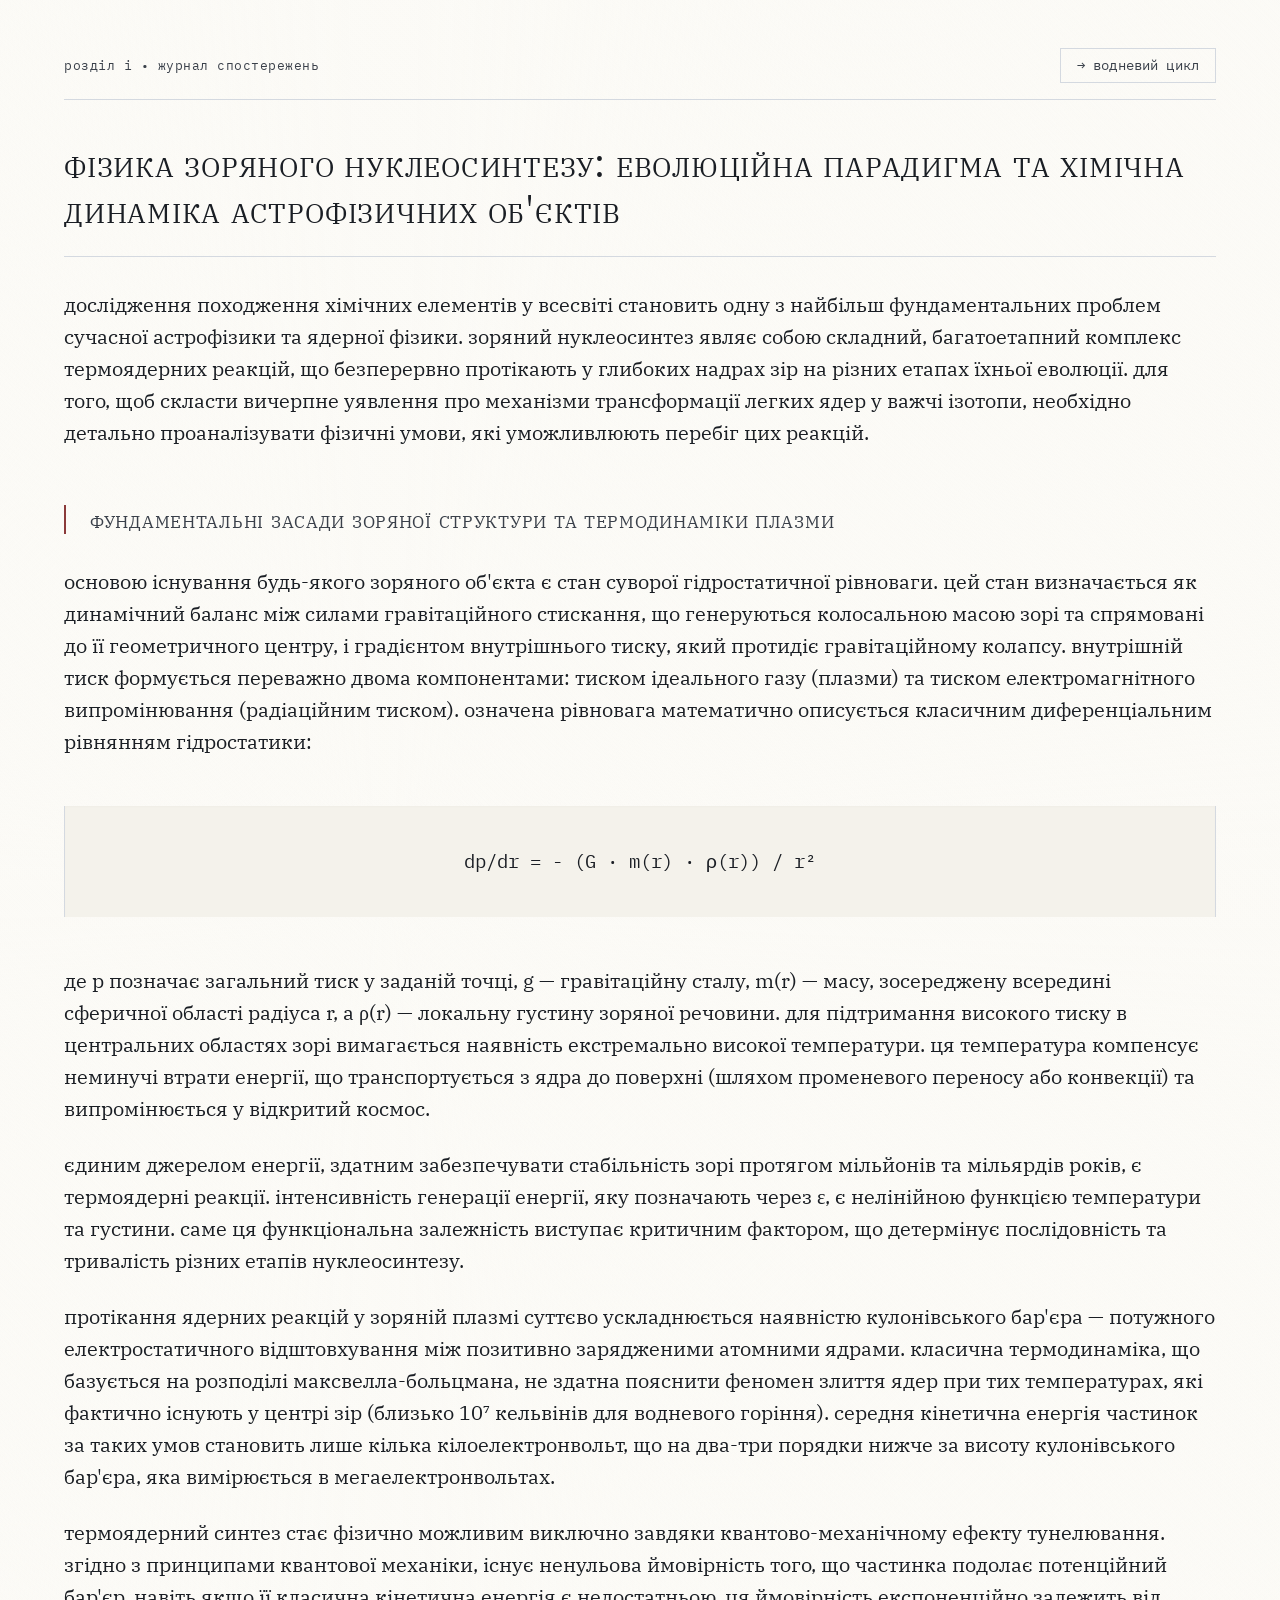
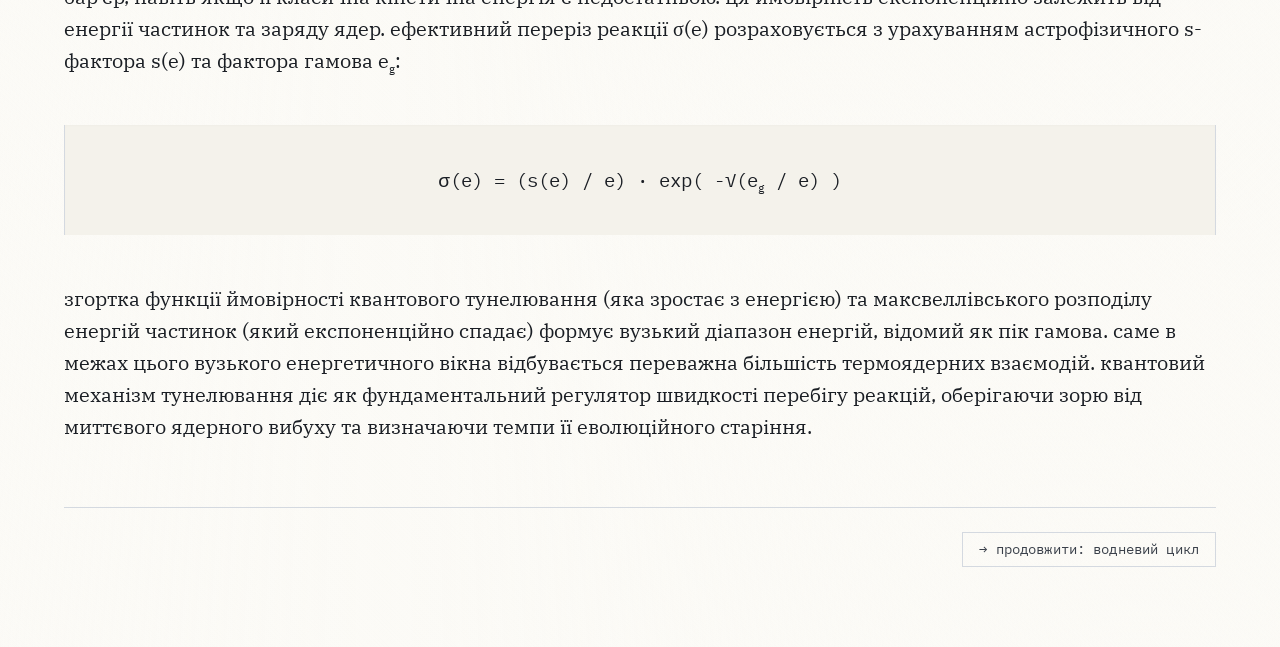
<file: index.html>
<!DOCTYPE html>
<html lang="uk">
<head>
  <meta charset="UTF-8">
  <meta name="viewport" content="width=device-width, initial-scale=1.0, maximum-scale=1.5, user-scalable=yes">
  <title>зоряний нуклеосинтез • обсерваторний журнал</title>
  <link rel="stylesheet" href="style.css">
  <style>
    /* full-width laptop reading — expansive, calm, observatory log */
    body {
      min-height: 100vh;
      display: flex;
      flex-direction: column;
    }
    
    article {
      max-width: 90%;
      width: 1400px;
      margin: 0 auto;
      padding: 3rem 4rem 5rem 4rem;
    }
    
    /* even wider on large laptop screens */
    @media (min-width: 1600px) {
      article {
        max-width: 85%;
        width: 1500px;
        padding: 3.5rem 5rem 6rem 5rem;
      }
    }
    
    @media (min-width: 1920px) {
      article {
        max-width: 80%;
        width: 1600px;
      }
    }
    
    /* two-column reading for very wide screens — still calm, editorial */
    @media (min-width: 1400px) {
      .content-columns {
        column-count: 2;
        column-gap: 3.5rem;
        column-rule: 1px solid var(--rule);
      }
      
      .content-columns p {
        break-inside: avoid;
      }
      
      h2 {
        column-span: all;
      }
      
      .equation-block {
        column-span: all;
      }
    }
    
    .nav-header {
      display: flex;
      justify-content: space-between;
      align-items: baseline;
      margin-bottom: 2.5rem;
      border-bottom: 1px solid var(--rule);
      padding-bottom: 1rem;
    }
    
    .nav-button {
      font-family: 'IBM Plex Mono', monospace;
      font-size: 0.85rem;
      text-transform: lowercase;
      text-decoration: none;
      color: var(--ink-light);
      border: 1px solid var(--rule);
      padding: 0.35rem 1rem;
      border-radius: 0;
      background: transparent;
      transition: border-color 0.15s ease, color 0.15s ease;
      letter-spacing: 0.01em;
    }
    
    .nav-button:hover {
      border-color: var(--accent);
      color: var(--ink);
      text-decoration: none;
    }
    
    .chapter-marker {
      font-family: 'IBM Plex Mono', monospace;
      font-size: 0.8rem;
      color: var(--ink-light);
      text-transform: lowercase;
      letter-spacing: 0.04em;
    }
    
    .intro-graf {
      margin-bottom: 2.5rem;
      font-style: normal;
    }
    
    /* equation blocks — photograph treatment, span full width */
    .equation-block {
      display: block;
      margin: 3rem 0;
      padding: 2.5rem 2rem;
      background-color: var(--equation-bg);
      border-left: 1px solid var(--rule);
      border-right: 1px solid var(--rule);
      font-family: 'IBM Plex Mono', 'STIX Two Math', 'Cambria Math', monospace;
      font-size: 1.2rem;
      text-align: center;
      overflow-x: auto;
      white-space: nowrap;
      box-shadow: inset 0 1px 3px rgba(0,0,0,0.02);
    }
    
    sup, sub {
      font-size: 0.7rem;
      line-height: 0;
    }
    
    .footer-nav {
      margin-top: 4rem;
      padding-top: 1.5rem;
      border-top: 1px solid var(--rule);
      display: flex;
      justify-content: flex-end;
    }
    
    p {
      margin: 0 0 1.5rem 0;
    }
    
    h1 {
      max-width: none;
      margin-bottom: 2rem;
    }
    
    h2 {
      margin-top: 3.5rem;
      margin-bottom: 2rem;
    }
    
    /* first paragraph after h2 — drop cap treatment */
    h2 + p::first-letter {
      font-size: 3.8em;
      float: left;
      line-height: 0.75;
      margin-right: 0.15em;
      margin-top: 0.08em;
      font-weight: 400;
      color: var(--accent);
      font-family: 'IBM Plex Serif', serif;
    }
  </style>
</head>
<body>
  <article>
    <!-- navigation header with button to cycle.html -->
    <div class="nav-header">
      <span class="chapter-marker">розділ і • журнал спостережень</span>
      <a href="cycle.html" class="nav-button">→ водневий цикл</a>
    </div>
    
    <!-- title exactly as in file, lowercase -->
    <h1>фізика зоряного нуклеосинтезу: еволюційна парадигма та хімічна динаміка астрофізичних об'єктів</h1>
    
    <!-- introduction text -->
    <p class="intro-graf">дослідження походження хімічних елементів у всесвіті становить одну з найбільш фундаментальних проблем сучасної астрофізики та ядерної фізики. зоряний нуклеосинтез являє собою складний, багатоетапний комплекс термоядерних реакцій, що безперервно протікають у глибоких надрах зір на різних етапах їхньої еволюції. для того, щоб скласти вичерпне уявлення про механізми трансформації легких ядер у важчі ізотопи, необхідно детально проаналізувати фізичні умови, які уможливлюють перебіг цих реакцій.</p>
    
    <!-- section heading exactly as specified -->
    <h2>фундаментальні засади зоряної структури та термодинаміки плазми</h2>
    
    <div class="content-columns">
      <p>основою існування будь-якого зоряного об'єкта є стан суворої гідростатичної рівноваги. цей стан визначається як динамічний баланс між силами гравітаційного стискання, що генеруються колосальною масою зорі та спрямовані до її геометричного центру, і градієнтом внутрішнього тиску, який протидіє гравітаційному колапсу. внутрішній тиск формується переважно двома компонентами: тиском ідеального газу (плазми) та тиском електромагнітного випромінювання (радіаційним тиском). означена рівновага математично описується класичним диференціальним рівнянням гідростатики:</p>
    </div>
    
    <div class="equation-block">
      dp/dr = - (G · m(r) · ρ(r)) / r²
    </div>
    
    <div class="content-columns">
      <p>де p позначає загальний тиск у заданій точці, g — гравітаційну сталу, m(r) — масу, зосереджену всередині сферичної області радіуса r, а ρ(r) — локальну густину зоряної речовини. для підтримання високого тиску в центральних областях зорі вимагається наявність екстремально високої температури. ця температура компенсує неминучі втрати енергії, що транспортується з ядра до поверхні (шляхом променевого переносу або конвекції) та випромінюється у відкритий космос.</p>
      
      <p>єдиним джерелом енергії, здатним забезпечувати стабільність зорі протягом мільйонів та мільярдів років, є термоядерні реакції. інтенсивність генерації енергії, яку позначають через ε, є нелінійною функцією температури та густини. саме ця функціональна залежність виступає критичним фактором, що детермінує послідовність та тривалість різних етапів нуклеосинтезу.</p>
      
      <p>протікання ядерних реакцій у зоряній плазмі суттєво ускладнюється наявністю кулонівського бар'єра — потужного електростатичного відштовхування між позитивно зарядженими атомними ядрами. класична термодинаміка, що базується на розподілі максвелла-больцмана, не здатна пояснити феномен злиття ядер при тих температурах, які фактично існують у центрі зір (близько 10⁷ кельвінів для водневого горіння). середня кінетична енергія частинок за таких умов становить лише кілька кілоелектронвольт, що на два-три порядки нижче за висоту кулонівського бар'єра, яка вимірюється в мегаелектронвольтах.</p>
      
      <p>термоядерний синтез стає фізично можливим виключно завдяки квантово-механічному ефекту тунелювання. згідно з принципами квантової механіки, існує ненульова ймовірність того, що частинка подолає потенційний бар'єр, навіть якщо її класична кінетична енергія є недостатньою. ця ймовірність експоненційно залежить від енергії частинок та заряду ядер. ефективний переріз реакції σ(e) розраховується з урахуванням астрофізичного s-фактора s(e) та фактора гамова e<sub>g</sub>:</p>
    </div>
    
    <div class="equation-block">
      σ(e) = (s(e) / e) · exp( -√(e<sub>g</sub> / e) )
    </div>
    
    <div class="content-columns">
      <p>згортка функції ймовірності квантового тунелювання (яка зростає з енергією) та максвеллівського розподілу енергій частинок (який експоненційно спадає) формує вузький діапазон енергій, відомий як пік гамова. саме в межах цього вузького енергетичного вікна відбувається переважна більшість термоядерних взаємодій. квантовий механізм тунелювання діє як фундаментальний регулятор швидкості перебігу реакцій, оберігаючи зорю від миттєвого ядерного вибуху та визначаючи темпи її еволюційного старіння.</p>
    </div>
    
    <!-- footer navigation to next chapter -->
    <div class="footer-nav">
      <a href="cycle.html" class="nav-button">→ продовжити: водневий цикл</a>
    </div>
  </article>
</body>
</html>
</file>
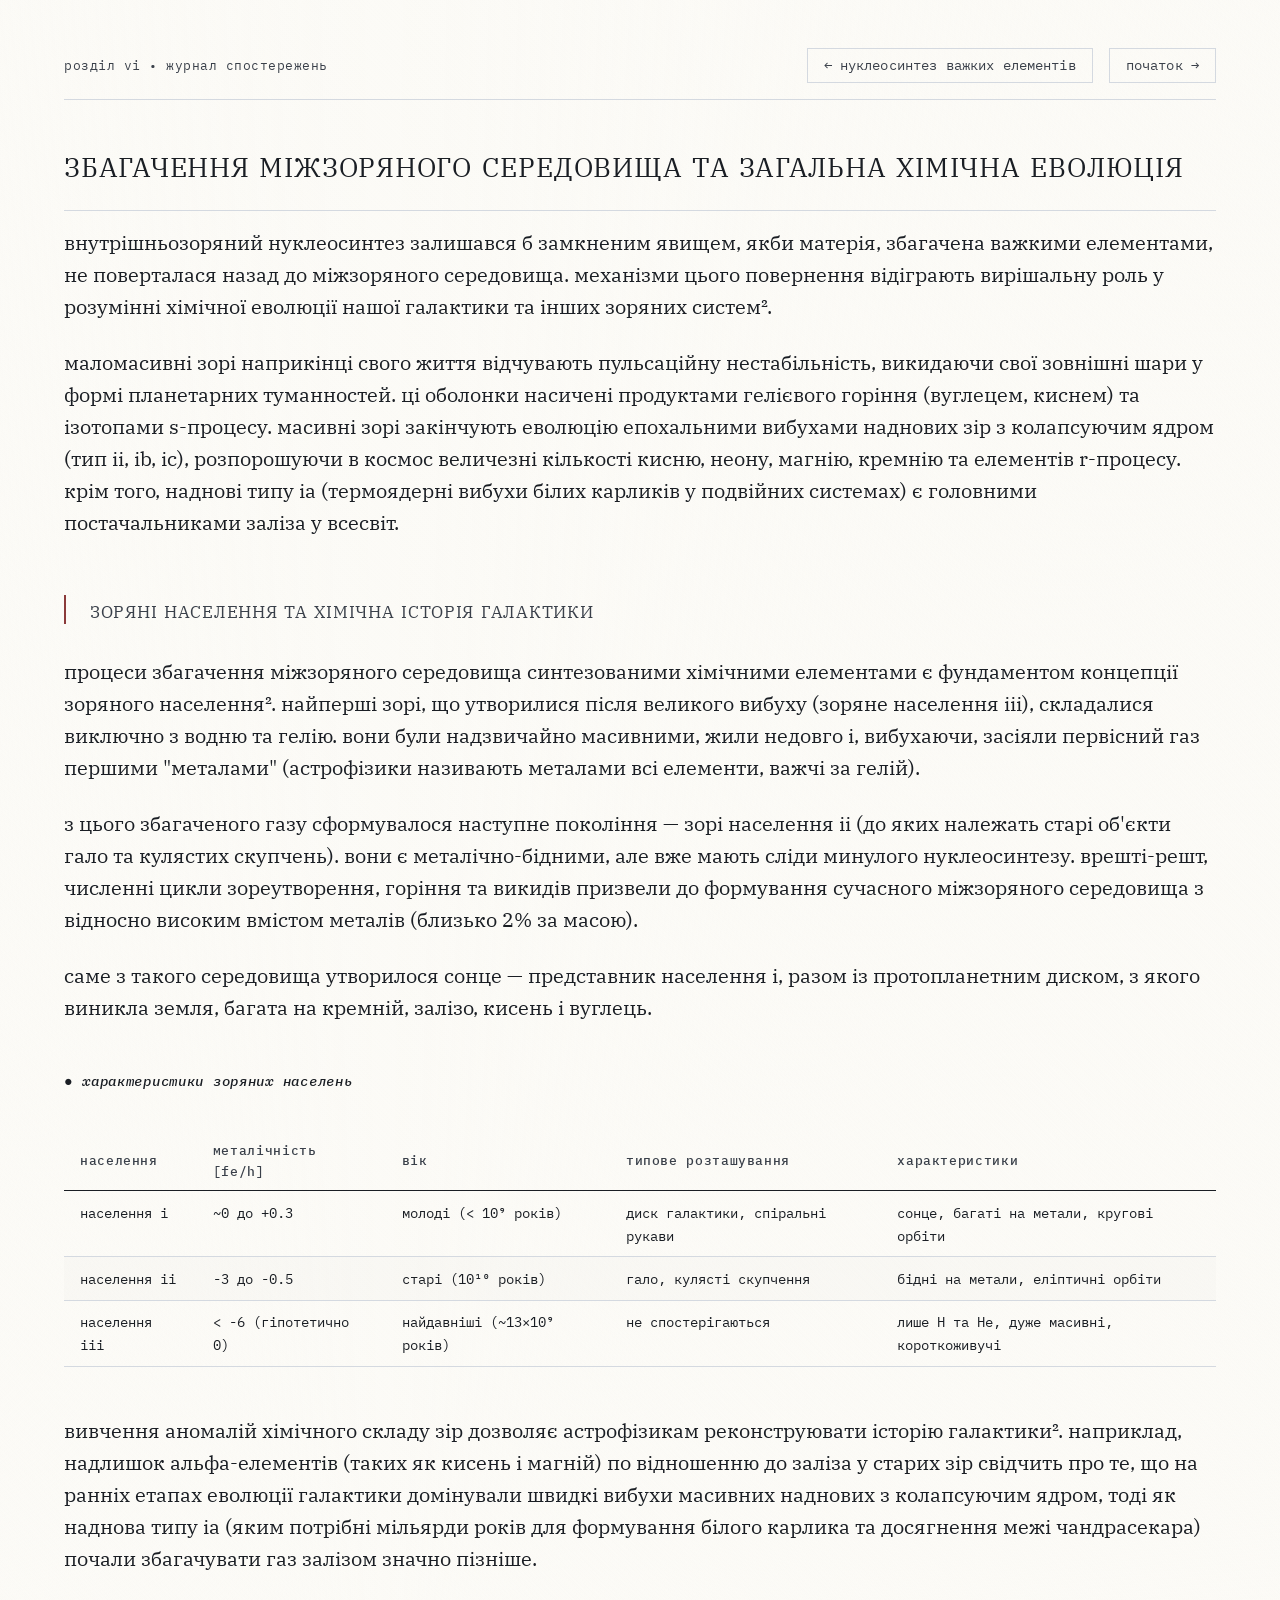
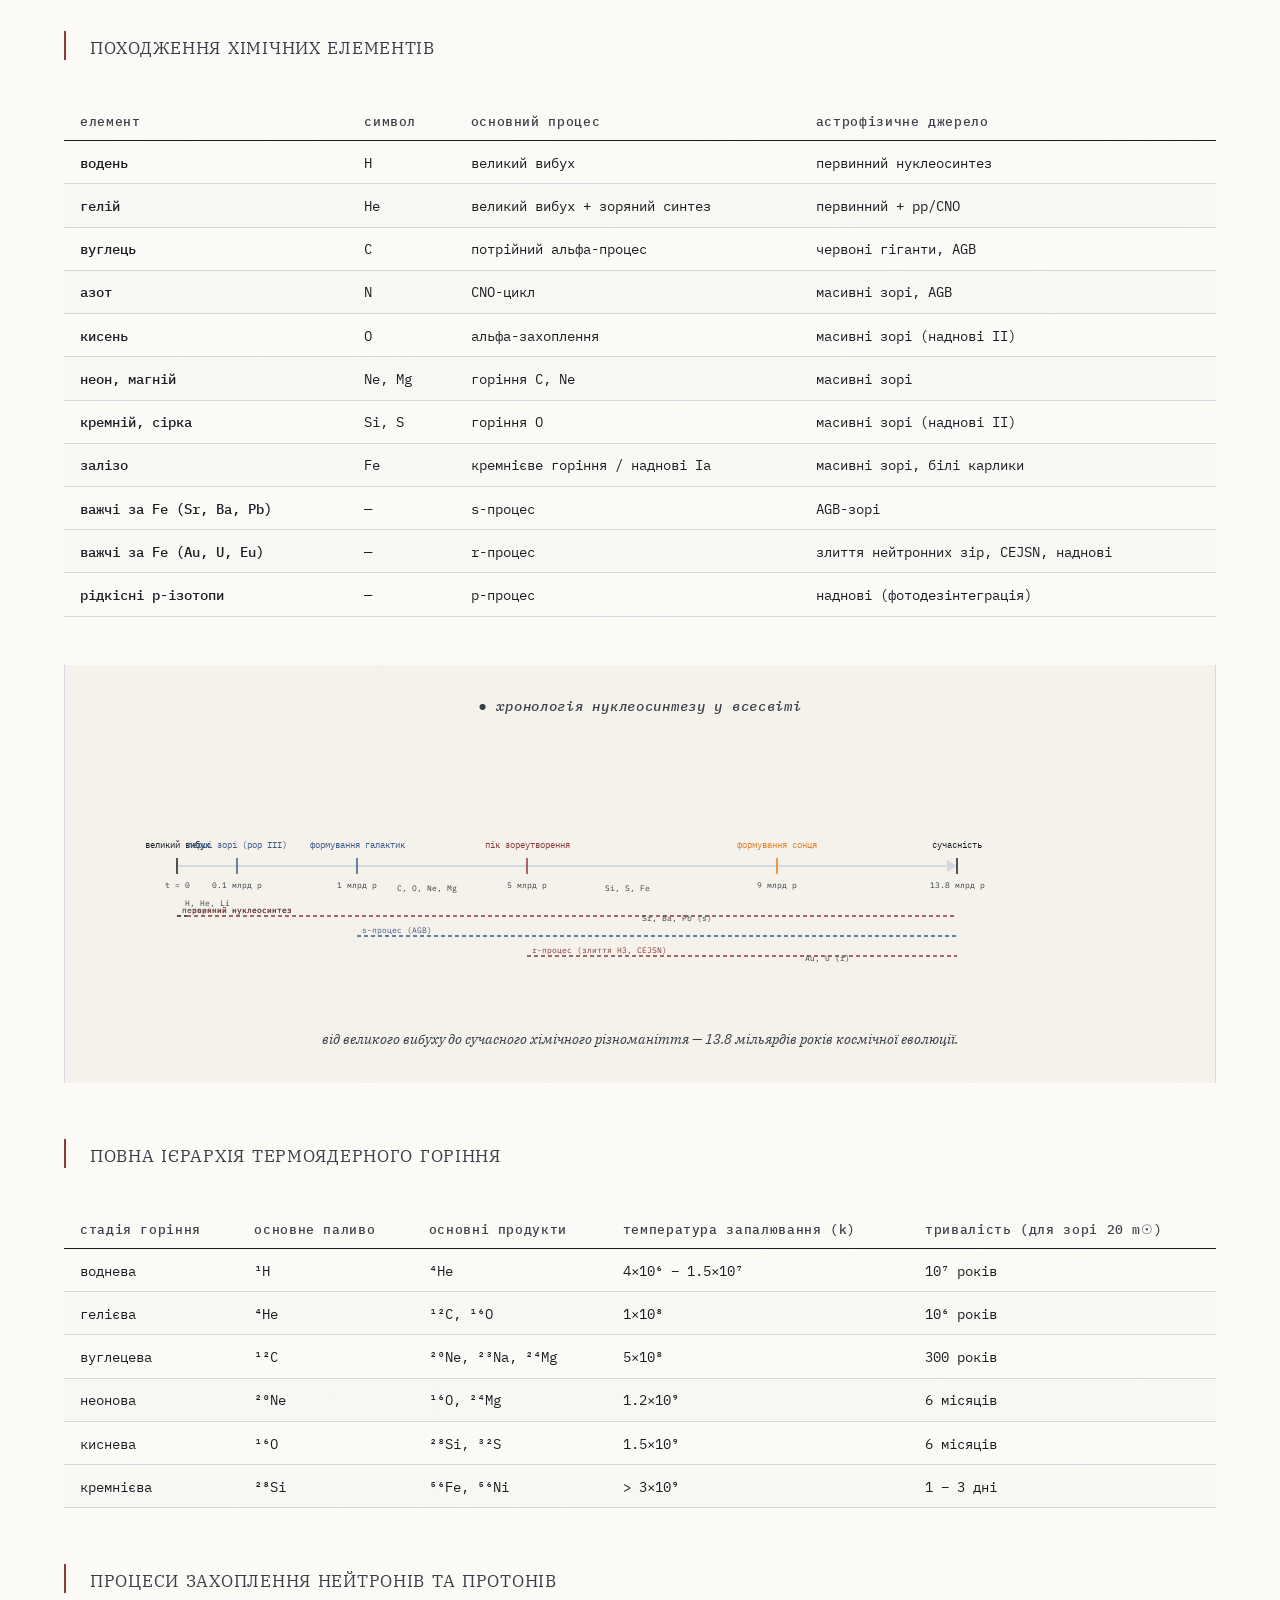
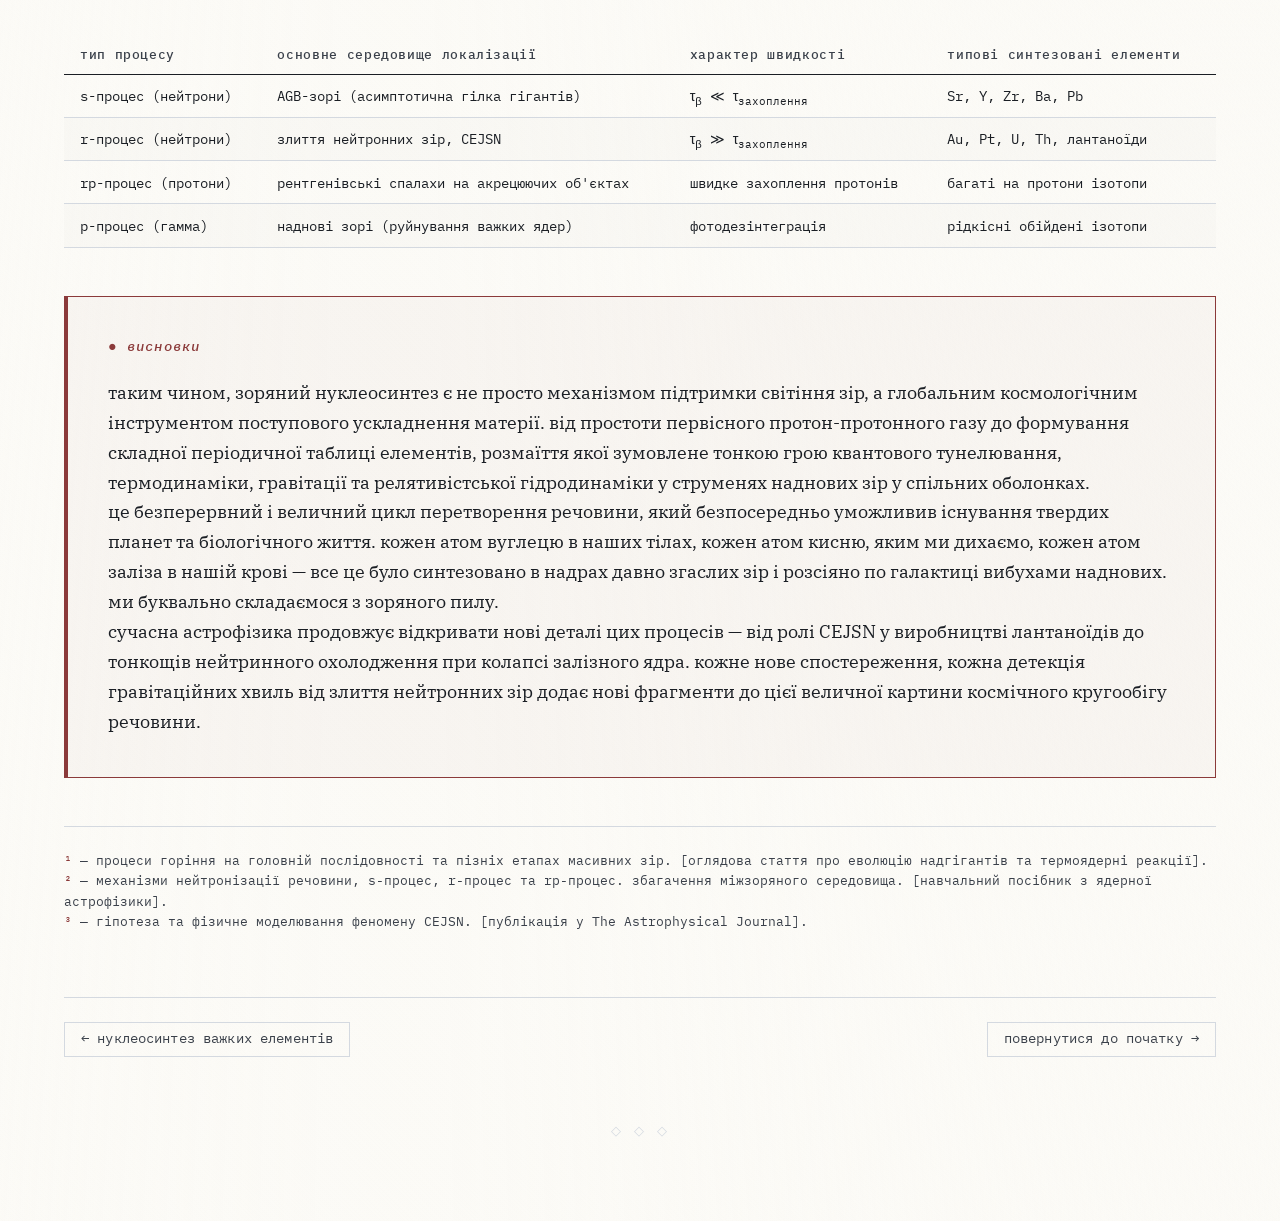
<file: chemical-evolution-and-conclusions.html>
<!DOCTYPE html>
<html lang="uk">
<head>
  <meta charset="UTF-8">
  <meta name="viewport" content="width=device-width, initial-scale=1.0, maximum-scale=1.5, user-scalable=yes">
  <title>хімічна еволюція • зоряний нуклеосинтез</title>
  <link rel="stylesheet" href="style.css">
  <style>
    body {
      min-height: 100vh;
      display: flex;
      flex-direction: column;
    }
    
    article {
      max-width: 90%;
      width: 1400px;
      margin: 0 auto;
      padding: 3rem 4rem 5rem 4rem;
    }
    
    @media (min-width: 1600px) {
      article {
        max-width: 85%;
        width: 1500px;
        padding: 3.5rem 5rem 6rem 5rem;
      }
    }
    
    @media (min-width: 1920px) {
      article {
        max-width: 80%;
        width: 1600px;
      }
    }
    
    @media (min-width: 1400px) {
      .content-columns {
        column-count: 2;
        column-gap: 3.5rem;
        column-rule: 1px solid var(--rule);
      }
      
      .content-columns p {
        break-inside: avoid;
      }
      
      h2, h3 {
        column-span: all;
      }
      
      .conclusion-box,
      .population-table,
      .summary-timeline,
      table {
        column-span: all;
      }
    }
    
    .nav-header {
      display: flex;
      justify-content: space-between;
      align-items: baseline;
      margin-bottom: 2.5rem;
      border-bottom: 1px solid var(--rule);
      padding-bottom: 1rem;
    }
    
    .nav-buttons {
      display: flex;
      gap: 1rem;
    }
    
    .nav-button {
      font-family: 'IBM Plex Mono', monospace;
      font-size: 0.85rem;
      text-transform: lowercase;
      text-decoration: none;
      color: var(--ink-light);
      border: 1px solid var(--rule);
      padding: 0.35rem 1rem;
      border-radius: 0;
      background: transparent;
      transition: border-color 0.15s ease, color 0.15s ease;
      letter-spacing: 0.01em;
      cursor: pointer;
    }
    
    .nav-button:hover {
      border-color: var(--accent);
      color: var(--ink);
      text-decoration: none;
    }
    
    .chapter-marker {
      font-family: 'IBM Plex Mono', monospace;
      font-size: 0.8rem;
      color: var(--ink-light);
      text-transform: lowercase;
      letter-spacing: 0.04em;
    }
    
    /* conclusion box — final statement */
    .conclusion-box {
      margin: 3rem 0;
      padding: 2.5rem;
      background: rgba(139, 58, 58, 0.03);
      border: 1px solid var(--accent);
      border-left-width: 4px;
    }
    
    .conclusion-box h3 {
      font-family: 'IBM Plex Mono', monospace;
      font-size: 0.9rem;
      text-transform: lowercase;
      letter-spacing: 0.08em;
      margin: 0 0 1.5rem 0;
      color: var(--accent);
    }
    
    .conclusion-box p {
      font-size: 1.1rem;
      line-height: 1.7;
      margin-bottom: 0;
    }
    
    .conclusion-box p:last-child {
      margin-bottom: 0;
    }
    
    /* population table styling */
    .population-table {
      margin: 3rem 0;
    }
    
    .population-table h3 {
      font-family: 'IBM Plex Mono', monospace;
      font-size: 0.9rem;
      text-transform: lowercase;
      letter-spacing: 0.05em;
      margin-bottom: 1.5rem;
    }
    
    /* summary timeline */
    .summary-timeline {
      margin: 3rem 0;
      padding: 2rem;
      background-color: var(--equation-bg);
      border-left: 1px solid var(--rule);
      border-right: 1px solid var(--rule);
    }
    
    .summary-timeline h3 {
      font-family: 'IBM Plex Mono', monospace;
      font-size: 0.9rem;
      text-transform: lowercase;
      letter-spacing: 0.05em;
      margin: 0 0 2rem 0;
      text-align: center;
      color: var(--ink-light);
    }
    
    .timeline-canvas {
      display: block;
      width: 100%;
      max-width: 900px;
      margin: 0 auto;
    }
    
    /* tables */
    table {
      width: 100%;
      margin: 2.5rem 0;
      border-collapse: collapse;
      font-size: 0.9rem;
      font-family: 'IBM Plex Mono', 'IBM Plex Sans', sans-serif;
      text-align: left;
    }
    
    th {
      font-weight: 500;
      text-transform: lowercase;
      letter-spacing: 0.05em;
      font-size: 0.8rem;
      color: var(--ink-light);
      padding: 0.75rem 1rem 0.5rem 1rem;
      border-bottom: 1px solid var(--ink);
    }
    
    td {
      padding: 0.6rem 1rem;
      border-bottom: 1px solid var(--rule);
      vertical-align: top;
    }
    
    tr:nth-child(even) td {
      background-color: rgba(0,0,0,0.01);
    }
    
    /* elemental origin table — special styling */
    .origin-table th:first-child,
    .origin-table td:first-child {
      font-weight: 500;
    }
    
    sup, sub {
      font-size: 0.7rem;
      line-height: 0;
    }
    
    .footer-nav {
      margin-top: 4rem;
      padding-top: 1.5rem;
      border-top: 1px solid var(--rule);
      display: flex;
      justify-content: space-between;
    }
    
    p {
      margin: 0 0 1.5rem 0;
    }
    
    h1 {
      max-width: none;
      margin-bottom: 1rem;
    }
    
    h2 {
      margin-top: 3.5rem;
      margin-bottom: 2rem;
    }
    
    h3 {
      margin-top: 2.5rem;
      margin-bottom: 1.5rem;
      font-family: 'IBM Plex Serif', serif;
      font-weight: 500;
      font-style: italic;
    }
    
    h2 + p::first-letter {
      font-size: 3.8em;
      float: left;
      line-height: 0.75;
      margin-right: 0.15em;
      margin-top: 0.08em;
      font-weight: 400;
      color: var(--accent);
      font-family: 'IBM Plex Serif', serif;
    }
    
    /* element tag styling */
    .element-tag {
      display: inline-block;
      font-family: 'IBM Plex Mono', monospace;
      font-size: 0.8rem;
      padding: 0.1rem 0.4rem;
      margin: 0 0.2rem;
      background: rgba(139, 58, 58, 0.08);
      border-radius: 0;
    }
    
    /* final flourish */
    .end-mark {
      text-align: center;
      margin-top: 4rem;
      font-family: 'IBM Plex Mono', monospace;
      font-size: 0.8rem;
      color: var(--rule);
      letter-spacing: 0.2em;
    }
  </style>
</head>
<body>
  <article>
    <!-- navigation header -->
    <div class="nav-header">
      <span class="chapter-marker">розділ vi • журнал спостережень</span>
      <div class="nav-buttons">
        <a href="nucleosis.html" class="nav-button">← нуклеосинтез важких елементів</a>
        <a href="index.html" class="nav-button">початок →</a>
      </div>
    </div>
    
    <!-- title -->
    <h1>збагачення міжзоряного середовища та загальна хімічна еволюція</h1>
    
    <div class="content-columns">
      <p>внутрішньозоряний нуклеосинтез залишався б замкненим явищем, якби матерія, збагачена важкими елементами, не поверталася назад до міжзоряного середовища. механізми цього повернення відіграють вирішальну роль у розумінні хімічної еволюції нашої галактики та інших зоряних систем².</p>
      
      <p>маломасивні зорі наприкінці свого життя відчувають пульсаційну нестабільність, викидаючи свої зовнішні шари у формі планетарних туманностей. ці оболонки насичені продуктами гелієвого горіння (вуглецем, киснем) та ізотопами s-процесу. масивні зорі закінчують еволюцію епохальними вибухами наднових зір з колапсуючим ядром (тип іі, іb, іс), розпорошуючи в космос величезні кількості кисню, неону, магнію, кремнію та елементів r-процесу. крім того, наднові типу іа (термоядерні вибухи білих карликів у подвійних системах) є головними постачальниками заліза у всесвіт.</p>
    </div>
    
    <!-- STELLAR POPULATIONS -->
    <h2>зоряні населення та хімічна історія галактики</h2>
    
    <div class="content-columns">
      <p>процеси збагачення міжзоряного середовища синтезованими хімічними елементами є фундаментом концепції зоряного населення². найперші зорі, що утворилися після великого вибуху (зоряне населення iii), складалися виключно з водню та гелію. вони були надзвичайно масивними, жили недовго і, вибухаючи, засіяли первісний газ першими "металами" (астрофізики називають металами всі елементи, важчі за гелій).</p>
      
      <p>з цього збагаченого газу сформувалося наступне покоління — зорі населення іі (до яких належать старі об'єкти гало та кулястих скупчень). вони є металічно-бідними, але вже мають сліди минулого нуклеосинтезу. врешті-решт, численні цикли зореутворення, горіння та викидів призвели до формування сучасного міжзоряного середовища з відносно високим вмістом металів (близько 2% за масою).</p>
      
      <p>саме з такого середовища утворилося сонце — представник населення і, разом із протопланетним диском, з якого виникла земля, багата на кремній, залізо, кисень і вуглець.</p>
    </div>
    
    <!-- POPULATION TABLE -->
    <div class="population-table">
      <h3>● характеристики зоряних населень</h3>
      <table>
        <thead>
          <tr>
            <th>населення</th>
            <th>металічність [Fe/H]</th>
            <th>вік</th>
            <th>типове розташування</th>
            <th>характеристики</th>
          </tr>
        </thead>
        <tbody>
          <tr>
            <td>населення і</td>
            <td>~0 до +0.3</td>
            <td>молоді (&lt; 10⁹ років)</td>
            <td>диск галактики, спіральні рукави</td>
            <td>сонце, багаті на метали, кругові орбіти</td>
          </tr>
          <tr>
            <td>населення іі</td>
            <td>-3 до -0.5</td>
            <td>старі (10¹⁰ років)</td>
            <td>гало, кулясті скупчення</td>
            <td>бідні на метали, еліптичні орбіти</td>
          </tr>
          <tr>
            <td>населення ііі</td>
            <td>&lt; -6 (гіпотетично 0)</td>
            <td>найдавніші (~13×10⁹ років)</td>
            <td>не спостерігаються</td>
            <td>лише H та He, дуже масивні, короткоживучі</td>
          </tr>
        </tbody>
      </table>
    </div>
    
    <div class="content-columns">
      <p>вивчення аномалій хімічного складу зір дозволяє астрофізикам реконструювати історію галактики². наприклад, надлишок альфа-елементів (таких як кисень і магній) по відношенню до заліза у старих зір свідчить про те, що на ранніх етапах еволюції галактики домінували швидкі вибухи масивних наднових з колапсуючим ядром, тоді як наднова типу іа (яким потрібні мільярди років для формування білого карлика та досягнення межі чандрасекара) почали збагачувати газ залізом значно пізніше.</p>
    </div>
    
    <!-- ORIGIN OF ELEMENTS TABLE -->
    <h2>походження хімічних елементів</h2>
    
    <table class="origin-table">
      <thead>
        <tr>
          <th>елемент</th>
          <th>символ</th>
          <th>основний процес</th>
          <th>астрофізичне джерело</th>
        </tr>
      </thead>
      <tbody>
        <tr><td>водень</td><td>H</td><td>великий вибух</td><td>первинний нуклеосинтез</td></tr>
        <tr><td>гелій</td><td>He</td><td>великий вибух + зоряний синтез</td><td>первинний + pp/CNO</td></tr>
        <tr><td>вуглець</td><td>C</td><td>потрійний альфа-процес</td><td>червоні гіганти, AGB</td></tr>
        <tr><td>азот</td><td>N</td><td>CNO-цикл</td><td>масивні зорі, AGB</td></tr>
        <tr><td>кисень</td><td>O</td><td>альфа-захоплення</td><td>масивні зорі (наднові II)</td></tr>
        <tr><td>неон, магній</td><td>Ne, Mg</td><td>горіння C, Ne</td><td>масивні зорі</td></tr>
        <tr><td>кремній, сірка</td><td>Si, S</td><td>горіння O</td><td>масивні зорі (наднові II)</td></tr>
        <tr><td>залізо</td><td>Fe</td><td>кремнієве горіння / наднові Ia</td><td>масивні зорі, білі карлики</td></tr>
        <tr><td>важчі за Fe (Sr, Ba, Pb)</td><td>—</td><td>s-процес</td><td>AGB-зорі</td></tr>
        <tr><td>важчі за Fe (Au, U, Eu)</td><td>—</td><td>r-процес</td><td>злиття нейтронних зір, CEJSN, наднові</td></tr>
        <tr><td>рідкісні p-ізотопи</td><td>—</td><td>p-процес</td><td>наднові (фотодезінтеграція)</td></tr>
      </tbody>
    </table>
    
    <!-- SUMMARY TIMELINE VISUALIZATION -->
    <div class="summary-timeline">
      <h3>● хронологія нуклеосинтезу у всесвіті</h3>
      <canvas id="timelineCanvas" width="900" height="250"></canvas>
      <div style="text-align: center; margin-top: 1.5rem; font-family: 'IBM Plex Serif', serif; font-size: 0.85rem; color: var(--ink-light); font-style: italic;">
        від великого вибуху до сучасного хімічного різноманіття — 13.8 мільярдів років космічної еволюції.
      </div>
    </div>
    
    <!-- COMPLETE BURNING STAGES SUMMARY TABLE -->
    <h2>повна ієрархія термоядерного горіння</h2>
    
    <table>
      <thead>
        <tr>
          <th>стадія горіння</th>
          <th>основне паливо</th>
          <th>основні продукти</th>
          <th>температура запалювання (K)</th>
          <th>тривалість (для зорі 20 M☉)</th>
        </tr>
      </thead>
      <tbody>
        <tr><td>воднева</td><td>¹H</td><td>⁴He</td><td>4×10⁶ – 1.5×10⁷</td><td>10⁷ років</td></tr>
        <tr><td>гелієва</td><td>⁴He</td><td>¹²C, ¹⁶O</td><td>1×10⁸</td><td>10⁶ років</td></tr>
        <tr><td>вуглецева</td><td>¹²C</td><td>²⁰Ne, ²³Na, ²⁴Mg</td><td>5×10⁸</td><td>300 років</td></tr>
        <tr><td>неонова</td><td>²⁰Ne</td><td>¹⁶O, ²⁴Mg</td><td>1.2×10⁹</td><td>6 місяців</td></tr>
        <tr><td>киснева</td><td>¹⁶O</td><td>²⁸Si, ³²S</td><td>1.5×10⁹</td><td>6 місяців</td></tr>
        <tr><td>кремнієва</td><td>²⁸Si</td><td>⁵⁶Fe, ⁵⁶Ni</td><td>&gt; 3×10⁹</td><td>1 – 3 дні</td></tr>
      </tbody>
    </table>
    
    <!-- NEUTRON CAPTURE PROCESSES SUMMARY -->
    <h2>процеси захоплення нейтронів та протонів</h2>
    
    <table>
      <thead>
        <tr>
          <th>тип процесу</th>
          <th>основне середовище локалізації</th>
          <th>характер швидкості</th>
          <th>типові синтезовані елементи</th>
        </tr>
      </thead>
      <tbody>
        <tr><td>s-процес (нейтрони)</td><td>AGB-зорі (асимптотична гілка гігантів)</td><td>τ<sub>β</sub> ≪ τ<sub>захоплення</sub></td><td>Sr, Y, Zr, Ba, Pb</td></tr>
        <tr><td>r-процес (нейтрони)</td><td>злиття нейтронних зір, CEJSN</td><td>τ<sub>β</sub> ≫ τ<sub>захоплення</sub></td><td>Au, Pt, U, Th, лантаноїди</td></tr>
        <tr><td>rp-процес (протони)</td><td>рентгенівські спалахи на акрецюючих об'єктах</td><td>швидке захоплення протонів</td><td>багаті на протони ізотопи</td></tr>
        <tr><td>p-процес (гамма)</td><td>наднові зорі (руйнування важких ядер)</td><td>фотодезінтеграція</td><td>рідкісні обійдені ізотопи</td></tr>
      </tbody>
    </table>
    
    <!-- CONCLUSIONS -->
    <div class="conclusion-box">
      <h3>● висновки</h3>
      <div class="content-columns">
        <p>таким чином, зоряний нуклеосинтез є не просто механізмом підтримки світіння зір, а глобальним космологічним інструментом поступового ускладнення матерії. від простоти первісного протон-протонного газу до формування складної періодичної таблиці елементів, розмаїття якої зумовлене тонкою грою квантового тунелювання, термодинаміки, гравітації та релятивістської гідродинаміки у струменях наднових зір у спільних оболонках.</p>
        
        <p>це безперервний і величний цикл перетворення речовини, який безпосередньо уможливив існування твердих планет та біологічного життя. кожен атом вуглецю в наших тілах, кожен атом кисню, яким ми дихаємо, кожен атом заліза в нашій крові — все це було синтезовано в надрах давно згаслих зір і розсіяно по галактиці вибухами наднових. ми буквально складаємося з зоряного пилу.</p>
        
        <p>сучасна астрофізика продовжує відкривати нові деталі цих процесів — від ролі CEJSN у виробництві лантаноїдів до тонкощів нейтринного охолодження при колапсі залізного ядра. кожне нове спостереження, кожна детекція гравітаційних хвиль від злиття нейтронних зір додає нові фрагменти до цієї величної картини космічного кругообігу речовини.</p>
      </div>
    </div>
    
    <!-- GLOSSARY REFERENCES -->
    <div style="margin-top: 3rem; padding-top: 1.5rem; border-top: 1px solid var(--rule);">
      <p style="font-family: 'IBM Plex Mono', monospace; font-size: 0.8rem; color: var(--ink-light);">
        <span style="color: var(--accent);">¹</span> — процеси горіння на головній послідовності та пізніх етапах масивних зір. [оглядова стаття про еволюцію надгігантів та термоядерні реакції].<br>
        <span style="color: var(--accent);">²</span> — механізми нейтронізації речовини, s-процес, r-процес та rp-процес. збагачення міжзоряного середовища. [навчальний посібник з ядерної астрофізики].<br>
        <span style="color: var(--accent);">³</span> — гіпотеза та фізичне моделювання феномену CEJSN. [публікація у The Astrophysical Journal].
      </p>
    </div>
    
    <!-- footer navigation -->
    <div class="footer-nav">
      <a href="nucleosis.html" class="nav-button">← нуклеосинтез важких елементів</a>
      <a href="index.html" class="nav-button">повернутися до початку →</a>
    </div>
    
    <div class="end-mark">
      ◇ ◇ ◇
    </div>
  </article>
  
  <script>
    (function() {
      'use strict';
      
      const canvas = document.getElementById('timelineCanvas');
      const ctx = canvas.getContext('2d');
      
      function drawTimeline() {
        ctx.clearRect(0, 0, 900, 250);
        
        const cx = 80;
        const cy = 120;
        const width = 780;
        
        // main timeline arrow
        ctx.beginPath();
        ctx.moveTo(cx, cy);
        ctx.lineTo(cx + width, cy);
        ctx.strokeStyle = '#d4d9e0';
        ctx.lineWidth = 2;
        ctx.stroke();
        
        // arrowhead
        ctx.beginPath();
        ctx.moveTo(cx + width, cy);
        ctx.lineTo(cx + width - 10, cy - 6);
        ctx.lineTo(cx + width - 10, cy + 6);
        ctx.closePath();
        ctx.fillStyle = '#d4d9e0';
        ctx.fill();
        
        // time markers
        const events = [
          { time: 0, label: 'великий вибух', x: cx, color: '#1a1e24' },
          { time: 0.1, label: 'перші зорі (pop III)', x: cx + 60, color: '#3a5a8b' },
          { time: 1, label: 'формування галактик', x: cx + 180, color: '#3a5a8b' },
          { time: 5, label: 'пік зореутворення', x: cx + 350, color: '#8b3a3a' },
          { time: 9, label: 'формування сонця', x: cx + 600, color: '#e67e22' },
          { time: 13.8, label: 'сучасність', x: cx + width, color: '#1a1e24' }
        ];
        
        events.forEach(event => {
          // vertical tick
          ctx.beginPath();
          ctx.moveTo(event.x, cy - 8);
          ctx.lineTo(event.x, cy + 8);
          ctx.strokeStyle = event.color;
          ctx.lineWidth = 1.5;
          ctx.stroke();
          
          // label
          ctx.font = '9px "IBM Plex Mono", monospace';
          ctx.fillStyle = event.color;
          ctx.textAlign = 'center';
          ctx.fillText(event.label, event.x, cy - 18);
          
          // time annotation
          if (event.time > 0 && event.time < 13.8) {
            ctx.font = '8px "IBM Plex Mono", monospace';
            ctx.fillStyle = '#3a404a';
            ctx.fillText(event.time + ' млрд р', event.x, cy + 22);
          } else if (event.time === 0) {
            ctx.font = '8px "IBM Plex Mono", monospace';
            ctx.fillStyle = '#3a404a';
            ctx.fillText('t = 0', event.x, cy + 22);
          } else {
            ctx.font = '8px "IBM Plex Mono", monospace';
            ctx.fillStyle = '#3a404a';
            ctx.fillText('13.8 млрд р', event.x, cy + 22);
          }
        });
        
        // nucleosynthesis epochs below timeline
        const epochs = [
          { start: cx, end: cx + 10, label: 'первинний нуклеосинтез', color: '#1a1e24', y: 170 },
          { start: cx + 10, end: cx + width, label: 'зоряний нуклеосинтез', color: '#8b3a3a', y: 170 },
          { start: cx + 180, end: cx + width, label: 's-процес (AGB)', color: '#3a5a8b', y: 190 },
          { start: cx + 350, end: cx + width, label: 'r-процес (злиття НЗ, CEJSN)', color: '#8b3a3a', y: 210 }
        ];
        
        epochs.forEach(epoch => {
          ctx.beginPath();
          ctx.moveTo(epoch.start, epoch.y);
          ctx.lineTo(epoch.end, epoch.y);
          ctx.strokeStyle = epoch.color;
          ctx.lineWidth = 1.5;
          ctx.setLineDash([4, 3]);
          ctx.stroke();
          ctx.setLineDash([]);
          
          ctx.font = '8px "IBM Plex Mono", monospace';
          ctx.fillStyle = epoch.color;
          ctx.textAlign = 'left';
          ctx.fillText(epoch.label, epoch.start + 5, epoch.y - 3);
        });
        
        // element emergence markers
        ctx.font = '8px "IBM Plex Mono", monospace';
        ctx.fillStyle = '#3a404a';
        ctx.textAlign = 'center';
        ctx.fillText('H, He, Li', cx + 30, 160);
        ctx.fillText('C, O, Ne, Mg', cx + 250, 145);
        ctx.fillText('Si, S, Fe', cx + 450, 145);
        ctx.fillText('Sr, Ba, Pb (s)', cx + 500, 175);
        ctx.fillText('Au, U (r)', cx + 650, 215);
      }
      
      drawTimeline();
      
      window.addEventListener('resize', function() {
        drawTimeline();
      });
    })();
  </script>
</body>
</html>
</file>
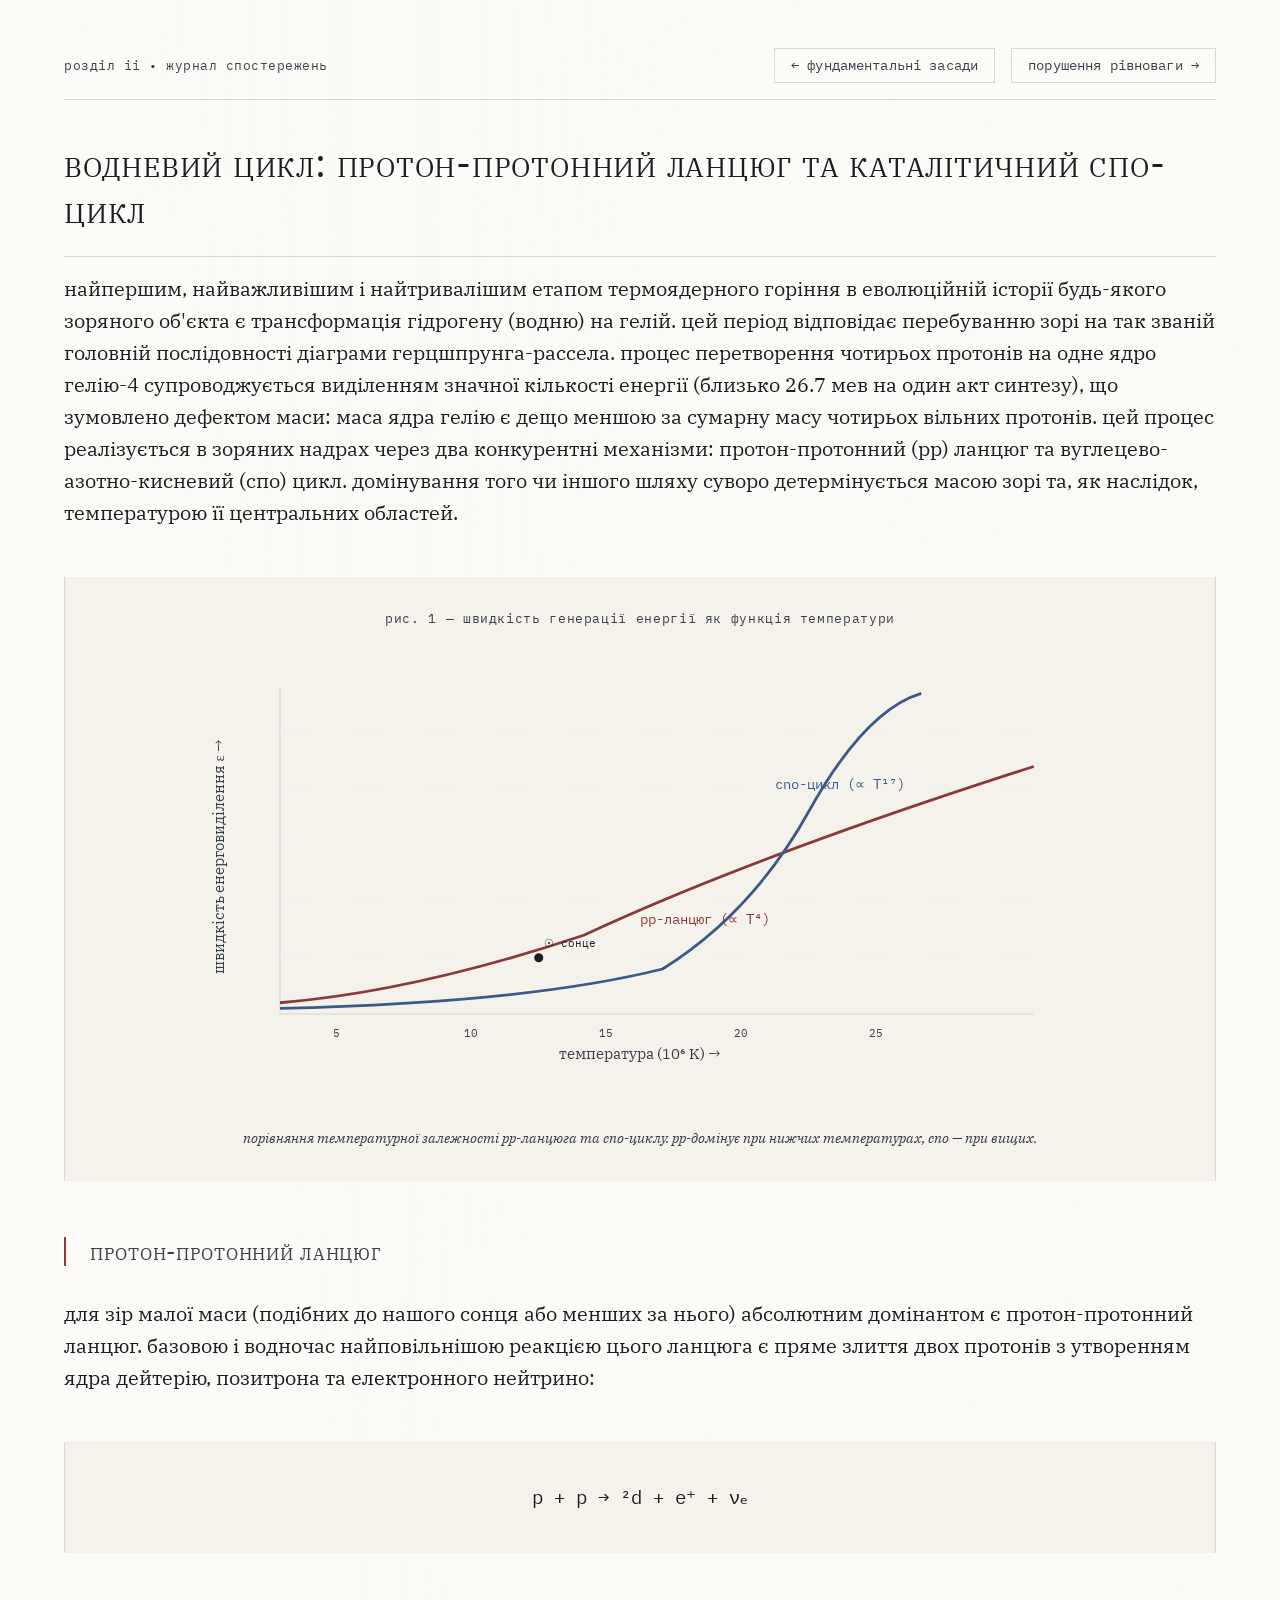
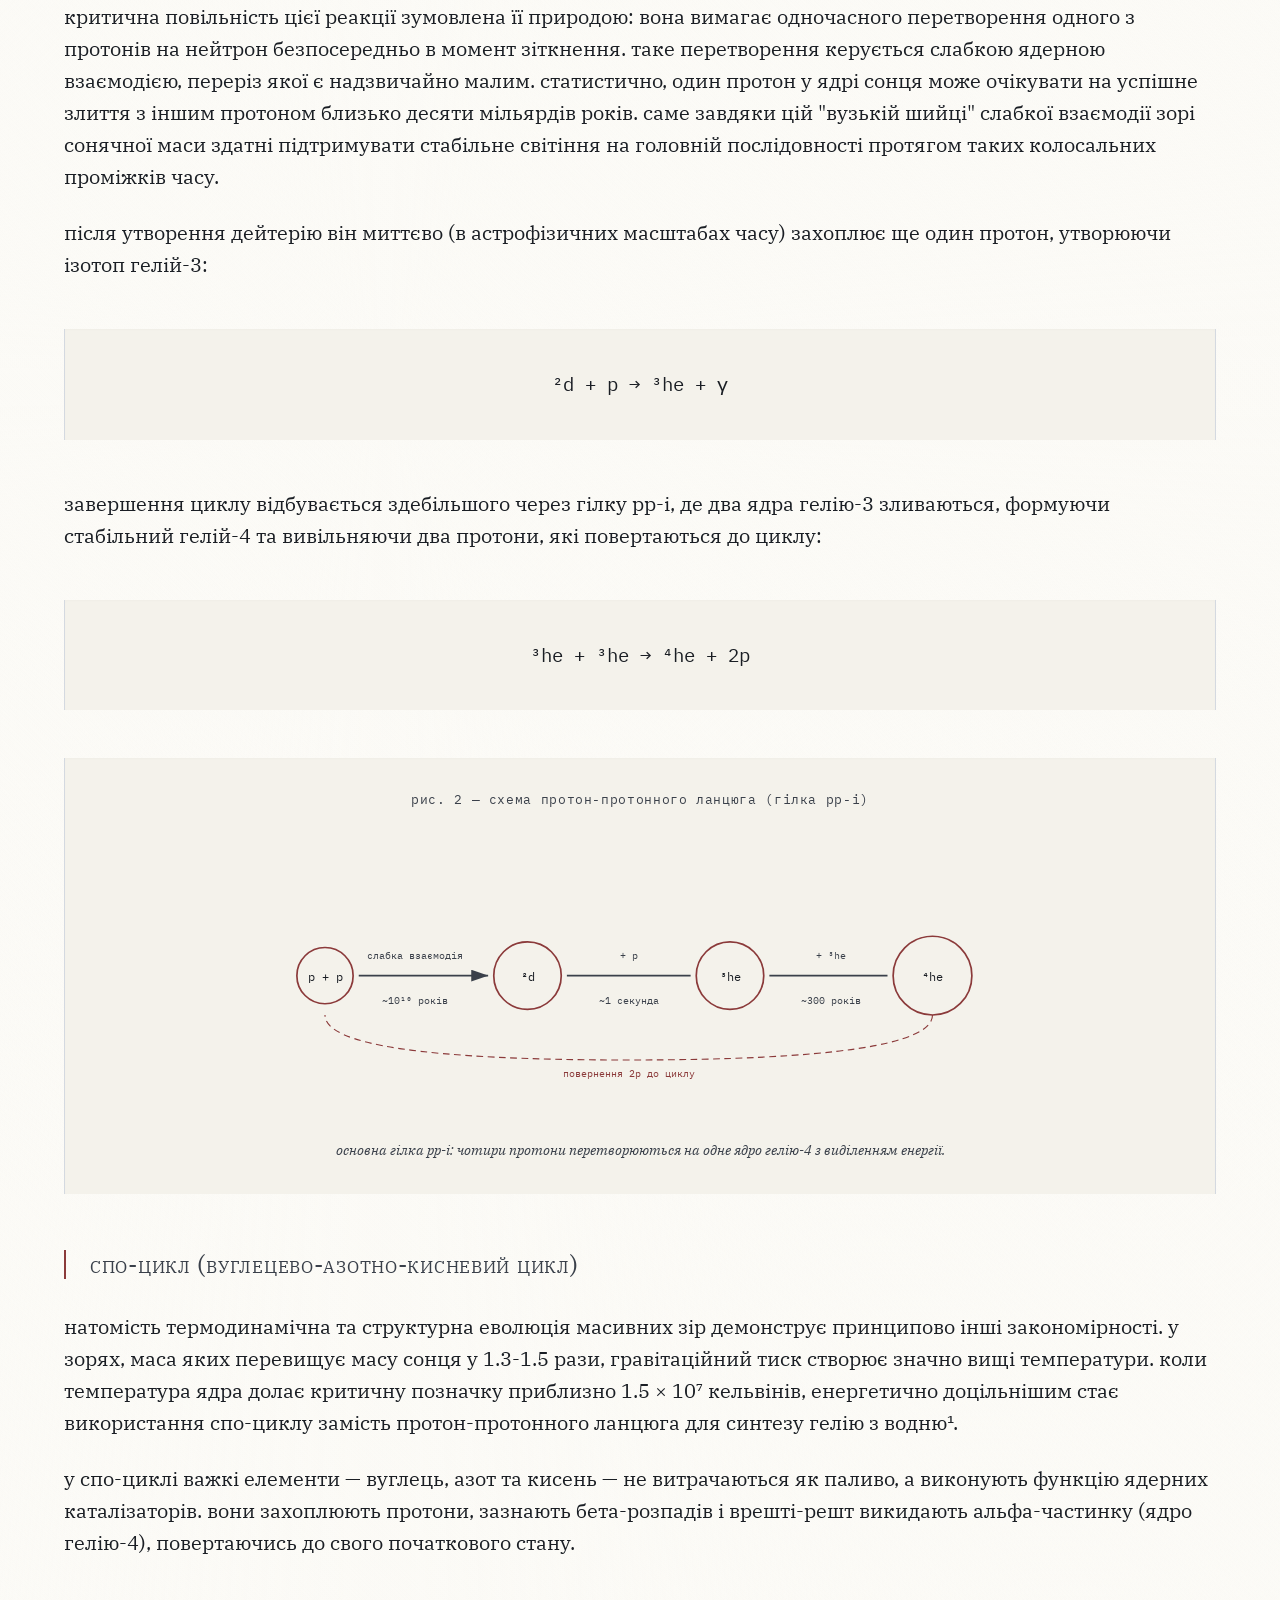
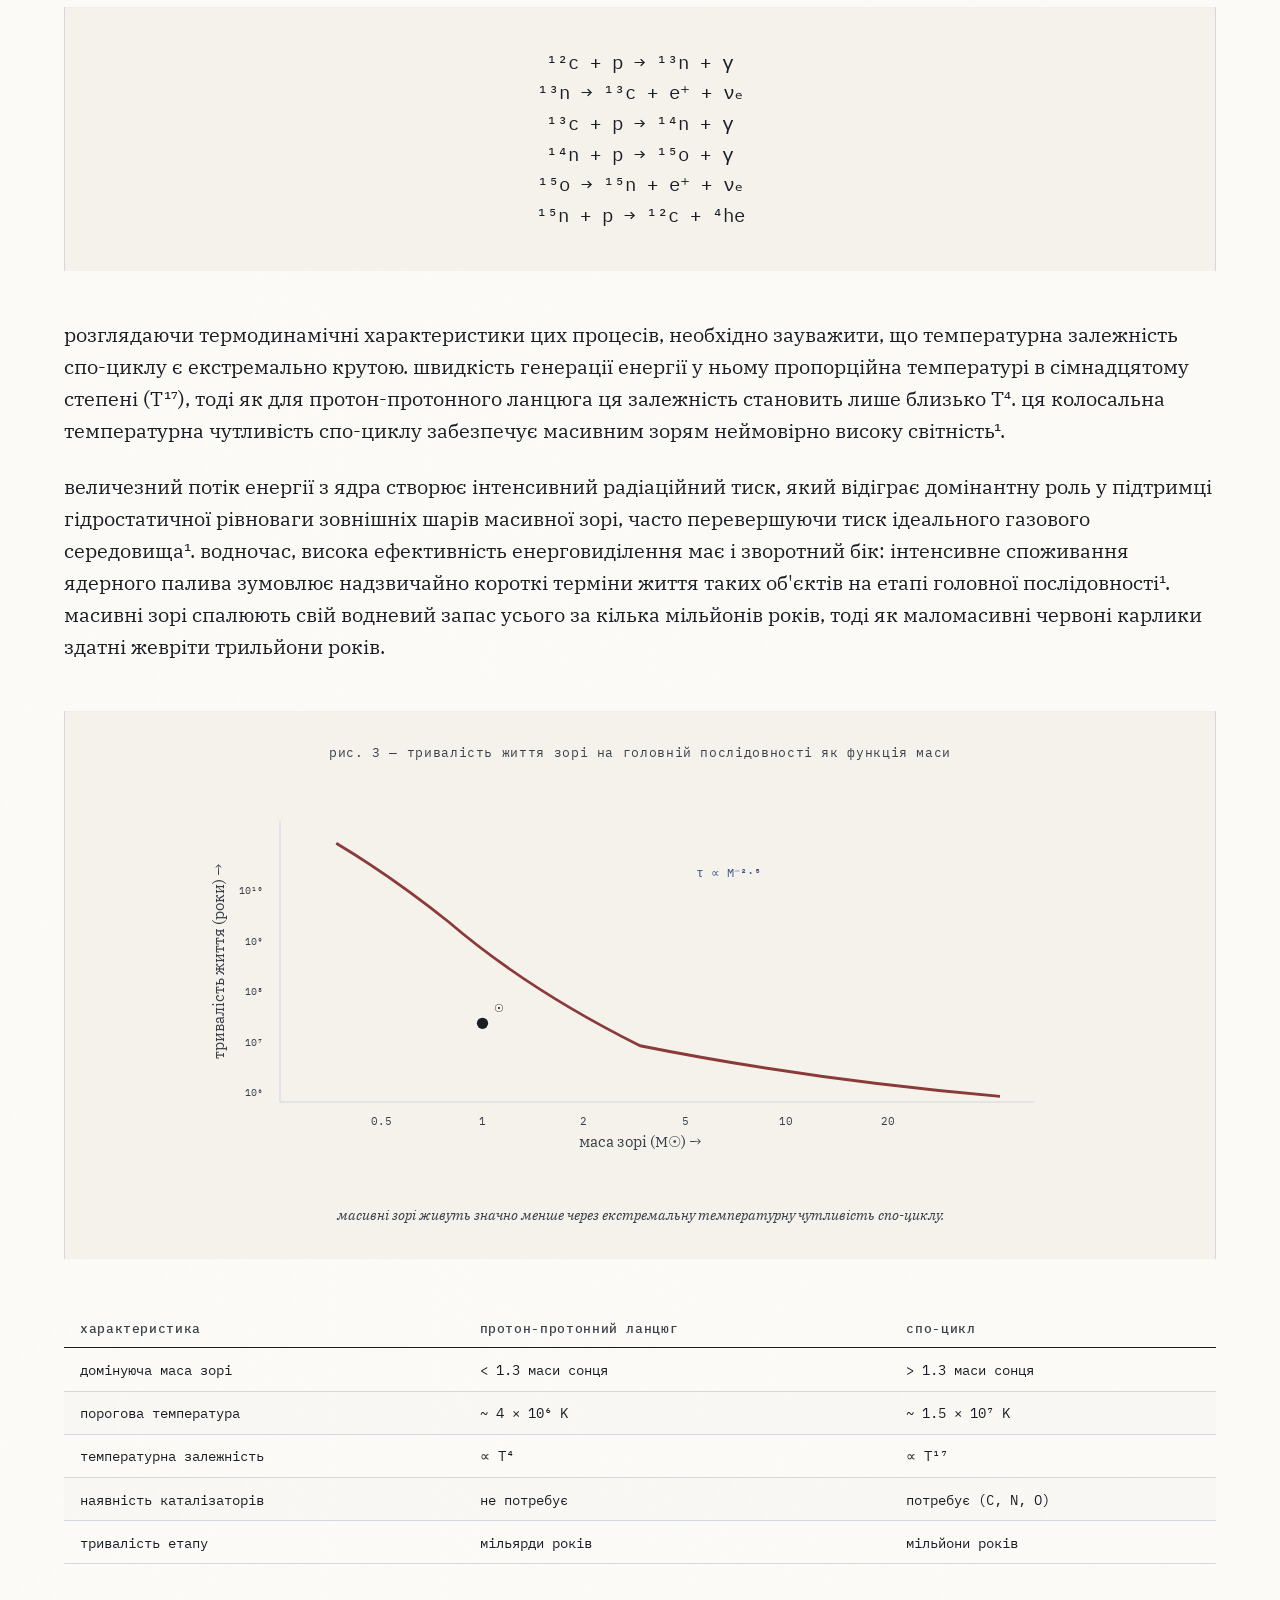
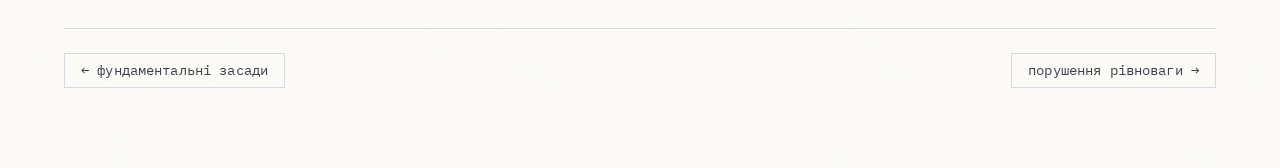
<file: cycle.html>
<!DOCTYPE html>
<html lang="uk">
<head>
  <meta charset="UTF-8">
  <meta name="viewport" content="width=device-width, initial-scale=1.0, maximum-scale=1.5, user-scalable=yes">
  <title>водневий цикл • зоряний нуклеосинтез</title>
  <link rel="stylesheet" href="style.css">
  <style>
    /* full-width laptop reading — expansive, calm, observatory log */
    body {
      min-height: 100vh;
      display: flex;
      flex-direction: column;
    }
    
    article {
      max-width: 90%;
      width: 1400px;
      margin: 0 auto;
      padding: 3rem 4rem 5rem 4rem;
    }
    
    @media (min-width: 1600px) {
      article {
        max-width: 85%;
        width: 1500px;
        padding: 3.5rem 5rem 6rem 5rem;
      }
    }
    
    @media (min-width: 1920px) {
      article {
        max-width: 80%;
        width: 1600px;
      }
    }
    
    /* two-column reading for very wide screens */
    @media (min-width: 1400px) {
      .content-columns {
        column-count: 2;
        column-gap: 3.5rem;
        column-rule: 1px solid var(--rule);
      }
      
      .content-columns p {
        break-inside: avoid;
      }
      
      h2, h3 {
        column-span: all;
      }
      
      .equation-block,
      .graph-container,
      table {
        column-span: all;
      }
    }
    
    .nav-header {
      display: flex;
      justify-content: space-between;
      align-items: baseline;
      margin-bottom: 2.5rem;
      border-bottom: 1px solid var(--rule);
      padding-bottom: 1rem;
    }
    
    .nav-buttons {
      display: flex;
      gap: 1rem;
    }
    
    .nav-button {
      font-family: 'IBM Plex Mono', monospace;
      font-size: 0.85rem;
      text-transform: lowercase;
      text-decoration: none;
      color: var(--ink-light);
      border: 1px solid var(--rule);
      padding: 0.35rem 1rem;
      border-radius: 0;
      background: transparent;
      transition: border-color 0.15s ease, color 0.15s ease;
      letter-spacing: 0.01em;
    }
    
    .nav-button:hover {
      border-color: var(--accent);
      color: var(--ink);
      text-decoration: none;
    }
    
    .chapter-marker {
      font-family: 'IBM Plex Mono', monospace;
      font-size: 0.8rem;
      color: var(--ink-light);
      text-transform: lowercase;
      letter-spacing: 0.04em;
    }
    
    /* graph containers — like photographs, calm presentation */
    .graph-container {
      margin: 3rem 0;
      padding: 2rem 1.5rem;
      background-color: var(--equation-bg);
      border-left: 1px solid var(--rule);
      border-right: 1px solid var(--rule);
      box-shadow: inset 0 1px 3px rgba(0,0,0,0.02);
    }
    
    .graph-title {
      font-family: 'IBM Plex Mono', monospace;
      font-size: 0.8rem;
      text-transform: lowercase;
      letter-spacing: 0.05em;
      color: var(--ink-light);
      margin-bottom: 1.5rem;
      text-align: center;
    }
    
    .graph-svg {
      display: block;
      width: 100%;
      max-width: 900px;
      margin: 0 auto;
      height: auto;
    }
    
    .graph-caption {
      font-family: 'IBM Plex Serif', serif;
      font-size: 0.85rem;
      color: var(--ink-light);
      margin-top: 1.5rem;
      text-align: center;
      font-style: italic;
    }
    
    /* two graphs side by side on wide screens */
    .graph-row {
      display: flex;
      gap: 2rem;
      margin: 3rem 0;
    }
    
    .graph-row .graph-container {
      flex: 1;
      margin: 0;
    }
    
    @media (max-width: 1000px) {
      .graph-row {
        flex-direction: column;
      }
    }
    
    /* equation blocks */
    .equation-block {
      display: block;
      margin: 3rem 0;
      padding: 2.5rem 2rem;
      background-color: var(--equation-bg);
      border-left: 1px solid var(--rule);
      border-right: 1px solid var(--rule);
      font-family: 'IBM Plex Mono', 'STIX Two Math', 'Cambria Math', monospace;
      font-size: 1.2rem;
      text-align: center;
      overflow-x: auto;
      white-space: nowrap;
      box-shadow: inset 0 1px 3px rgba(0,0,0,0.02);
    }
    
    /* tables */
    table {
      width: 100%;
      margin: 2.5rem 0;
      border-collapse: collapse;
      font-size: 0.9rem;
      font-family: 'IBM Plex Mono', 'IBM Plex Sans', sans-serif;
      text-align: left;
    }
    
    th {
      font-weight: 500;
      text-transform: lowercase;
      letter-spacing: 0.05em;
      font-size: 0.8rem;
      color: var(--ink-light);
      padding: 0.75rem 1rem 0.5rem 1rem;
      border-bottom: 1px solid var(--ink);
    }
    
    td {
      padding: 0.6rem 1rem;
      border-bottom: 1px solid var(--rule);
      vertical-align: top;
    }
    
    tr:nth-child(even) td {
      background-color: rgba(0,0,0,0.01);
    }
    
    sup, sub {
      font-size: 0.7rem;
      line-height: 0;
    }
    
    .footer-nav {
      margin-top: 4rem;
      padding-top: 1.5rem;
      border-top: 1px solid var(--rule);
      display: flex;
      justify-content: space-between;
    }
    
    p {
      margin: 0 0 1.5rem 0;
    }
    
    h1 {
      max-width: none;
      margin-bottom: 1rem;
    }
    
    h2 {
      margin-top: 3.5rem;
      margin-bottom: 2rem;
    }
    
    h3 {
      margin-top: 2.5rem;
      margin-bottom: 1.5rem;
    }
    
    h2 + p::first-letter {
      font-size: 3.8em;
      float: left;
      line-height: 0.75;
      margin-right: 0.15em;
      margin-top: 0.08em;
      font-weight: 400;
      color: var(--accent);
      font-family: 'IBM Plex Serif', serif;
    }
    
    /* reaction list styling */
    .reaction-list {
      list-style: none;
      padding: 0;
      margin: 2rem 0;
    }
    
    .reaction-list li {
      font-family: 'IBM Plex Mono', monospace;
      padding: 0.5rem 0;
      border-bottom: 1px dotted var(--rule);
    }
  </style>
</head>
<body>
  <article>
    <!-- navigation header -->
    <div class="nav-header">
      <span class="chapter-marker">розділ іі • журнал спостережень</span>
      <div class="nav-buttons">
        <a href="index.html" class="nav-button">← фундаментальні засади</a>
        <a href="disruption.html" class="nav-button">порушення рівноваги →</a>
      </div>
    </div>
    
    <!-- title -->
    <h1>водневий цикл: протон-протонний ланцюг та каталітичний спо-цикл</h1>
    
    <div class="content-columns">
      <p>найпершим, найважливішим і найтривалішим етапом термоядерного горіння в еволюційній історії будь-якого зоряного об'єкта є трансформація гідрогену (водню) на гелій. цей період відповідає перебуванню зорі на так званій головній послідовності діаграми герцшпрунга-рассела. процес перетворення чотирьох протонів на одне ядро гелію-4 супроводжується виділенням значної кількості енергії (близько 26.7 мев на один акт синтезу), що зумовлено дефектом маси: маса ядра гелію є дещо меншою за сумарну масу чотирьох вільних протонів. цей процес реалізується в зоряних надрах через два конкурентні механізми: протон-протонний (рр) ланцюг та вуглецево-азотно-кисневий (спо) цикл. домінування того чи іншого шляху суворо детермінується масою зорі та, як наслідок, температурою її центральних областей.</p>
    </div>
    
    <!-- GRAPH 1: Energy generation rate vs temperature -->
    <div class="graph-container">
      <div class="graph-title">рис. 1 — швидкість генерації енергії як функція температури</div>
      <svg class="graph-svg" viewBox="0 0 800 400" preserveAspectRatio="xMidYMid meet">
        <!-- background grid -->
        <line x1="80" y1="320" x2="750" y2="320" stroke="#d4d9e0" stroke-width="1" />
        <line x1="80" y1="320" x2="80" y2="30" stroke="#d4d9e0" stroke-width="1" />
        
        <!-- grid lines -->
        <line x1="80" y1="270" x2="750" y2="270" stroke="#e8eae8" stroke-width="0.5" stroke-dasharray="4,4" />
        <line x1="80" y1="220" x2="750" y2="220" stroke="#e8eae8" stroke-width="0.5" stroke-dasharray="4,4" />
        <line x1="80" y1="170" x2="750" y2="170" stroke="#e8eae8" stroke-width="0.5" stroke-dasharray="4,4" />
        <line x1="80" y1="120" x2="750" y2="120" stroke="#e8eae8" stroke-width="0.5" stroke-dasharray="4,4" />
        <line x1="80" y1="70" x2="750" y2="70" stroke="#e8eae8" stroke-width="0.5" stroke-dasharray="4,4" />
        
        <!-- pp-chain curve (T⁴ dependence) -->
        <path d="M 80 310 Q 200 300 350 250 Q 500 180 750 100" 
              fill="none" stroke="#8b3a3a" stroke-width="2.5" />
        
        <!-- CNO cycle curve (T¹⁷ dependence) -->
        <path d="M 80 315 Q 300 310 420 280 Q 500 230 550 140 Q 600 50 650 35" 
              fill="none" stroke="#3a5a8b" stroke-width="2.5" />
        
        <!-- labels -->
        <text x="400" y="240" font-family="IBM Plex Mono, monospace" font-size="12" fill="#8b3a3a">pp-ланцюг (∝ T⁴)</text>
        <text x="520" y="120" font-family="IBM Plex Mono, monospace" font-size="12" fill="#3a5a8b">cno-цикл (∝ T¹⁷)</text>
        
        <!-- axes labels -->
        <text x="400" y="360" font-family="IBM Plex Serif, serif" font-size="13" fill="#3a404a" text-anchor="middle">температура (10⁶ K) →</text>
        <text x="30" y="180" font-family="IBM Plex Serif, serif" font-size="13" fill="#3a404a" text-anchor="middle" transform="rotate(-90, 30, 180)">швидкість енерговиділення ε →</text>
        
        <!-- tick labels -->
        <text x="130" y="340" font-family="IBM Plex Mono, monospace" font-size="10" fill="#3a404a" text-anchor="middle">5</text>
        <text x="250" y="340" font-family="IBM Plex Mono, monospace" font-size="10" fill="#3a404a" text-anchor="middle">10</text>
        <text x="370" y="340" font-family="IBM Plex Mono, monospace" font-size="10" fill="#3a404a" text-anchor="middle">15</text>
        <text x="490" y="340" font-family="IBM Plex Mono, monospace" font-size="10" fill="#3a404a" text-anchor="middle">20</text>
        <text x="610" y="340" font-family="IBM Plex Mono, monospace" font-size="10" fill="#3a404a" text-anchor="middle">25</text>
        
        <!-- solar marker -->
        <circle cx="310" cy="270" r="4" fill="#1a1e24" />
        <text x="315" y="260" font-family="IBM Plex Mono, monospace" font-size="10" fill="#1a1e24">☉ сонце</text>
      </svg>
      <div class="graph-caption">порівняння температурної залежності pp-ланцюга та cno-циклу. pp-домінує при нижчих температурах, cno — при вищих.</div>
    </div>
    
    <h2>протон-протонний ланцюг</h2>
    
    <div class="content-columns">
      <p>для зір малої маси (подібних до нашого сонця або менших за нього) абсолютним домінантом є протон-протонний ланцюг. базовою і водночас найповільнішою реакцією цього ланцюга є пряме злиття двох протонів з утворенням ядра дейтерію, позитрона та електронного нейтрино:</p>
    </div>
    
    <div class="equation-block">
      p + p → ²d + e⁺ + νₑ
    </div>
    
    <div class="content-columns">
      <p>критична повільність цієї реакції зумовлена її природою: вона вимагає одночасного перетворення одного з протонів на нейтрон безпосередньо в момент зіткнення. таке перетворення керується слабкою ядерною взаємодією, переріз якої є надзвичайно малим. статистично, один протон у ядрі сонця може очікувати на успішне злиття з іншим протоном близько десяти мільярдів років. саме завдяки цій "вузькій шийці" слабкої взаємодії зорі сонячної маси здатні підтримувати стабільне світіння на головній послідовності протягом таких колосальних проміжків часу.</p>
      
      <p>після утворення дейтерію він миттєво (в астрофізичних масштабах часу) захоплює ще один протон, утворюючи ізотоп гелій-3:</p>
    </div>
    
    <div class="equation-block">
      ²d + p → ³he + γ
    </div>
    
    <div class="content-columns">
      <p>завершення циклу відбувається здебільшого через гілку pp-i, де два ядра гелію-3 зливаються, формуючи стабільний гелій-4 та вивільняючи два протони, які повертаються до циклу:</p>
    </div>
    
    <div class="equation-block">
      ³he + ³he → ⁴he + 2p
    </div>
    
    <!-- GRAPH 2: PP chain schematic -->
    <div class="graph-container">
      <div class="graph-title">рис. 2 — схема протон-протонного ланцюга (гілка pp-i)</div>
      <svg class="graph-svg" viewBox="0 0 800 250" preserveAspectRatio="xMidYMid meet">
        <!-- nodes -->
        <circle cx="120" cy="125" r="25" fill="none" stroke="#8b3a3a" stroke-width="1.5" />
        <text x="120" y="130" font-family="IBM Plex Mono, monospace" font-size="11" fill="#1a1e24" text-anchor="middle">p + p</text>
        
        <circle cx="300" cy="125" r="30" fill="none" stroke="#8b3a3a" stroke-width="1.5" />
        <text x="300" y="130" font-family="IBM Plex Mono, monospace" font-size="11" fill="#1a1e24" text-anchor="middle">²d</text>
        
        <circle cx="480" cy="125" r="30" fill="none" stroke="#8b3a3a" stroke-width="1.5" />
        <text x="480" y="130" font-family="IBM Plex Mono, monospace" font-size="11" fill="#1a1e24" text-anchor="middle">³he</text>
        
        <circle cx="660" cy="125" r="35" fill="none" stroke="#8b3a3a" stroke-width="1.5" />
        <text x="660" y="130" font-family="IBM Plex Mono, monospace" font-size="11" fill="#1a1e24" text-anchor="middle">⁴he</text>
        
        <!-- arrows -->
        <line x1="150" y1="125" x2="265" y2="125" stroke="#3a404a" stroke-width="1.5" marker-end="url(#arrowhead)" />
        <line x1="335" y1="125" x2="445" y2="125" stroke="#3a404a" stroke-width="1.5" />
        <line x1="515" y1="125" x2="620" y2="125" stroke="#3a404a" stroke-width="1.5" />
        
        <!-- labels on arrows -->
        <text x="200" y="110" font-family="IBM Plex Mono, monospace" font-size="9" fill="#3a404a" text-anchor="middle">слабка взаємодія</text>
        <text x="200" y="150" font-family="IBM Plex Mono, monospace" font-size="9" fill="#3a404a" text-anchor="middle">~10¹⁰ років</text>
        
        <text x="390" y="110" font-family="IBM Plex Mono, monospace" font-size="9" fill="#3a404a" text-anchor="middle">+ p</text>
        <text x="390" y="150" font-family="IBM Plex Mono, monospace" font-size="9" fill="#3a404a" text-anchor="middle">~1 секунда</text>
        
        <text x="570" y="110" font-family="IBM Plex Mono, monospace" font-size="9" fill="#3a404a" text-anchor="middle">+ ³he</text>
        <text x="570" y="150" font-family="IBM Plex Mono, monospace" font-size="9" fill="#3a404a" text-anchor="middle">~300 років</text>
        
        <!-- return arrow -->
        <path d="M 660 160 Q 660 200 390 200 Q 120 200 120 160" fill="none" stroke="#8b3a3a" stroke-width="1" stroke-dasharray="6,4" />
        <text x="390" y="215" font-family="IBM Plex Mono, monospace" font-size="9" fill="#8b3a3a" text-anchor="middle">повернення 2p до циклу</text>
        
        <defs>
          <marker id="arrowhead" markerWidth="10" markerHeight="7" refX="10" refY="3.5" orient="auto">
            <polygon points="0 0, 10 3.5, 0 7" fill="#3a404a" />
          </marker>
        </defs>
      </svg>
      <div class="graph-caption">основна гілка pp-i: чотири протони перетворюються на одне ядро гелію-4 з виділенням енергії.</div>
    </div>
    
    <h2>спо-цикл (вуглецево-азотно-кисневий цикл)</h2>
    
    <div class="content-columns">
      <p>натомість термодинамічна та структурна еволюція масивних зір демонструє принципово інші закономірності. у зорях, маса яких перевищує масу сонця у 1.3-1.5 рази, гравітаційний тиск створює значно вищі температури. коли температура ядра долає критичну позначку приблизно 1.5 × 10⁷ кельвінів, енергетично доцільнішим стає використання спо-циклу замість протон-протонного ланцюга для синтезу гелію з водню¹.</p>
      
      <p>у спо-циклі важкі елементи — вуглець, азот та кисень — не витрачаються як паливо, а виконують функцію ядерних каталізаторів. вони захоплюють протони, зазнають бета-розпадів і врешті-решт викидають альфа-частинку (ядро гелію-4), повертаючись до свого початкового стану.</p>
    </div>
    
    <div class="equation-block">
      ¹²c + p → ¹³n + γ<br>
      ¹³n → ¹³c + e⁺ + νₑ<br>
      ¹³c + p → ¹⁴n + γ<br>
      ¹⁴n + p → ¹⁵o + γ<br>
      ¹⁵o → ¹⁵n + e⁺ + νₑ<br>
      ¹⁵n + p → ¹²c + ⁴he
    </div>
    
    <div class="content-columns">
      <p>розглядаючи термодинамічні характеристики цих процесів, необхідно зауважити, що температурна залежність спо-циклу є екстремально крутою. швидкість генерації енергії у ньому пропорційна температурі в сімнадцятому степені (T¹⁷), тоді як для протон-протонного ланцюга ця залежність становить лише близько T⁴. ця колосальна температурна чутливість спо-циклу забезпечує масивним зорям неймовірно високу світність¹.</p>
      
      <p>величезний потік енергії з ядра створює інтенсивний радіаційний тиск, який відіграє домінантну роль у підтримці гідростатичної рівноваги зовнішніх шарів масивної зорі, часто перевершуючи тиск ідеального газового середовища¹. водночас, висока ефективність енерговиділення має і зворотний бік: інтенсивне споживання ядерного палива зумовлює надзвичайно короткі терміни життя таких об'єктів на етапі головної послідовності¹. масивні зорі спалюють свій водневий запас усього за кілька мільйонів років, тоді як маломасивні червоні карлики здатні жевріти трильйони років.</p>
    </div>
    
    <!-- GRAPH 3: Stellar lifetime vs mass -->
    <div class="graph-container">
      <div class="graph-title">рис. 3 — тривалість життя зорі на головній послідовності як функція маси</div>
      <svg class="graph-svg" viewBox="0 0 800 350" preserveAspectRatio="xMidYMid meet">
        <!-- axes -->
        <line x1="80" y1="280" x2="750" y2="280" stroke="#d4d9e0" stroke-width="1" />
        <line x1="80" y1="280" x2="80" y2="30" stroke="#d4d9e0" stroke-width="1" />
        
        <!-- curve: lifetime ∝ M^(-2.5) -->
        <path d="M 130 50 Q 180 80 230 120 Q 300 180 400 230 Q 550 260 720 275" 
              fill="none" stroke="#8b3a3a" stroke-width="2.5" />
        
        <!-- axes labels -->
        <text x="400" y="320" font-family="IBM Plex Serif, serif" font-size="13" fill="#3a404a" text-anchor="middle">маса зорі (M☉) →</text>
        <text x="30" y="155" font-family="IBM Plex Serif, serif" font-size="13" fill="#3a404a" text-anchor="middle" transform="rotate(-90, 30, 155)">тривалість життя (роки) →</text>
        
        <!-- tick labels - mass -->
        <text x="170" y="300" font-family="IBM Plex Mono, monospace" font-size="10" fill="#3a404a" text-anchor="middle">0.5</text>
        <text x="260" y="300" font-family="IBM Plex Mono, monospace" font-size="10" fill="#3a404a" text-anchor="middle">1</text>
        <text x="350" y="300" font-family="IBM Plex Mono, monospace" font-size="10" fill="#3a404a" text-anchor="middle">2</text>
        <text x="440" y="300" font-family="IBM Plex Mono, monospace" font-size="10" fill="#3a404a" text-anchor="middle">5</text>
        <text x="530" y="300" font-family="IBM Plex Mono, monospace" font-size="10" fill="#3a404a" text-anchor="middle">10</text>
        <text x="620" y="300" font-family="IBM Plex Mono, monospace" font-size="10" fill="#3a404a" text-anchor="middle">20</text>
        
        <!-- tick labels - lifetime -->
        <text x="65" y="275" font-family="IBM Plex Mono, monospace" font-size="9" fill="#3a404a" text-anchor="end">10⁶</text>
        <text x="65" y="230" font-family="IBM Plex Mono, monospace" font-size="9" fill="#3a404a" text-anchor="end">10⁷</text>
        <text x="65" y="185" font-family="IBM Plex Mono, monospace" font-size="9" fill="#3a404a" text-anchor="end">10⁸</text>
        <text x="65" y="140" font-family="IBM Plex Mono, monospace" font-size="9" fill="#3a404a" text-anchor="end">10⁹</text>
        <text x="65" y="95" font-family="IBM Plex Mono, monospace" font-size="9" fill="#3a404a" text-anchor="end">10¹⁰</text>
        
        <!-- sun marker -->
        <circle cx="260" cy="210" r="5" fill="#1a1e24" />
        <text x="270" y="200" font-family="IBM Plex Mono, monospace" font-size="10" fill="#1a1e24">☉</text>
        
        <!-- annotations -->
        <text x="450" y="80" font-family="IBM Plex Mono, monospace" font-size="11" fill="#3a5a8b">τ ∝ M⁻²·⁵</text>
      </svg>
      <div class="graph-caption">масивні зорі живуть значно менше через екстремальну температурну чутливість cno-циклу.</div>
    </div>
    
    <!-- Comparison table -->
    <table>
      <thead>
        <tr>
          <th>характеристика</th>
          <th>протон-протонний ланцюг</th>
          <th>спо-цикл</th>
        </tr>
      </thead>
      <tbody>
        <tr>
          <td>домінуюча маса зорі</td>
          <td>&lt; 1.3 маси сонця</td>
          <td>&gt; 1.3 маси сонця</td>
        </tr>
        <tr>
          <td>порогова температура</td>
          <td>~ 4 × 10⁶ K</td>
          <td>~ 1.5 × 10⁷ K</td>
        </tr>
        <tr>
          <td>температурна залежність</td>
          <td>∝ T⁴</td>
          <td>∝ T¹⁷</td>
        </tr>
        <tr>
          <td>наявність каталізаторів</td>
          <td>не потребує</td>
          <td>потребує (C, N, O)</td>
        </tr>
        <tr>
          <td>тривалість етапу</td>
          <td>мільярди років</td>
          <td>мільйони років</td>
        </tr>
      </tbody>
    </table>
    
    <!-- footer navigation -->
    <div class="footer-nav">
      <a href="index.html" class="nav-button">← фундаментальні засади</a>
      <a href="disruption.html" class="nav-button">порушення рівноваги →</a>
    </div>
  </article>
</body>
</html>
</file>
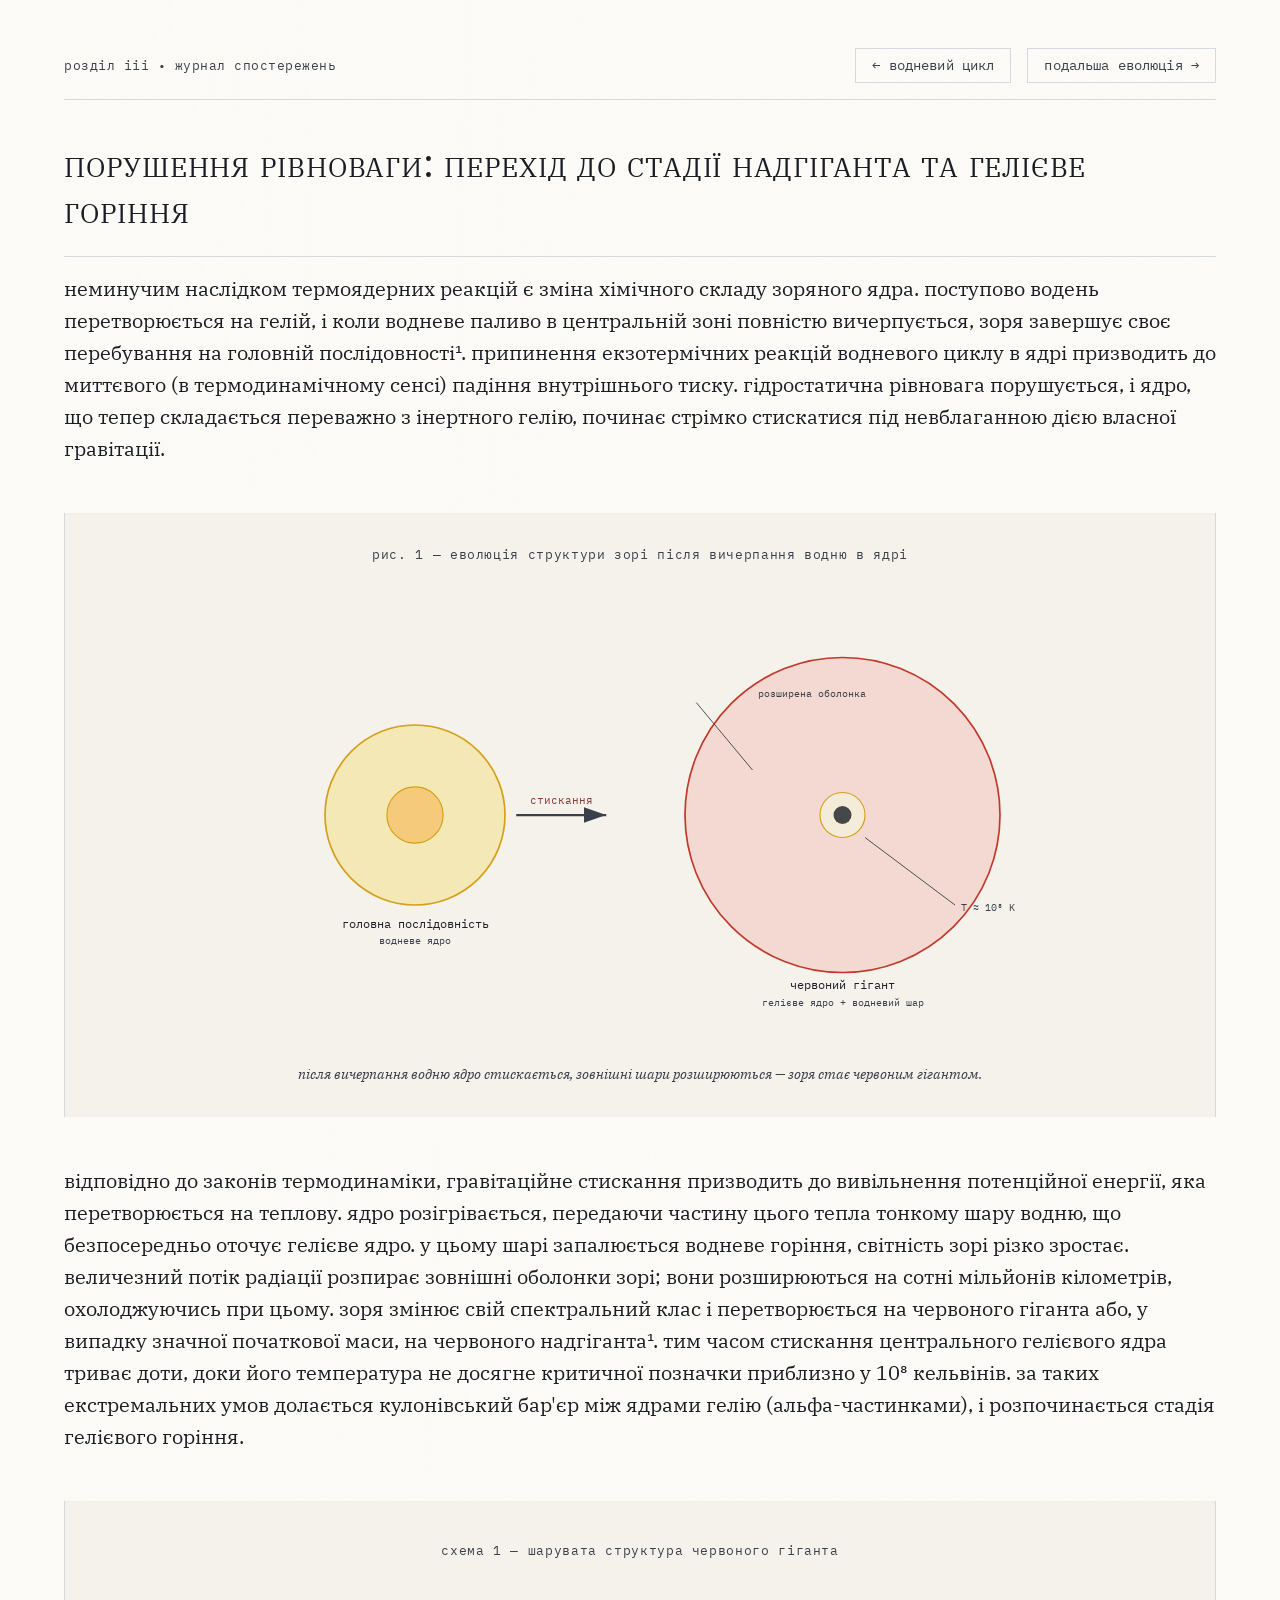
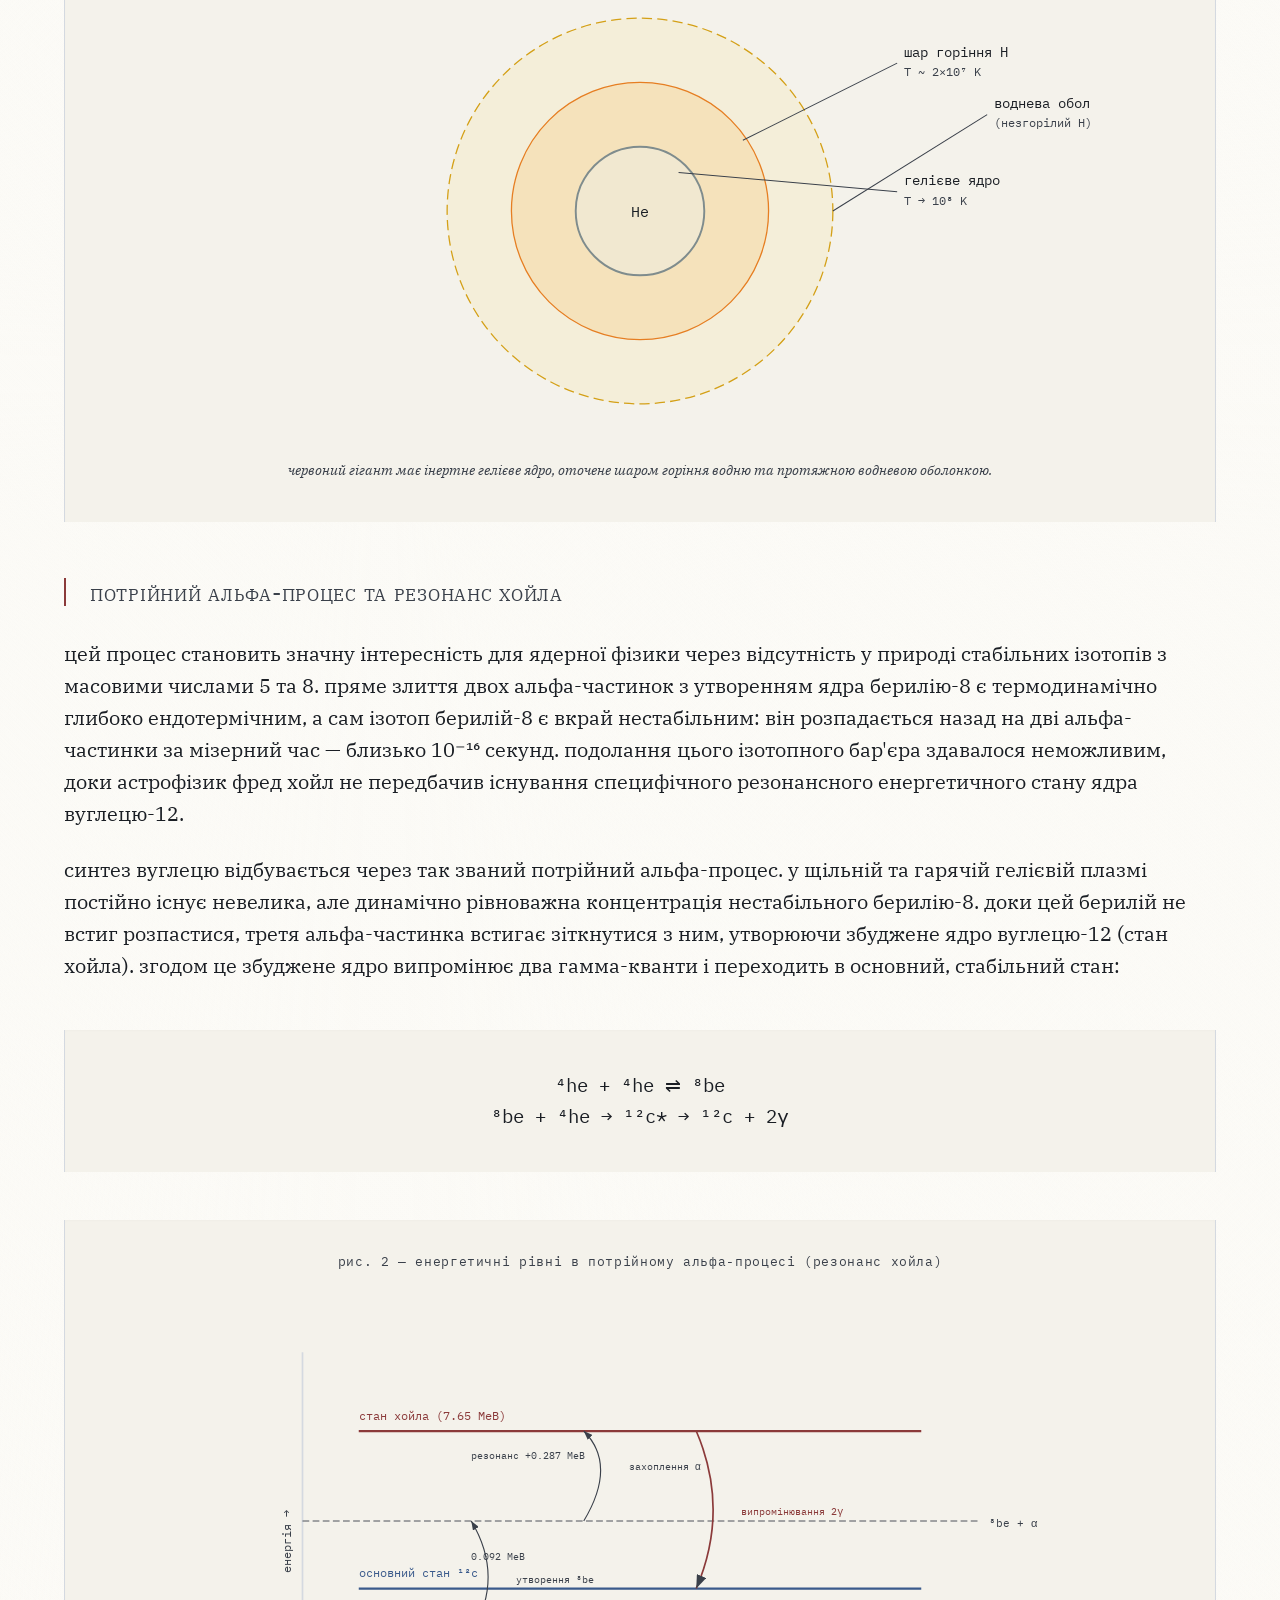
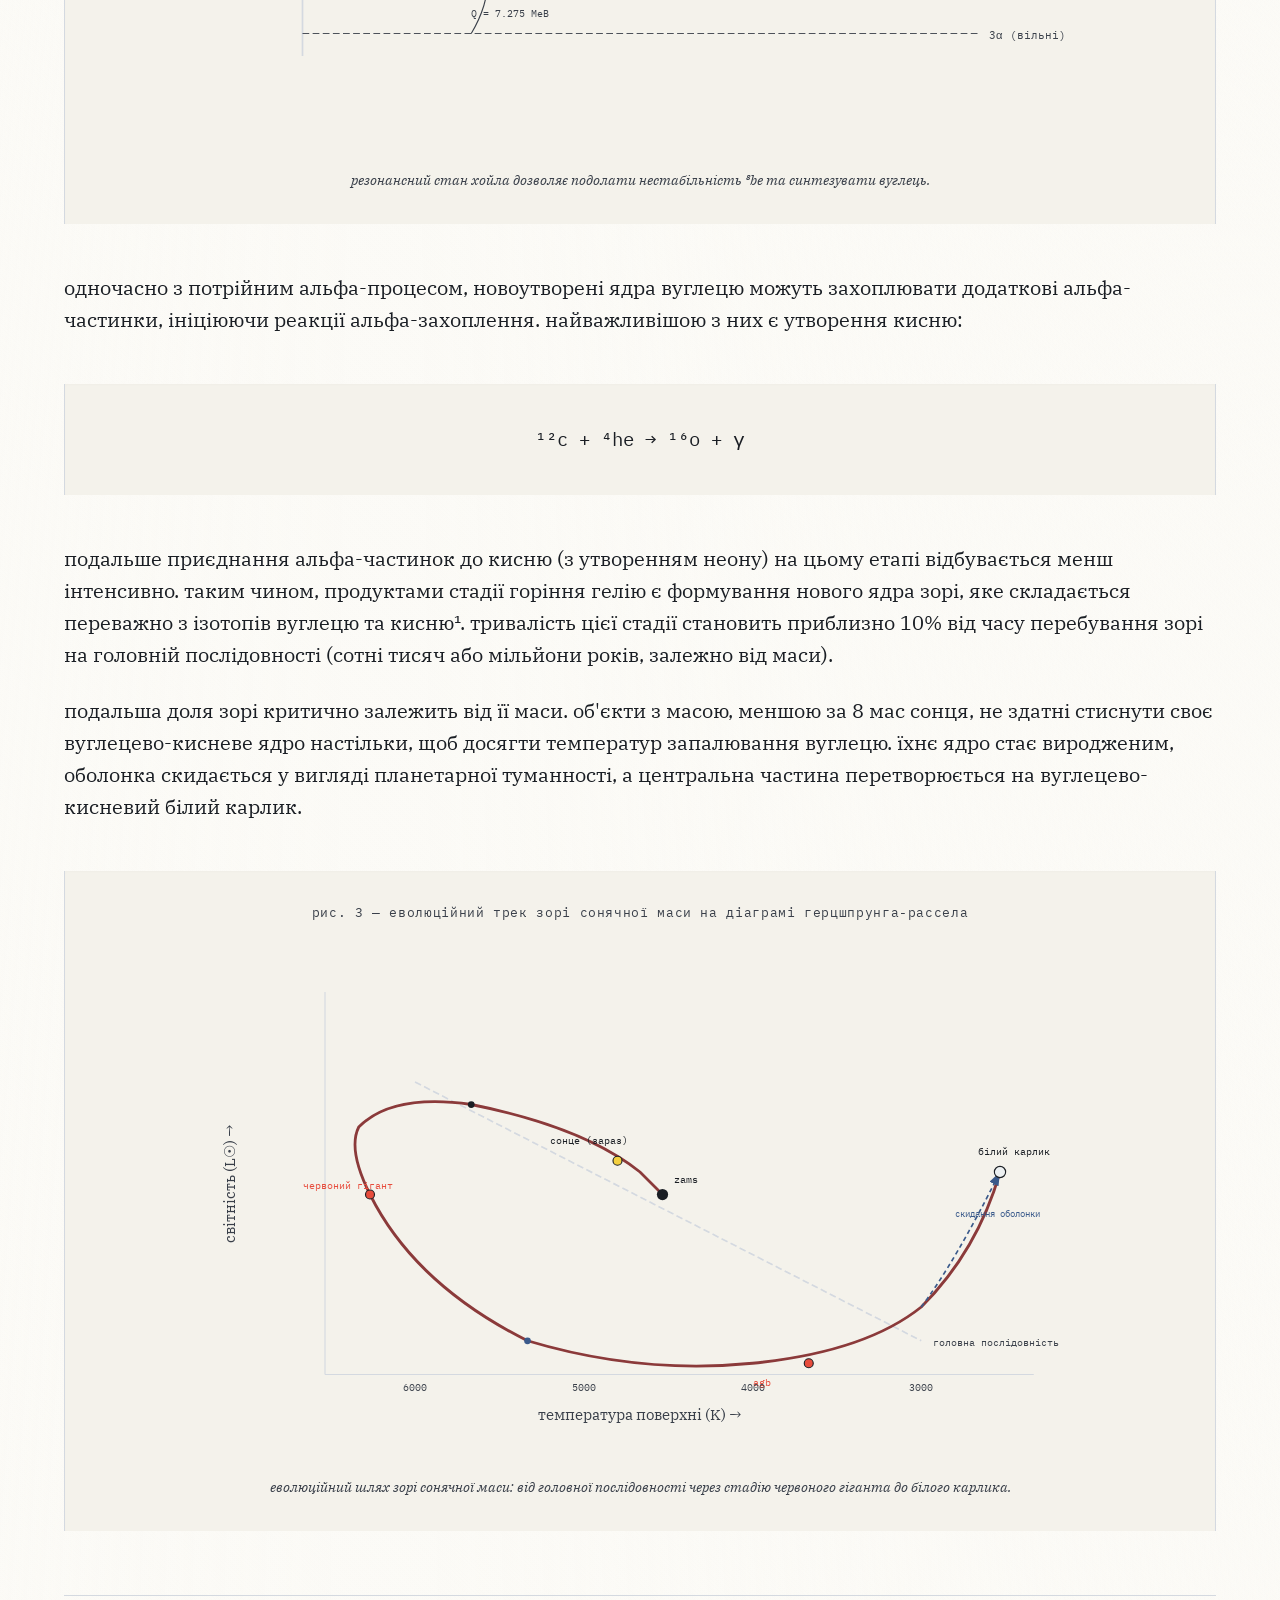
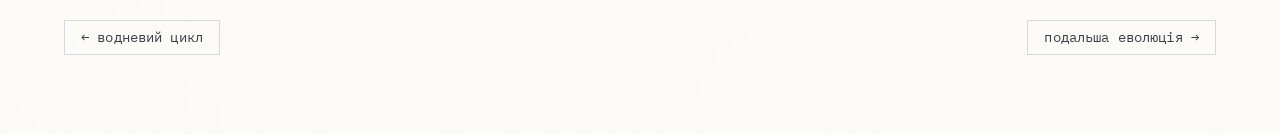
<file: disruption.html>
<!DOCTYPE html>
<html lang="uk">
<head>
  <meta charset="UTF-8">
  <meta name="viewport" content="width=device-width, initial-scale=1.0, maximum-scale=1.5, user-scalable=yes">
  <title>порушення рівноваги • зоряний нуклеосинтез</title>
  <link rel="stylesheet" href="style.css">
  <style>
    /* full-width laptop reading — expansive, calm, observatory log */
    body {
      min-height: 100vh;
      display: flex;
      flex-direction: column;
    }
    
    article {
      max-width: 90%;
      width: 1400px;
      margin: 0 auto;
      padding: 3rem 4rem 5rem 4rem;
    }
    
    @media (min-width: 1600px) {
      article {
        max-width: 85%;
        width: 1500px;
        padding: 3.5rem 5rem 6rem 5rem;
      }
    }
    
    @media (min-width: 1920px) {
      article {
        max-width: 80%;
        width: 1600px;
      }
    }
    
    /* two-column reading for very wide screens */
    @media (min-width: 1400px) {
      .content-columns {
        column-count: 2;
        column-gap: 3.5rem;
        column-rule: 1px solid var(--rule);
      }
      
      .content-columns p {
        break-inside: avoid;
      }
      
      h2, h3 {
        column-span: all;
      }
      
      .equation-block,
      .graph-container,
      .scheme-container,
      table {
        column-span: all;
      }
    }
    
    .nav-header {
      display: flex;
      justify-content: space-between;
      align-items: baseline;
      margin-bottom: 2.5rem;
      border-bottom: 1px solid var(--rule);
      padding-bottom: 1rem;
    }
    
    .nav-buttons {
      display: flex;
      gap: 1rem;
    }
    
    .nav-button {
      font-family: 'IBM Plex Mono', monospace;
      font-size: 0.85rem;
      text-transform: lowercase;
      text-decoration: none;
      color: var(--ink-light);
      border: 1px solid var(--rule);
      padding: 0.35rem 1rem;
      border-radius: 0;
      background: transparent;
      transition: border-color 0.15s ease, color 0.15s ease;
      letter-spacing: 0.01em;
    }
    
    .nav-button:hover {
      border-color: var(--accent);
      color: var(--ink);
      text-decoration: none;
    }
    
    .chapter-marker {
      font-family: 'IBM Plex Mono', monospace;
      font-size: 0.8rem;
      color: var(--ink-light);
      text-transform: lowercase;
      letter-spacing: 0.04em;
    }
    
    /* graph containers — like photographs, calm presentation */
    .graph-container {
      margin: 3rem 0;
      padding: 2rem 1.5rem;
      background-color: var(--equation-bg);
      border-left: 1px solid var(--rule);
      border-right: 1px solid var(--rule);
      box-shadow: inset 0 1px 3px rgba(0,0,0,0.02);
    }
    
    .scheme-container {
      margin: 3rem 0;
      padding: 2.5rem 1.5rem;
      background-color: var(--equation-bg);
      border-left: 1px solid var(--rule);
      border-right: 1px solid var(--rule);
      box-shadow: inset 0 1px 3px rgba(0,0,0,0.02);
    }
    
    .graph-title {
      font-family: 'IBM Plex Mono', monospace;
      font-size: 0.8rem;
      text-transform: lowercase;
      letter-spacing: 0.05em;
      color: var(--ink-light);
      margin-bottom: 1.5rem;
      text-align: center;
    }
    
    .graph-svg {
      display: block;
      width: 100%;
      max-width: 900px;
      margin: 0 auto;
      height: auto;
    }
    
    .graph-caption {
      font-family: 'IBM Plex Serif', serif;
      font-size: 0.85rem;
      color: var(--ink-light);
      margin-top: 1.5rem;
      text-align: center;
      font-style: italic;
    }
    
    /* two graphs side by side on wide screens */
    .graph-row {
      display: flex;
      gap: 2rem;
      margin: 3rem 0;
    }
    
    .graph-row .graph-container {
      flex: 1;
      margin: 0;
    }
    
    @media (max-width: 1000px) {
      .graph-row {
        flex-direction: column;
      }
    }
    
    /* equation blocks */
    .equation-block {
      display: block;
      margin: 3rem 0;
      padding: 2.5rem 2rem;
      background-color: var(--equation-bg);
      border-left: 1px solid var(--rule);
      border-right: 1px solid var(--rule);
      font-family: 'IBM Plex Mono', 'STIX Two Math', 'Cambria Math', monospace;
      font-size: 1.2rem;
      text-align: center;
      overflow-x: auto;
      white-space: nowrap;
      box-shadow: inset 0 1px 3px rgba(0,0,0,0.02);
    }
    
    sup, sub {
      font-size: 0.7rem;
      line-height: 0;
    }
    
    .footer-nav {
      margin-top: 4rem;
      padding-top: 1.5rem;
      border-top: 1px solid var(--rule);
      display: flex;
      justify-content: space-between;
    }
    
    p {
      margin: 0 0 1.5rem 0;
    }
    
    h1 {
      max-width: none;
      margin-bottom: 1rem;
    }
    
    h2 {
      margin-top: 3.5rem;
      margin-bottom: 2rem;
    }
    
    h3 {
      margin-top: 2.5rem;
      margin-bottom: 1.5rem;
      font-family: 'IBM Plex Serif', serif;
      font-weight: 500;
      font-style: italic;
    }
    
    h2 + p::first-letter {
      font-size: 3.8em;
      float: left;
      line-height: 0.75;
      margin-right: 0.15em;
      margin-top: 0.08em;
      font-weight: 400;
      color: var(--accent);
      font-family: 'IBM Plex Serif', serif;
    }
  </style>
</head>
<body>
  <article>
    <!-- navigation header -->
    <div class="nav-header">
      <span class="chapter-marker">розділ ііі • журнал спостережень</span>
      <div class="nav-buttons">
        <a href="cycle.html" class="nav-button">← водневий цикл</a>
        <a href="evolution.html" class="nav-button">подальша еволюція →</a>
      </div>
    </div>
    
    <!-- title -->
    <h1>порушення рівноваги: перехід до стадії надгіганта та гелієве горіння</h1>
    
    <div class="content-columns">
      <p>неминучим наслідком термоядерних реакцій є зміна хімічного складу зоряного ядра. поступово водень перетворюється на гелій, і коли водневе паливо в центральній зоні повністю вичерпується, зоря завершує своє перебування на головній послідовності¹. припинення екзотермічних реакцій водневого циклу в ядрі призводить до миттєвого (в термодинамічному сенсі) падіння внутрішнього тиску. гідростатична рівновага порушується, і ядро, що тепер складається переважно з інертного гелію, починає стрімко стискатися під невблаганною дією власної гравітації.</p>
    </div>
    
    <!-- GRAPH 1: Core contraction and envelope expansion -->
    <div class="graph-container">
      <div class="graph-title">рис. 1 — еволюція структури зорі після вичерпання водню в ядрі</div>
      <svg class="graph-svg" viewBox="0 0 800 400" preserveAspectRatio="xMidYMid meet">
        <!-- star on main sequence (left) -->
        <circle cx="200" cy="200" r="80" fill="#f4d03f" fill-opacity="0.3" stroke="#d4a017" stroke-width="1.5" />
        <circle cx="200" cy="200" r="25" fill="#f5b041" fill-opacity="0.5" stroke="#d4a017" stroke-width="1" />
        <text x="200" y="300" font-family="IBM Plex Mono, monospace" font-size="11" fill="#1a1e24" text-anchor="middle">головна послідовність</text>
        <text x="200" y="315" font-family="IBM Plex Mono, monospace" font-size="9" fill="#3a404a" text-anchor="middle">водневе ядро</text>
        
        <!-- arrow -->
        <line x1="290" y1="200" x2="370" y2="200" stroke="#3a404a" stroke-width="2" marker-end="url(#arrowhead)" />
        <text x="330" y="190" font-family="IBM Plex Mono, monospace" font-size="10" fill="#8b3a3a" text-anchor="middle">стискання</text>
        
        <!-- red giant (right) -->
        <circle cx="580" cy="200" r="140" fill="#e74c3c" fill-opacity="0.15" stroke="#c0392b" stroke-width="1.5" />
        <circle cx="580" cy="200" r="20" fill="#f5f5dc" fill-opacity="0.7" stroke="#d4a017" stroke-width="1" />
        <circle cx="580" cy="200" r="8" fill="#1a1e24" fill-opacity="0.8" />
        <text x="580" y="355" font-family="IBM Plex Mono, monospace" font-size="11" fill="#1a1e24" text-anchor="middle">червоний гігант</text>
        <text x="580" y="370" font-family="IBM Plex Mono, monospace" font-size="9" fill="#3a404a" text-anchor="middle">гелієве ядро + водневий шар</text>
        
        <!-- labels -->
        <line x1="500" y1="160" x2="450" y2="100" stroke="#3a404a" stroke-width="0.8" />
        <text x="505" y="95" font-family="IBM Plex Mono, monospace" font-size="9" fill="#3a404a">розширена оболонка</text>
        
        <line x1="600" y1="220" x2="680" y2="280" stroke="#3a404a" stroke-width="0.8" />
        <text x="685" y="285" font-family="IBM Plex Mono, monospace" font-size="9" fill="#3a404a">T ≈ 10⁸ K</text>
        
        <defs>
          <marker id="arrowhead" markerWidth="10" markerHeight="7" refX="10" refY="3.5" orient="auto">
            <polygon points="0 0, 10 3.5, 0 7" fill="#3a404a" />
          </marker>
        </defs>
      </svg>
      <div class="graph-caption">після вичерпання водню ядро стискається, зовнішні шари розширюються — зоря стає червоним гігантом.</div>
    </div>
    
    <div class="content-columns">
      <p>відповідно до законів термодинаміки, гравітаційне стискання призводить до вивільнення потенційної енергії, яка перетворюється на теплову. ядро розігрівається, передаючи частину цього тепла тонкому шару водню, що безпосередньо оточує гелієве ядро. у цьому шарі запалюється водневе горіння, світність зорі різко зростає. величезний потік радіації розпирає зовнішні оболонки зорі; вони розширюються на сотні мільйонів кілометрів, охолоджуючись при цьому. зоря змінює свій спектральний клас і перетворюється на червоного гіганта або, у випадку значної початкової маси, на червоного надгіганта¹. тим часом стискання центрального гелієвого ядра триває доти, доки його температура не досягне критичної позначки приблизно у 10⁸ кельвінів. за таких екстремальних умов долається кулонівський бар'єр між ядрами гелію (альфа-частинками), і розпочинається стадія гелієвого горіння.</p>
    </div>
    
    <!-- SCHEME: Shell structure of red giant -->
    <div class="scheme-container">
      <div class="graph-title">схема 1 — шарувата структура червоного гіганта</div>
      <svg class="graph-svg" viewBox="0 0 700 350" preserveAspectRatio="xMidYMid meet">
        <!-- outer envelope (H) -->
        <circle cx="350" cy="175" r="150" fill="#f4d03f" fill-opacity="0.1" stroke="#d4a017" stroke-width="1" stroke-dasharray="8,4" />
        
        <!-- H-burning shell -->
        <circle cx="350" cy="175" r="100" fill="#f39c12" fill-opacity="0.15" stroke="#e67e22" stroke-width="1" />
        
        <!-- He core -->
        <circle cx="350" cy="175" r="50" fill="#ecf0f1" fill-opacity="0.4" stroke="#7f8c8d" stroke-width="1.5" />
        
        <!-- center label -->
        <text x="350" y="180" font-family="IBM Plex Mono, monospace" font-size="12" fill="#1a1e24" text-anchor="middle">He</text>
        
        <!-- labels with lines -->
        <line x1="500" y1="175" x2="620" y2="100" stroke="#3a404a" stroke-width="0.8" />
        <text x="625" y="95" font-family="IBM Plex Mono, monospace" font-size="11" fill="#1a1e24">воднева оболонка</text>
        <text x="625" y="110" font-family="IBM Plex Mono, monospace" font-size="9" fill="#3a404a">(незгорілий H)</text>
        
        <line x1="430" y1="120" x2="550" y2="60" stroke="#3a404a" stroke-width="0.8" />
        <text x="555" y="55" font-family="IBM Plex Mono, monospace" font-size="11" fill="#1a1e24">шар горіння H</text>
        <text x="555" y="70" font-family="IBM Plex Mono, monospace" font-size="9" fill="#3a404a">T ~ 2×10⁷ K</text>
        
        <line x1="380" y1="145" x2="550" y2="160" stroke="#3a404a" stroke-width="0.8" />
        <text x="555" y="155" font-family="IBM Plex Mono, monospace" font-size="11" fill="#1a1e24">гелієве ядро</text>
        <text x="555" y="170" font-family="IBM Plex Mono, monospace" font-size="9" fill="#3a404a">T → 10⁸ K</text>
      </svg>
      <div class="graph-caption">червоний гігант має інертне гелієве ядро, оточене шаром горіння водню та протяжною водневою оболонкою.</div>
    </div>
    
    <h2>потрійний альфа-процес та резонанс хойла</h2>
    
    <div class="content-columns">
      <p>цей процес становить значну інтересність для ядерної фізики через відсутність у природі стабільних ізотопів з масовими числами 5 та 8. пряме злиття двох альфа-частинок з утворенням ядра берилію-8 є термодинамічно глибоко ендотермічним, а сам ізотоп берилій-8 є вкрай нестабільним: він розпадається назад на дві альфа-частинки за мізерний час — близько 10⁻¹⁶ секунд. подолання цього ізотопного бар'єра здавалося неможливим, доки астрофізик фред хойл не передбачив існування специфічного резонансного енергетичного стану ядра вуглецю-12.</p>
      
      <p>синтез вуглецю відбувається через так званий потрійний альфа-процес. у щільній та гарячій гелієвій плазмі постійно існує невелика, але динамічно рівноважна концентрація нестабільного берилію-8. доки цей берилій не встиг розпастися, третя альфа-частинка встигає зіткнутися з ним, утворюючи збуджене ядро вуглецю-12 (стан хойла). згодом це збуджене ядро випромінює два гамма-кванти і переходить в основний, стабільний стан:</p>
    </div>
    
    <div class="equation-block">
      ⁴he + ⁴he ⇌ ⁸be<br>
      ⁸be + ⁴he → ¹²c* → ¹²c + 2γ
    </div>
    
    <!-- GRAPH 2: Triple-alpha process energy levels -->
    <div class="graph-container">
      <div class="graph-title">рис. 2 — енергетичні рівні в потрійному альфа-процесі (резонанс хойла)</div>
      <svg class="graph-svg" viewBox="0 0 800 400" preserveAspectRatio="xMidYMid meet">
        <!-- energy axis -->
        <line x1="100" y1="320" x2="100" y2="50" stroke="#d4d9e0" stroke-width="1.5" />
        <text x="90" y="190" font-family="IBM Plex Mono, monospace" font-size="11" fill="#3a404a" text-anchor="end" transform="rotate(-90, 90, 190)">енергія →</text>
        
        <!-- 3α baseline -->
        <line x1="100" y1="300" x2="700" y2="300" stroke="#3a404a" stroke-width="0.8" stroke-dasharray="6,3" />
        <text x="710" y="305" font-family="IBM Plex Mono, monospace" font-size="10" fill="#3a404a">3α (вільні)</text>
        
        <!-- 8Be + α level -->
        <line x1="100" y1="200" x2="700" y2="200" stroke="#3a404a" stroke-width="0.8" stroke-dasharray="6,3" />
        <text x="710" y="205" font-family="IBM Plex Mono, monospace" font-size="10" fill="#3a404a">⁸be + α</text>
        
        <!-- Hoyle state -->
        <line x1="150" y1="120" x2="650" y2="120" stroke="#8b3a3a" stroke-width="2" />
        <text x="150" y="110" font-family="IBM Plex Mono, monospace" font-size="11" fill="#8b3a3a">стан хойла (7.65 MeB)</text>
        
        <!-- Ground state 12C -->
        <line x1="150" y1="260" x2="650" y2="260" stroke="#3a5a8b" stroke-width="2" />
        <text x="150" y="250" font-family="IBM Plex Mono, monospace" font-size="11" fill="#3a5a8b">основний стан ¹²c</text>
        
        <!-- arrows -->
        <!-- 2α → 8Be -->
        <path d="M 250 300 Q 280 250 250 200" fill="none" stroke="#3a404a" stroke-width="1" marker-end="url(#arrowhead2)" />
        <text x="290" y="255" font-family="IBM Plex Mono, monospace" font-size="9" fill="#3a404a">утворення ⁸be</text>
        
        <!-- 8Be + α → Hoyle -->
        <path d="M 350 200 Q 380 150 350 120" fill="none" stroke="#3a404a" stroke-width="1" marker-end="url(#arrowhead2)" />
        <text x="390" y="155" font-family="IBM Plex Mono, monospace" font-size="9" fill="#3a404a">захоплення α</text>
        
        <!-- Hoyle → ground state (gamma) -->
        <path d="M 450 120 Q 480 190 450 260" fill="none" stroke="#8b3a3a" stroke-width="1.5" marker-end="url(#arrowhead2)" />
        <text x="490" y="195" font-family="IBM Plex Mono, monospace" font-size="9" fill="#8b3a3a">випромінювання 2γ</text>
        
        <!-- energy values -->
        <text x="250" y="285" font-family="IBM Plex Mono, monospace" font-size="9" fill="#3a404a">Q = 7.275 MeB</text>
        <text x="250" y="235" font-family="IBM Plex Mono, monospace" font-size="9" fill="#3a404a">0.092 MeB</text>
        <text x="250" y="145" font-family="IBM Plex Mono, monospace" font-size="9" fill="#3a404a">резонанс +0.287 MeB</text>
        
        <defs>
          <marker id="arrowhead2" markerWidth="8" markerHeight="6" refX="8" refY="3" orient="auto">
            <polygon points="0 0, 8 3, 0 6" fill="#3a404a" />
          </marker>
        </defs>
      </svg>
      <div class="graph-caption">резонансний стан хойла дозволяє подолати нестабільність ⁸be та синтезувати вуглець.</div>
    </div>
    
    <div class="content-columns">
      <p>одночасно з потрійним альфа-процесом, новоутворені ядра вуглецю можуть захоплювати додаткові альфа-частинки, ініціюючи реакції альфа-захоплення. найважливішою з них є утворення кисню:</p>
    </div>
    
    <div class="equation-block">
      ¹²c + ⁴he → ¹⁶o + γ
    </div>
    
    <div class="content-columns">
      <p>подальше приєднання альфа-частинок до кисню (з утворенням неону) на цьому етапі відбувається менш інтенсивно. таким чином, продуктами стадії горіння гелію є формування нового ядра зорі, яке складається переважно з ізотопів вуглецю та кисню¹. тривалість цієї стадії становить приблизно 10% від часу перебування зорі на головній послідовності (сотні тисяч або мільйони років, залежно від маси).</p>
      
      <p>подальша доля зорі критично залежить від її маси. об'єкти з масою, меншою за 8 мас сонця, не здатні стиснути своє вуглецево-кисневе ядро настільки, щоб досягти температур запалювання вуглецю. їхнє ядро стає виродженим, оболонка скидається у вигляді планетарної туманності, а центральна частина перетворюється на вуглецево-кисневий білий карлик.</p>
    </div>
    
    <!-- GRAPH 3: Evolutionary tracks on H-R diagram -->
    <div class="graph-container">
      <div class="graph-title">рис. 3 — еволюційний трек зорі сонячної маси на діаграмі герцшпрунга-рассела</div>
      <svg class="graph-svg" viewBox="0 0 800 450" preserveAspectRatio="xMidYMid meet">
        <!-- axes -->
        <line x1="120" y1="380" x2="750" y2="380" stroke="#d4d9e0" stroke-width="1" />
        <line x1="120" y1="380" x2="120" y2="40" stroke="#d4d9e0" stroke-width="1" />
        
        <!-- main sequence line -->
        <line x1="200" y1="120" x2="650" y2="350" stroke="#d4d9e0" stroke-width="1.5" stroke-dasharray="6,3" />
        <text x="660" y="355" font-family="IBM Plex Mono, monospace" font-size="9" fill="#3a404a">головна послідовність</text>
        
        <!-- evolutionary track (Sun-like) -->
        <path d="M 420 220 Q 420 220 400 200 Q 350 160 250 140 Q 180 130 150 160 Q 140 180 160 220 Q 200 300 300 350 Q 400 380 500 370 Q 600 360 650 320 Q 700 270 720 200" 
              fill="none" stroke="#8b3a3a" stroke-width="2.5" />
        
        <!-- markers along track -->
        <!-- ZAMS -->
        <circle cx="420" cy="220" r="5" fill="#1a1e24" />
        <text x="430" y="210" font-family="IBM Plex Mono, monospace" font-size="9" fill="#1a1e24">zams</text>
        
        <!-- present Sun -->
        <circle cx="380" cy="190" r="4" fill="#f4d03f" stroke="#1a1e24" stroke-width="1" />
        <text x="320" y="175" font-family="IBM Plex Mono, monospace" font-size="9" fill="#1a1e24">сонце (зараз)</text>
        
        <!-- subgiant -->
        <circle cx="250" cy="140" r="3" fill="#1a1e24" />
        
        <!-- red giant branch -->
        <circle cx="160" cy="220" r="4" fill="#e74c3c" stroke="#1a1e24" stroke-width="1" />
        <text x="100" y="215" font-family="IBM Plex Mono, monospace" font-size="9" fill="#e74c3c">червоний гігант</text>
        
        <!-- He flash (not visible) - horizontal branch -->
        <circle cx="300" cy="350" r="3" fill="#3a5a8b" />
        
        <!-- AGB -->
        <circle cx="550" cy="370" r="4" fill="#e74c3c" stroke="#1a1e24" stroke-width="1" />
        <text x="500" y="390" font-family="IBM Plex Mono, monospace" font-size="9" fill="#e74c3c">agb</text>
        
        <!-- planetary nebula ejection (arrow) -->
        <path d="M 650 320 Q 680 280 720 200" fill="none" stroke="#3a5a8b" stroke-width="1.5" stroke-dasharray="4,3" marker-end="url(#arrowhead3)" />
        <text x="680" y="240" font-family="IBM Plex Mono, monospace" font-size="8" fill="#3a5a8b">скидання оболонки</text>
        
        <!-- white dwarf -->
        <circle cx="720" cy="200" r="5" fill="#ecf0f1" stroke="#1a1e24" stroke-width="1" />
        <text x="700" y="185" font-family="IBM Plex Mono, monospace" font-size="9" fill="#1a1e24">білий карлик</text>
        
        <!-- axes labels -->
        <text x="400" y="420" font-family="IBM Plex Serif, serif" font-size="13" fill="#3a404a" text-anchor="middle">температура поверхні (K) →</text>
        <text x="40" y="210" font-family="IBM Plex Serif, serif" font-size="13" fill="#3a404a" text-anchor="middle" transform="rotate(-90, 40, 210)">світність (L☉) →</text>
        
        <!-- temp ticks -->
        <text x="650" y="395" font-family="IBM Plex Mono, monospace" font-size="9" fill="#3a404a" text-anchor="middle">3000</text>
        <text x="500" y="395" font-family="IBM Plex Mono, monospace" font-size="9" fill="#3a404a" text-anchor="middle">4000</text>
        <text x="350" y="395" font-family="IBM Plex Mono, monospace" font-size="9" fill="#3a404a" text-anchor="middle">5000</text>
        <text x="200" y="395" font-family="IBM Plex Mono, monospace" font-size="9" fill="#3a404a" text-anchor="middle">6000</text>
        
        <defs>
          <marker id="arrowhead3" markerWidth="8" markerHeight="6" refX="8" refY="3" orient="auto">
            <polygon points="0 0, 8 3, 0 6" fill="#3a5a8b" />
          </marker>
        </defs>
      </svg>
      <div class="graph-caption">еволюційний шлях зорі сонячної маси: від головної послідовності через стадію червоного гіганта до білого карлика.</div>
    </div>
    
    <!-- footer navigation -->
    <div class="footer-nav">
      <a href="cycle.html" class="nav-button">← водневий цикл</a>
      <a href="evolution.html" class="nav-button">подальша еволюція →</a>
    </div>
  </article>
</body>
</html>
</file>
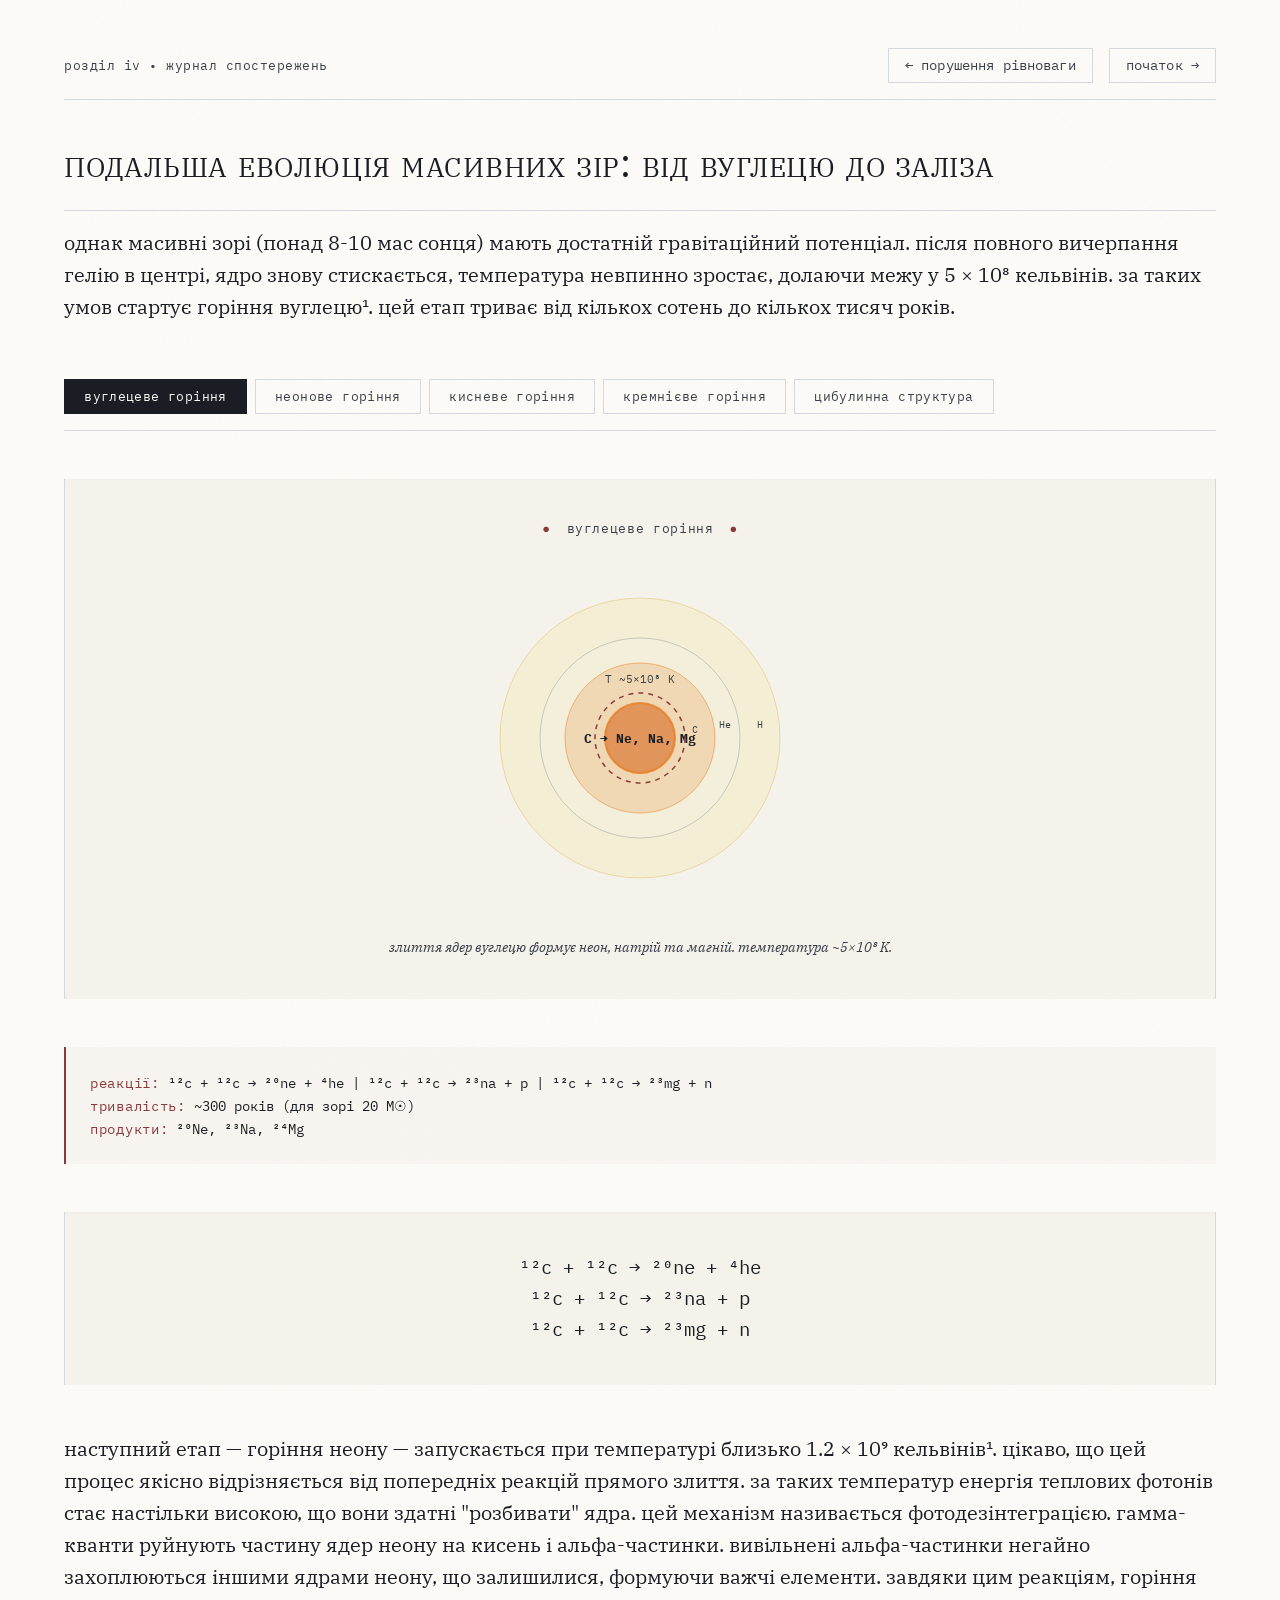
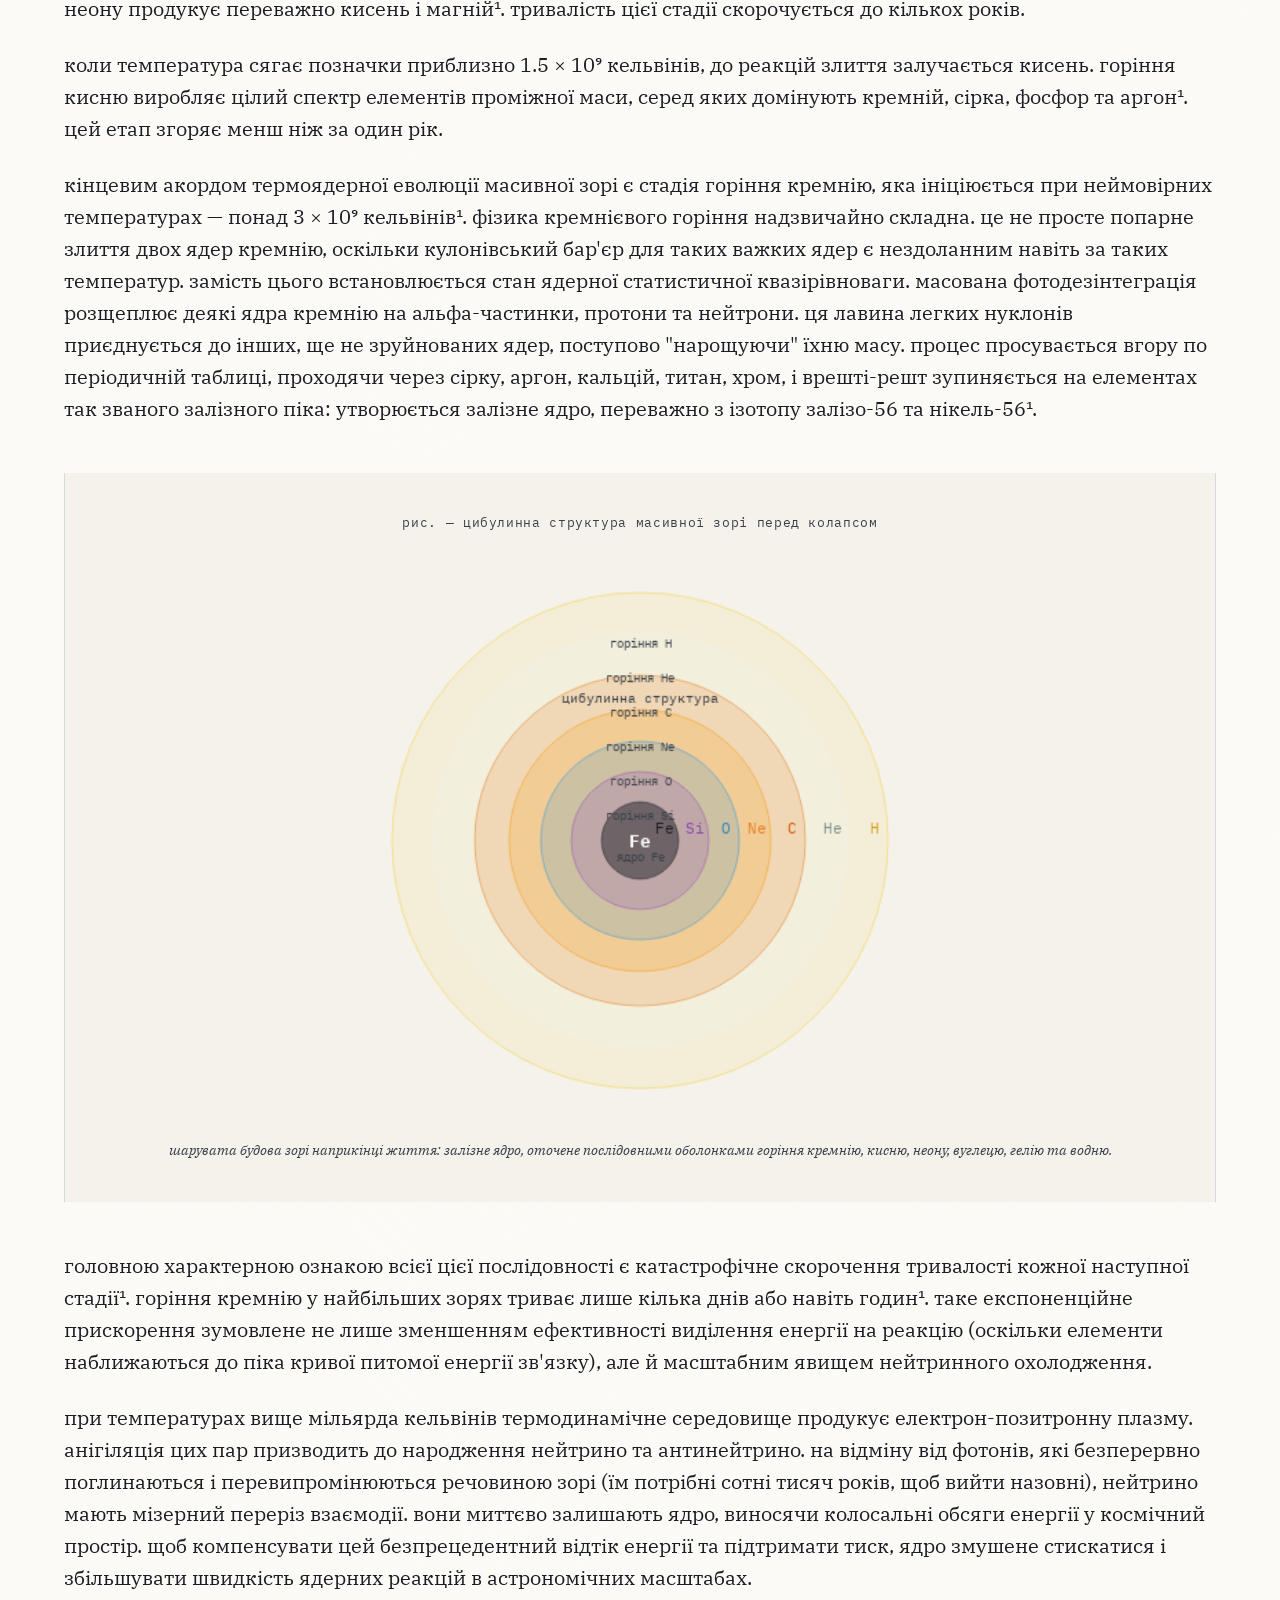
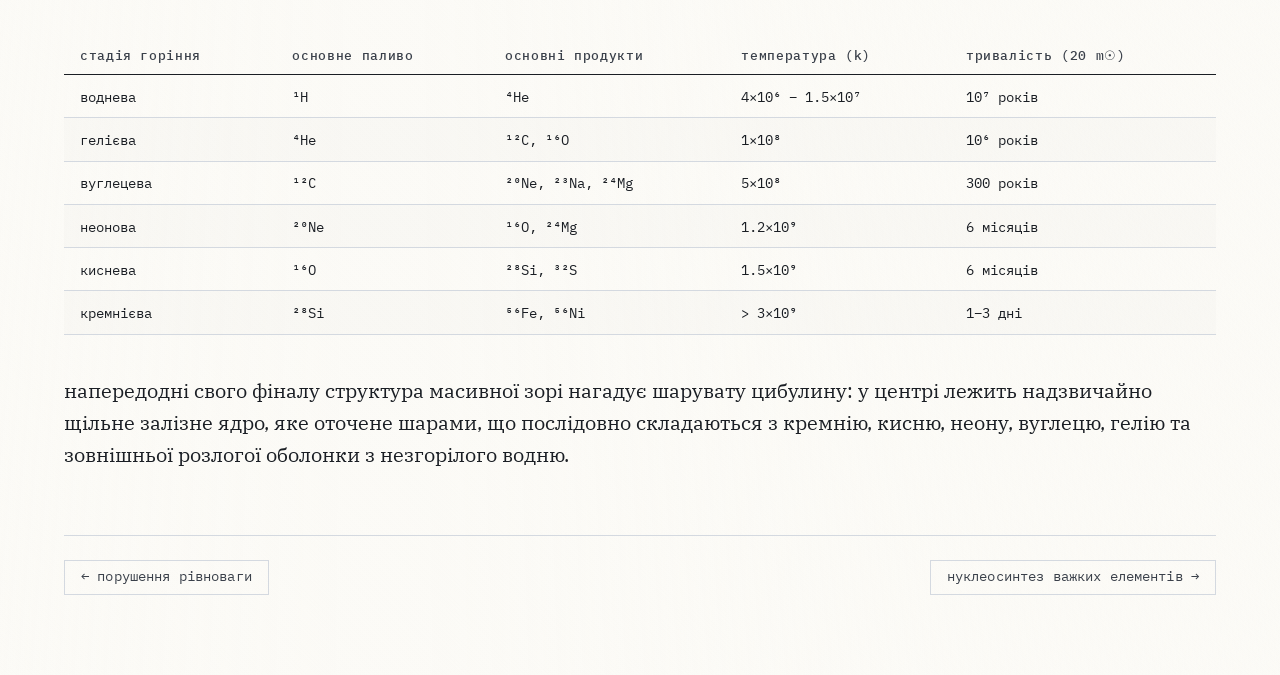
<file: evolution.html>
<!DOCTYPE html>
<html lang="uk">
<head>
  <meta charset="UTF-8">
  <meta name="viewport" content="width=device-width, initial-scale=1.0, maximum-scale=1.5, user-scalable=yes">
  <title>подальша еволюція • зоряний нуклеосинтез</title>
  <link rel="stylesheet" href="style.css">
  <style>
    body {
      min-height: 100vh;
      display: flex;
      flex-direction: column;
    }
    
    article {
      max-width: 90%;
      width: 1400px;
      margin: 0 auto;
      padding: 3rem 4rem 5rem 4rem;
    }
    
    @media (min-width: 1600px) {
      article {
        max-width: 85%;
        width: 1500px;
        padding: 3.5rem 5rem 6rem 5rem;
      }
    }
    
    @media (min-width: 1920px) {
      article {
        max-width: 80%;
        width: 1600px;
      }
    }
    
    @media (min-width: 1400px) {
      .content-columns {
        column-count: 2;
        column-gap: 3.5rem;
        column-rule: 1px solid var(--rule);
      }
      
      .content-columns p {
        break-inside: avoid;
      }
      
      h2, h3 {
        column-span: all;
      }
      
      .equation-block,
      .illustration-container,
      .onion-container,
      .stage-selector,
      table {
        column-span: all;
      }
    }
    
    .nav-header {
      display: flex;
      justify-content: space-between;
      align-items: baseline;
      margin-bottom: 2.5rem;
      border-bottom: 1px solid var(--rule);
      padding-bottom: 1rem;
    }
    
    .nav-buttons {
      display: flex;
      gap: 1rem;
    }
    
    .nav-button {
      font-family: 'IBM Plex Mono', monospace;
      font-size: 0.85rem;
      text-transform: lowercase;
      text-decoration: none;
      color: var(--ink-light);
      border: 1px solid var(--rule);
      padding: 0.35rem 1rem;
      border-radius: 0;
      background: transparent;
      transition: border-color 0.15s ease, color 0.15s ease;
      letter-spacing: 0.01em;
      cursor: pointer;
    }
    
    .nav-button:hover {
      border-color: var(--accent);
      color: var(--ink);
      text-decoration: none;
    }
    
    .chapter-marker {
      font-family: 'IBM Plex Mono', monospace;
      font-size: 0.8rem;
      color: var(--ink-light);
      text-transform: lowercase;
      letter-spacing: 0.04em;
    }
    
    /* stage selector — interactive navigation */
    .stage-selector {
      display: flex;
      flex-wrap: wrap;
      gap: 0.5rem;
      margin: 2.5rem 0 2rem 0;
      padding: 1rem 0;
      border-bottom: 1px solid var(--rule);
    }
    
    .stage-btn {
      font-family: 'IBM Plex Mono', monospace;
      font-size: 0.8rem;
      text-transform: lowercase;
      padding: 0.5rem 1.2rem;
      background: transparent;
      border: 1px solid var(--rule);
      color: var(--ink-light);
      cursor: pointer;
      transition: all 0.15s ease;
      border-radius: 0;
      letter-spacing: 0.03em;
    }
    
    .stage-btn:hover {
      border-color: var(--accent);
      color: var(--ink);
    }
    
    .stage-btn.active {
      background: var(--ink);
      color: var(--paper);
      border-color: var(--ink);
    }
    
    /* illustration container */
    .illustration-container {
      margin: 3rem 0;
      padding: 2.5rem 1.5rem;
      background-color: var(--equation-bg);
      border-left: 1px solid var(--rule);
      border-right: 1px solid var(--rule);
      box-shadow: inset 0 1px 3px rgba(0,0,0,0.02);
    }
    
    .illustration-title {
      font-family: 'IBM Plex Mono', monospace;
      font-size: 0.8rem;
      text-transform: lowercase;
      letter-spacing: 0.05em;
      color: var(--ink-light);
      margin-bottom: 1.5rem;
      text-align: center;
      display: flex;
      justify-content: center;
      align-items: center;
      gap: 1rem;
    }
    
    .illustration-title span {
      color: var(--accent);
    }
    
    .illustration-canvas {
      display: block;
      width: 100%;
      max-width: 800px;
      margin: 0 auto;
    }
    
    canvas {
      display: block;
      width: 100%;
      height: auto;
      image-rendering: crisp-edges;
    }
    
    .illustration-caption {
      font-family: 'IBM Plex Serif', serif;
      font-size: 0.85rem;
      color: var(--ink-light);
      margin-top: 1.5rem;
      text-align: center;
      font-style: italic;
    }
    
    /* onion structure — static masterpiece */
    .onion-container {
      margin: 3rem 0;
      padding: 2.5rem 1.5rem;
      background-color: var(--equation-bg);
      border-left: 1px solid var(--rule);
      border-right: 1px solid var(--rule);
    }
    
    .onion-title {
      font-family: 'IBM Plex Mono', monospace;
      font-size: 0.8rem;
      text-transform: lowercase;
      letter-spacing: 0.05em;
      color: var(--ink-light);
      margin-bottom: 2rem;
      text-align: center;
    }
    
    /* info panel */
    .info-panel {
      margin: 2rem 0;
      padding: 1.5rem;
      border-left: 2px solid var(--accent);
      background: rgba(139, 58, 58, 0.03);
    }
    
    .info-panel p {
      margin: 0;
      font-family: 'IBM Plex Mono', monospace;
      font-size: 0.9rem;
    }
    
    .info-panel .label {
      color: var(--accent);
      text-transform: lowercase;
      letter-spacing: 0.05em;
    }
    
    /* equation blocks */
    .equation-block {
      display: block;
      margin: 3rem 0;
      padding: 2.5rem 2rem;
      background-color: var(--equation-bg);
      border-left: 1px solid var(--rule);
      border-right: 1px solid var(--rule);
      font-family: 'IBM Plex Mono', 'STIX Two Math', 'Cambria Math', monospace;
      font-size: 1.2rem;
      text-align: center;
      overflow-x: auto;
      white-space: nowrap;
      box-shadow: inset 0 1px 3px rgba(0,0,0,0.02);
    }
    
    /* tables */
    table {
      width: 100%;
      margin: 2.5rem 0;
      border-collapse: collapse;
      font-size: 0.9rem;
      font-family: 'IBM Plex Mono', 'IBM Plex Sans', sans-serif;
      text-align: left;
    }
    
    th {
      font-weight: 500;
      text-transform: lowercase;
      letter-spacing: 0.05em;
      font-size: 0.8rem;
      color: var(--ink-light);
      padding: 0.75rem 1rem 0.5rem 1rem;
      border-bottom: 1px solid var(--ink);
    }
    
    td {
      padding: 0.6rem 1rem;
      border-bottom: 1px solid var(--rule);
      vertical-align: top;
    }
    
    tr:nth-child(even) td {
      background-color: rgba(0,0,0,0.01);
    }
    
    sup, sub {
      font-size: 0.7rem;
      line-height: 0;
    }
    
    .footer-nav {
      margin-top: 4rem;
      padding-top: 1.5rem;
      border-top: 1px solid var(--rule);
      display: flex;
      justify-content: space-between;
    }
    
    p {
      margin: 0 0 1.5rem 0;
    }
    
    h1 {
      max-width: none;
      margin-bottom: 1rem;
    }
    
    h2 {
      margin-top: 3.5rem;
      margin-bottom: 2rem;
    }
    
    h3 {
      margin-top: 2.5rem;
      margin-bottom: 1.5rem;
      font-family: 'IBM Plex Serif', serif;
      font-weight: 500;
      font-style: italic;
    }
    
    h2 + p::first-letter {
      font-size: 3.8em;
      float: left;
      line-height: 0.75;
      margin-right: 0.15em;
      margin-top: 0.08em;
      font-weight: 400;
      color: var(--accent);
      font-family: 'IBM Plex Serif', serif;
    }
  </style>
</head>
<body>
  <article>
    <!-- navigation header -->
    <div class="nav-header">
      <span class="chapter-marker">розділ iv • журнал спостережень</span>
      <div class="nav-buttons">
        <a href="disruption.html" class="nav-button">← порушення рівноваги</a>
        <a href="index.html" class="nav-button">початок →</a>
      </div>
    </div>
    
    <!-- title -->
    <h1>подальша еволюція масивних зір: від вуглецю до заліза</h1>
    
    <div class="content-columns">
      <p>однак масивні зорі (понад 8-10 мас сонця) мають достатній гравітаційний потенціал. після повного вичерпання гелію в центрі, ядро знову стискається, температура невпинно зростає, долаючи межу у 5 × 10⁸ кельвінів. за таких умов стартує горіння вуглецю¹. цей етап триває від кількох сотень до кількох тисяч років.</p>
    </div>
    
    <!-- INTERACTIVE STAGE SELECTOR -->
    <div class="stage-selector">
      <button class="stage-btn active" data-stage="carbon">вуглецеве горіння</button>
      <button class="stage-btn" data-stage="neon">неонове горіння</button>
      <button class="stage-btn" data-stage="oxygen">кисневе горіння</button>
      <button class="stage-btn" data-stage="silicon">кремнієве горіння</button>
      <button class="stage-btn" data-stage="onion">цибулинна структура</button>
    </div>
    
    <!-- INTERACTIVE CANVAS ILLUSTRATION -->
    <div class="illustration-container" id="illustrationContainer">
      <div class="illustration-title" id="illustrationTitle">
        <span>●</span> вуглецеве горіння <span>●</span>
      </div>
      <div class="illustration-canvas">
        <canvas id="starCanvas" width="800" height="350"></canvas>
      </div>
      <div class="illustration-caption" id="illustrationCaption">
        злиття ядер вуглецю формує неон, натрій та магній. температура ~5×10⁸ K.
      </div>
    </div>
    
    <!-- DYNAMIC INFO PANEL -->
    <div class="info-panel" id="infoPanel">
      <p><span class="label">реакції:</span> ¹²c + ¹²c → ²⁰ne + ⁴he | ¹²c + ¹²c → ²³na + p | ¹²c + ¹²c → ²³mg + n</p>
      <p><span class="label">тривалість:</span> ~300 років (для зорі 20 M☉)</p>
      <p><span class="label">продукти:</span> ²⁰Ne, ²³Na, ²⁴Mg</p>
    </div>
    
    <!-- EQUATIONS SECTION -->
    <div class="equation-block" id="equationBlock">
      ¹²c + ¹²c → ²⁰ne + ⁴he<br>
      ¹²c + ¹²c → ²³na + p<br>
      ¹²c + ¹²c → ²³mg + n
    </div>
    
    <div class="content-columns">
      <p>наступний етап — горіння неону — запускається при температурі близько 1.2 × 10⁹ кельвінів¹. цікаво, що цей процес якісно відрізняється від попередніх реакцій прямого злиття. за таких температур енергія теплових фотонів стає настільки високою, що вони здатні "розбивати" ядра. цей механізм називається фотодезінтеграцією. гамма-кванти руйнують частину ядер неону на кисень і альфа-частинки. вивільнені альфа-частинки негайно захоплюються іншими ядрами неону, що залишилися, формуючи важчі елементи. завдяки цим реакціям, горіння неону продукує переважно кисень і магній¹. тривалість цієї стадії скорочується до кількох років.</p>
      
      <p>коли температура сягає позначки приблизно 1.5 × 10⁹ кельвінів, до реакцій злиття залучається кисень. горіння кисню виробляє цілий спектр елементів проміжної маси, серед яких домінують кремній, сірка, фосфор та аргон¹. цей етап згоряє менш ніж за один рік.</p>
      
      <p>кінцевим акордом термоядерної еволюції масивної зорі є стадія горіння кремнію, яка ініціюється при неймовірних температурах — понад 3 × 10⁹ кельвінів¹. фізика кремнієвого горіння надзвичайно складна. це не просте попарне злиття двох ядер кремнію, оскільки кулонівський бар'єр для таких важких ядер є нездоланним навіть за таких температур. замість цього встановлюється стан ядерної статистичної квазірівноваги. масована фотодезінтеграція розщеплює деякі ядра кремнію на альфа-частинки, протони та нейтрони. ця лавина легких нуклонів приєднується до інших, ще не зруйнованих ядер, поступово "нарощуючи" їхню масу. процес просувається вгору по періодичній таблиці, проходячи через сірку, аргон, кальцій, титан, хром, і врешті-решт зупиняється на елементах так званого залізного піка: утворюється залізне ядро, переважно з ізотопу залізо-56 та нікель-56¹.</p>
    </div>
    
    <!-- STATIC ONION STRUCTURE (also shown in interactive mode) -->
    <div class="onion-container" id="onionStructure">
      <div class="onion-title">рис. — цибулинна структура масивної зорі перед колапсом</div>
      <canvas id="onionCanvas" width="800" height="400"></canvas>
      <div class="illustration-caption">
        шарувата будова зорі наприкінці життя: залізне ядро, оточене послідовними оболонками горіння кремнію, кисню, неону, вуглецю, гелію та водню.
      </div>
    </div>
    
    <div class="content-columns">
      <p>головною характерною ознакою всієї цієї послідовності є катастрофічне скорочення тривалості кожної наступної стадії¹. горіння кремнію у найбільших зорях триває лише кілька днів або навіть годин¹. таке експоненційне прискорення зумовлене не лише зменшенням ефективності виділення енергії на реакцію (оскільки елементи наближаються до піка кривої питомої енергії зв'язку), але й масштабним явищем нейтринного охолодження.</p>
      
      <p>при температурах вище мільярда кельвінів термодинамічне середовище продукує електрон-позитронну плазму. анігіляція цих пар призводить до народження нейтрино та антинейтрино. на відміну від фотонів, які безперервно поглинаються і перевипромінюються речовиною зорі (їм потрібні сотні тисяч років, щоб вийти назовні), нейтрино мають мізерний переріз взаємодії. вони миттєво залишають ядро, виносячи колосальні обсяги енергії у космічний простір. щоб компенсувати цей безпрецедентний відтік енергії та підтримати тиск, ядро змушене стискатися і збільшувати швидкість ядерних реакцій в астрономічних масштабах.</p>
    </div>
    
    <!-- SUMMARY TABLE -->
    <table id="summaryTable">
      <thead>
        <tr>
          <th>стадія горіння</th>
          <th>основне паливо</th>
          <th>основні продукти</th>
          <th>температура (K)</th>
          <th>тривалість (20 M☉)</th>
        </tr>
      </thead>
      <tbody>
        <tr><td>воднева</td><td>¹H</td><td>⁴He</td><td>4×10⁶ – 1.5×10⁷</td><td>10⁷ років</td></tr>
        <tr><td>гелієва</td><td>⁴He</td><td>¹²C, ¹⁶O</td><td>1×10⁸</td><td>10⁶ років</td></tr>
        <tr><td>вуглецева</td><td>¹²C</td><td>²⁰Ne, ²³Na, ²⁴Mg</td><td>5×10⁸</td><td>300 років</td></tr>
        <tr><td>неонова</td><td>²⁰Ne</td><td>¹⁶O, ²⁴Mg</td><td>1.2×10⁹</td><td>6 місяців</td></tr>
        <tr><td>киснева</td><td>¹⁶O</td><td>²⁸Si, ³²S</td><td>1.5×10⁹</td><td>6 місяців</td></tr>
        <tr><td>кремнієва</td><td>²⁸Si</td><td>⁵⁶Fe, ⁵⁶Ni</td><td>&gt; 3×10⁹</td><td>1–3 дні</td></tr>
      </tbody>
    </table>
    
    <div class="content-columns">
      <p>напередодні свого фіналу структура масивної зорі нагадує шарувату цибулину: у центрі лежить надзвичайно щільне залізне ядро, яке оточене шарами, що послідовно складаються з кремнію, кисню, неону, вуглецю, гелію та зовнішньої розлогої оболонки з незгорілого водню.</p>
    </div>
    
    <!-- footer navigation -->
<div class="footer-nav">
  <a href="disruption.html" class="nav-button">← порушення рівноваги</a>
  <a href="nucleosis.html" class="nav-button">нуклеосинтез важких елементів →</a>
</div>
  </article>
  
  <script>
    (function() {
      'use strict';
      
      // stage data for interactive illustrations
      const stages = {
        carbon: {
          name: 'вуглецеве горіння',
          color: '#e67e22',
          coreColor: '#d35400',
          temp: '~5×10⁸ K',
          caption: 'злиття ядер вуглецю формує неон, натрій та магній. температура ~5×10⁸ K.',
          equations: '¹²c + ¹²c → ²⁰ne + ⁴he<br>¹²c + ¹²c → ²³na + p<br>¹²c + ¹²c → ²³mg + n',
          reactions: '¹²c + ¹²c → ²⁰ne + ⁴he | ¹²c + ¹²c → ²³na + p | ¹²c + ¹²c → ²³mg + n',
          duration: '~300 років (для зорі 20 M☉)',
          products: '²⁰Ne, ²³Na, ²⁴Mg',
          coreLabel: 'C → Ne, Na, Mg',
          shellLabels: ['H', 'He', 'C']
        },
        neon: {
          name: 'неонове горіння',
          color: '#f39c12',
          coreColor: '#e67e22',
          temp: '~1.2×10⁹ K',
          caption: 'фотодезінтеграція неону з подальшим альфа-захопленням. температура ~1.2×10⁹ K.',
          equations: '²⁰ne + γ → ¹⁶o + ⁴he<br>²⁰ne + ⁴he → ²⁴mg + γ',
          reactions: '²⁰Ne + γ → ¹⁶O + ⁴He | ²⁰Ne + ⁴He → ²⁴Mg + γ',
          duration: '~6 місяців',
          products: '¹⁶O, ²⁴Mg',
          coreLabel: 'Ne → O, Mg',
          shellLabels: ['H', 'He', 'C', 'Ne']
        },
        oxygen: {
          name: 'кисневе горіння',
          color: '#3498db',
          coreColor: '#2980b9',
          temp: '~1.5×10⁹ K',
          caption: 'злиття ядер кисню продукує кремній, сірку, фосфор та аргон. температура ~1.5×10⁹ K.',
          equations: '¹⁶o + ¹⁶o → ²⁸si + ⁴he<br>¹⁶o + ¹⁶o → ³¹p + p<br>¹⁶o + ¹⁶o → ³¹s + n<br>¹⁶o + ¹⁶o → ³²s + γ',
          reactions: '¹⁶O + ¹⁶O → ²⁸Si + ⁴He | ¹⁶O + ¹⁶O → ³¹P + p | ¹⁶O + ¹⁶O → ³¹S + n | ¹⁶O + ¹⁶O → ³²S + γ',
          duration: '~6 місяців',
          products: '²⁸Si, ³²S, ³¹P',
          coreLabel: 'O → Si, S',
          shellLabels: ['H', 'He', 'C', 'Ne', 'O']
        },
        silicon: {
          name: 'кремнієве горіння',
          color: '#9b59b6',
          coreColor: '#8e44ad',
          temp: '> 3×10⁹ K',
          caption: 'ядерна статистична квазірівновага — формування елементів залізного піка. температура >3×10⁹ K.',
          equations: '²⁸si + γ → 7(⁴he)<br>альфа-захоплення → ... → ⁵⁶fe, ⁵⁶ni',
          reactions: 'фотодезінтеграція + альфа-захоплення → ⁵⁶Fe, ⁵⁶Ni',
          duration: '1–3 дні',
          products: '⁵⁶Fe, ⁵⁶Ni (залізний пік)',
          coreLabel: 'Si → Fe, Ni',
          shellLabels: ['H', 'He', 'C', 'Ne', 'O', 'Si']
        },
        onion: {
          name: 'цибулинна структура',
          color: '#c0392b',
          coreColor: '#1a1e24',
          temp: 'повний спектр',
          caption: 'шарувата будова масивної зорі перед гравітаційним колапсом залізного ядра.',
          equations: 'структура: Fe • Si • O • Ne • C • He • H',
          reactions: 'повна ієрархія оболонок горіння',
          duration: 'фінальна стадія',
          products: 'всі елементи до заліза',
          coreLabel: 'Fe',
          shellLabels: ['H', 'He', 'C', 'Ne', 'O', 'Si']
        }
      };
      
      const canvas = document.getElementById('starCanvas');
      const ctx = canvas.getContext('2d');
      const onionCanvas = document.getElementById('onionCanvas');
      const onionCtx = onionCanvas.getContext('2d');
      
      const titleEl = document.getElementById('illustrationTitle');
      const captionEl = document.getElementById('illustrationCaption');
      const infoPanel = document.getElementById('infoPanel');
      const equationBlock = document.getElementById('equationBlock');
      
      let currentStage = 'carbon';
      
      // draw star illustration based on stage
      function drawStage(stageId) {
        const stage = stages[stageId];
        if (!stage) return;
        
        // update title and caption
        titleEl.innerHTML = `<span>●</span> ${stage.name} <span>●</span>`;
        captionEl.textContent = stage.caption;
        
        // update info panel
        infoPanel.innerHTML = `
          <p><span class="label">реакції:</span> ${stage.reactions}</p>
          <p><span class="label">тривалість:</span> ${stage.duration}</p>
          <p><span class="label">продукти:</span> ${stage.products}</p>
        `;
        
        // update equation block
        equationBlock.innerHTML = stage.equations;
        
        // draw canvas
        drawStarCanvas(stage);
      }
      
      function drawStarCanvas(stage) {
        ctx.clearRect(0, 0, 800, 350);
        
        const cx = 400;
        const cy = 175;
        
        if (stage === stages.onion) {
          drawOnionStructure(ctx, cx, cy);
          return;
        }
        
        // draw outer envelope (H)
        ctx.beginPath();
        ctx.arc(cx, cy, 140, 0, 2 * Math.PI);
        ctx.fillStyle = '#f4d03f';
        ctx.globalAlpha = 0.12;
        ctx.fill();
        ctx.globalAlpha = 0.3;
        ctx.strokeStyle = '#d4a017';
        ctx.lineWidth = 1;
        ctx.stroke();
        ctx.globalAlpha = 1.0;
        
        // draw He shell
        ctx.beginPath();
        ctx.arc(cx, cy, 100, 0, 2 * Math.PI);
        ctx.fillStyle = '#ecf0f1';
        ctx.globalAlpha = 0.15;
        ctx.fill();
        ctx.globalAlpha = 0.4;
        ctx.strokeStyle = '#7f8c8d';
        ctx.lineWidth = 1;
        ctx.stroke();
        ctx.globalAlpha = 1.0;
        
        // draw intermediate shells based on stage
        const shells = stage.shellLabels || ['H', 'He', 'C'];
        let radius = 75;
        const shellColors = {
          'C': '#e67e22',
          'Ne': '#f39c12',
          'O': '#3498db',
          'Si': '#9b59b6'
        };
        
        for (let i = shells.length - 1; i >= 2; i--) {
          const shell = shells[i];
          if (shellColors[shell]) {
            ctx.beginPath();
            ctx.arc(cx, cy, radius, 0, 2 * Math.PI);
            ctx.fillStyle = shellColors[shell];
            ctx.globalAlpha = 0.2;
            ctx.fill();
            ctx.globalAlpha = 0.5;
            ctx.strokeStyle = shellColors[shell];
            ctx.lineWidth = 1;
            ctx.stroke();
            ctx.globalAlpha = 1.0;
            radius -= 12;
          }
        }
        
        // draw core
        ctx.beginPath();
        ctx.arc(cx, cy, 35, 0, 2 * Math.PI);
        ctx.fillStyle = stage.coreColor;
        ctx.globalAlpha = 0.5;
        ctx.fill();
        ctx.globalAlpha = 0.8;
        ctx.strokeStyle = stage.color;
        ctx.lineWidth = 2;
        ctx.stroke();
        ctx.globalAlpha = 1.0;
        
        // core label
        ctx.font = 'bold 13px "IBM Plex Mono", monospace';
        ctx.fillStyle = '#1a1e24';
        ctx.textAlign = 'center';
        ctx.fillText(stage.coreLabel, cx, cy + 5);
        
        // temperature label
        ctx.font = '11px "IBM Plex Mono", monospace';
        ctx.fillStyle = '#3a404a';
        ctx.fillText(`T ${stage.temp}`, cx, cy - 55);
        
        // shell labels
        ctx.font = '10px "IBM Plex Mono", monospace';
        ctx.fillStyle = '#3a404a';
        ctx.textAlign = 'center';
        
        if (stage.shellLabels.includes('H')) {
          ctx.fillText('H', cx + 120, cy - 10);
        }
        if (stage.shellLabels.includes('He')) {
          ctx.fillText('He', cx + 85, cy - 10);
        }
        if (stage.shellLabels.includes('C')) {
          ctx.fillText('C', cx + 55, cy - 5);
        }
        if (stage.shellLabels.includes('Ne')) {
          ctx.fillText('Ne', cx + 40, cy - 5);
        }
        if (stage.shellLabels.includes('O')) {
          ctx.fillText('O', cx + 25, cy);
        }
        
        // burning zone indicator
        ctx.beginPath();
        ctx.arc(cx, cy, 45, 0, 2 * Math.PI);
        ctx.strokeStyle = '#8b3a3a';
        ctx.lineWidth = 1.5;
        ctx.setLineDash([5, 5]);
        ctx.stroke();
        ctx.setLineDash([]);
      }
      
      function drawOnionStructure(context, cx, cy) {
        const layers = [
          { radius: 180, color: '#f4d03f', alpha: 0.1, label: 'H', textColor: '#d4a017' },
          { radius: 150, color: '#ecf0f1', alpha: 0.15, label: 'He', textColor: '#7f8c8d' },
          { radius: 120, color: '#e67e22', alpha: 0.2, label: 'C', textColor: '#d35400' },
          { radius: 95, color: '#f39c12', alpha: 0.2, label: 'Ne', textColor: '#e67e22' },
          { radius: 72, color: '#3498db', alpha: 0.2, label: 'O', textColor: '#2980b9' },
          { radius: 50, color: '#9b59b6', alpha: 0.25, label: 'Si', textColor: '#8e44ad' },
          { radius: 28, color: '#1a1e24', alpha: 0.5, label: 'Fe', textColor: '#1a1e24' }
        ];
        
        layers.forEach(layer => {
          context.beginPath();
          context.arc(cx, cy, layer.radius, 0, 2 * Math.PI);
          context.fillStyle = layer.color;
          context.globalAlpha = layer.alpha;
          context.fill();
          context.globalAlpha = 0.5;
          context.strokeStyle = layer.color;
          context.lineWidth = 1;
          context.stroke();
        });
        
        context.globalAlpha = 1.0;
        context.font = '11px "IBM Plex Mono", monospace';
        context.textAlign = 'center';
        
        layers.forEach(layer => {
          context.fillStyle = layer.textColor;
          context.fillText(layer.label, cx + layer.radius - 10, cy - 5);
        });
        
        context.font = 'bold 13px "IBM Plex Mono", monospace';
        context.fillStyle = '#fcfbf7';
        context.fillText('Fe', cx, cy + 5);
        
        context.font = '10px "IBM Plex Mono", monospace';
        context.fillStyle = '#3a404a';
        context.fillText('цибулинна структура', cx, cy - 100);
      }
      
      function drawStaticOnion() {
        onionCtx.clearRect(0, 0, 800, 400);
        drawOnionStructure(onionCtx, 400, 200);
        
        // add burning notation
        onionCtx.font = '9px "IBM Plex Mono", monospace';
        onionCtx.fillStyle = '#3a404a';
        onionCtx.textAlign = 'center';
        onionCtx.fillText('горіння H', 400, 60);
        onionCtx.fillText('горіння He', 400, 85);
        onionCtx.fillText('горіння C', 400, 110);
        onionCtx.fillText('горіння Ne', 400, 135);
        onionCtx.fillText('горіння O', 400, 160);
        onionCtx.fillText('горіння Si', 400, 185);
        onionCtx.fillText('ядро Fe', 400, 215);
      }
      
      // stage button handlers
      const buttons = document.querySelectorAll('.stage-btn');
      buttons.forEach(btn => {
        btn.addEventListener('click', function() {
          buttons.forEach(b => b.classList.remove('active'));
          this.classList.add('active');
          
          const stageId = this.dataset.stage;
          currentStage = stageId;
          
          drawStage(stageId);
          
          // scroll illustration into view smoothly
          document.getElementById('illustrationContainer').scrollIntoView({ 
            behavior: 'smooth', 
            block: 'nearest' 
          });
        });
      });
      
      // initialize
      drawStage('carbon');
      drawStaticOnion();
      
      // handle potential resize
      window.addEventListener('resize', function() {
        drawStage(currentStage);
        drawStaticOnion();
      });
    })();
  </script>
</body>
</html>
</file>
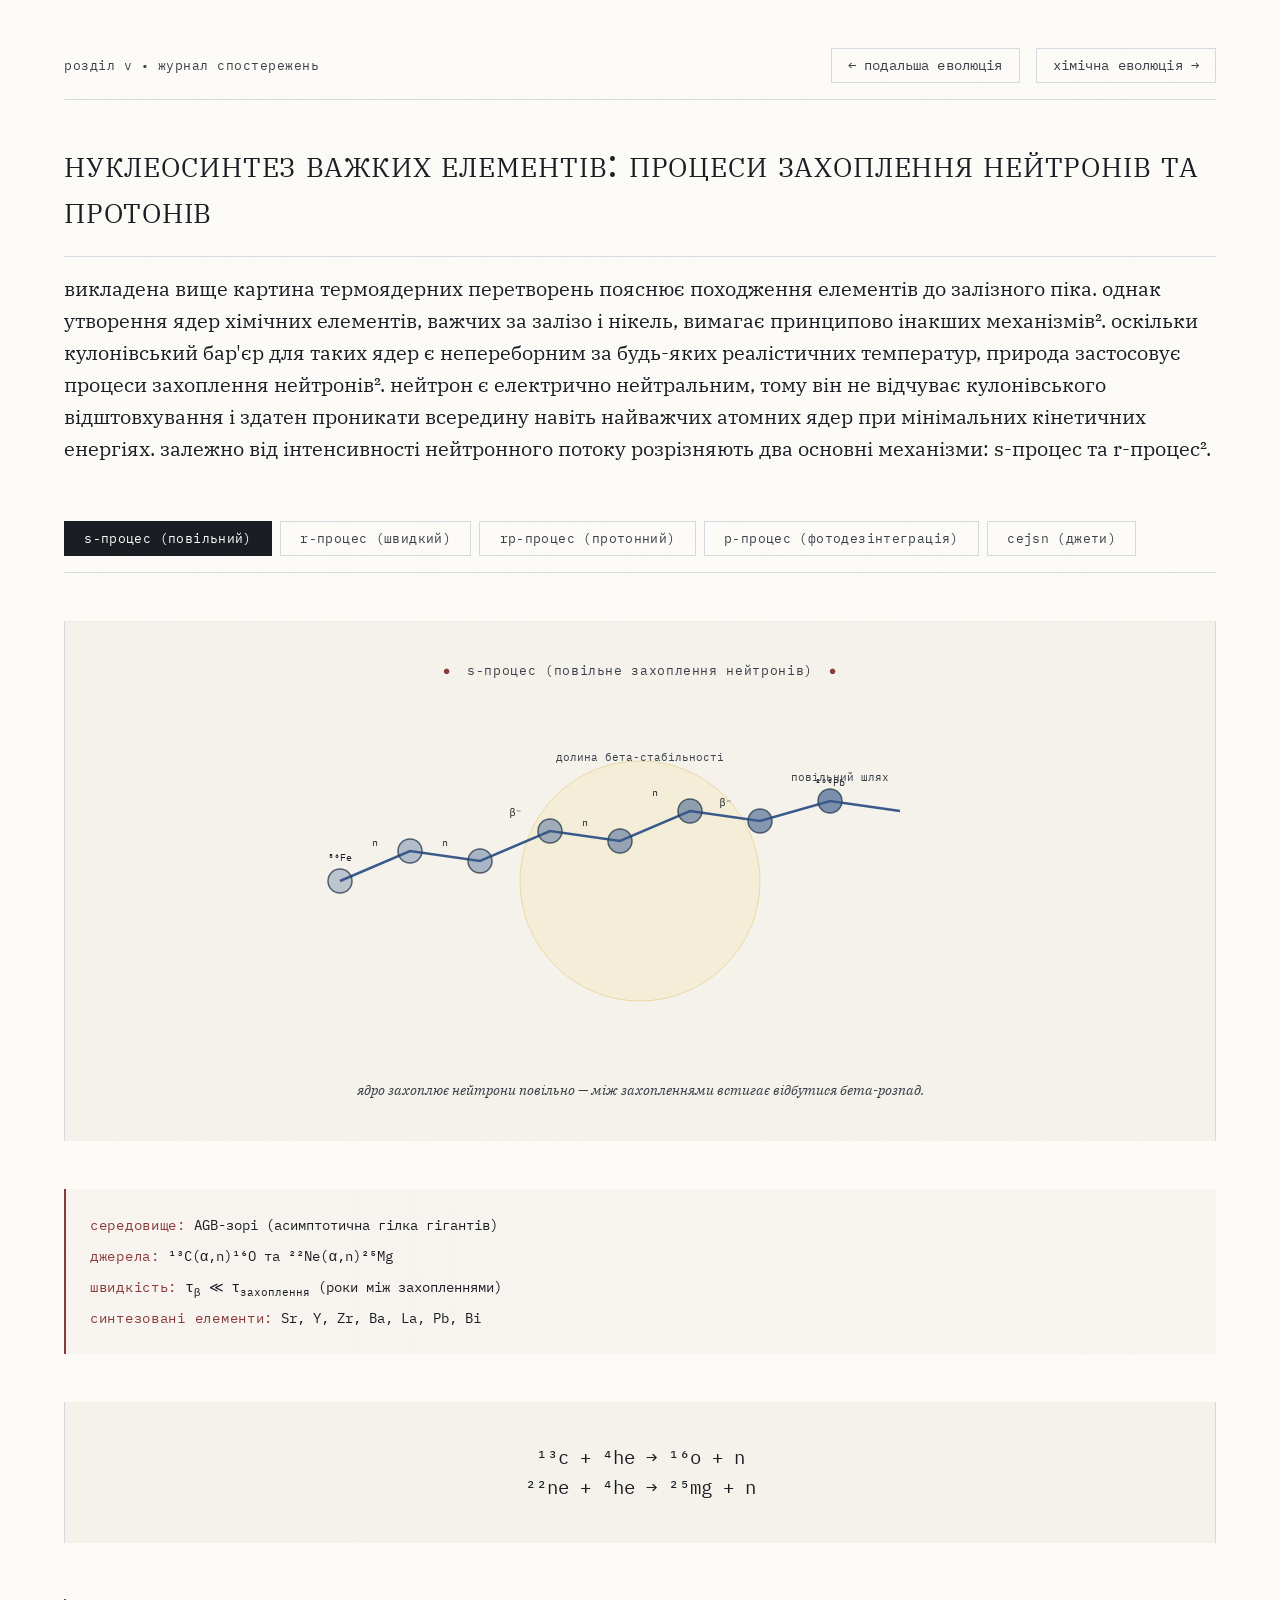
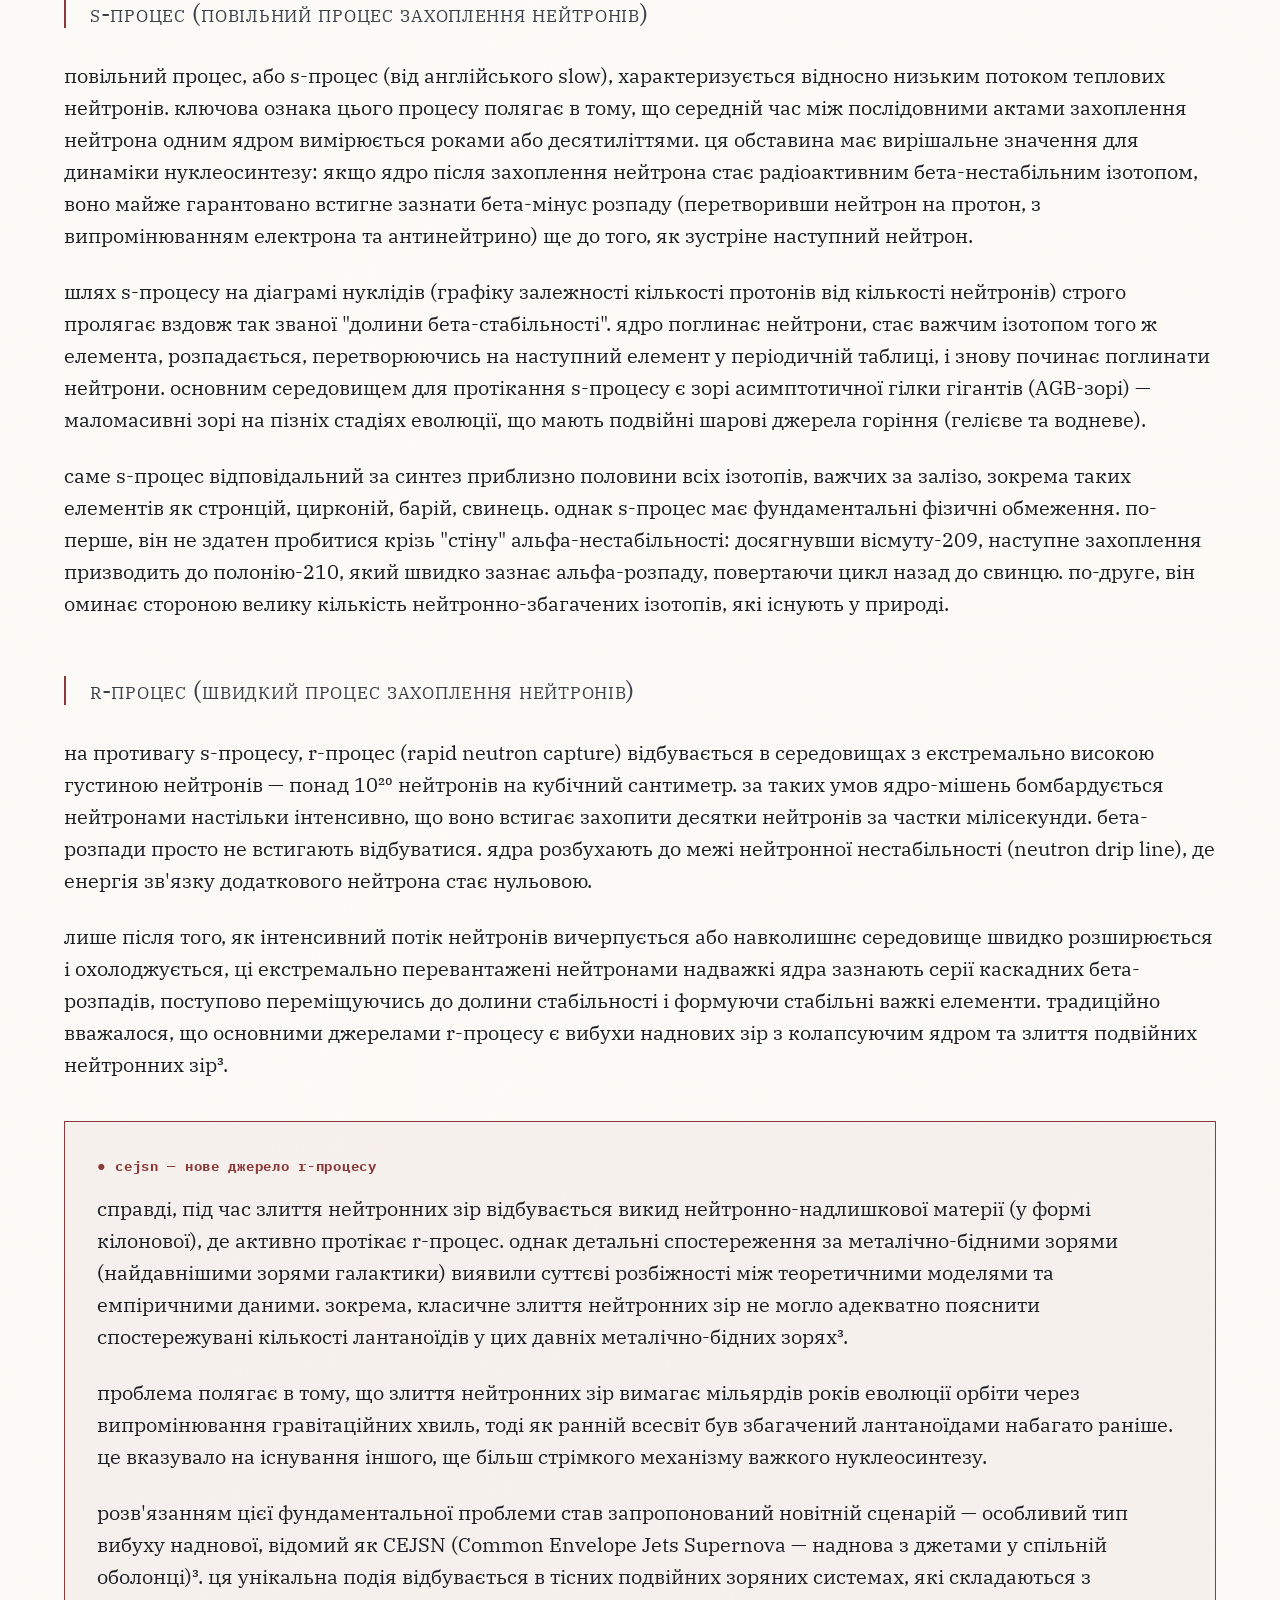
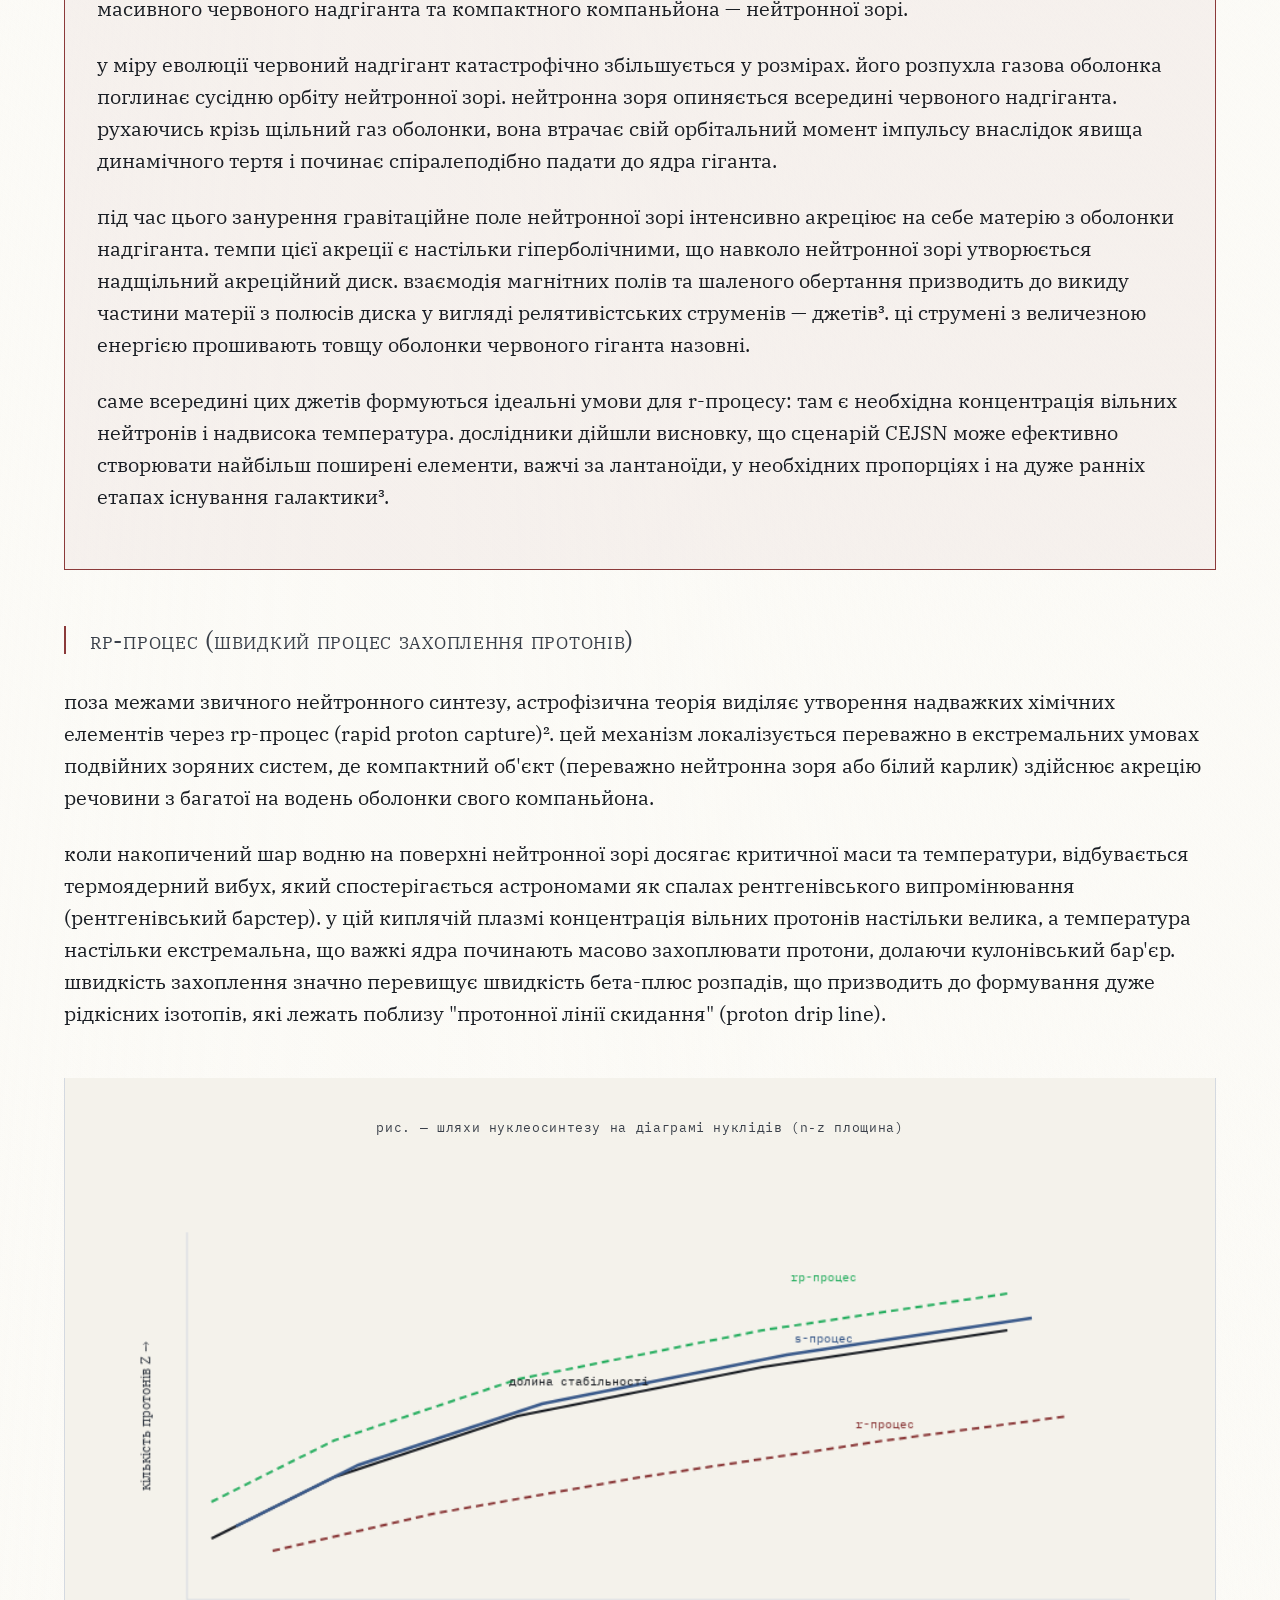
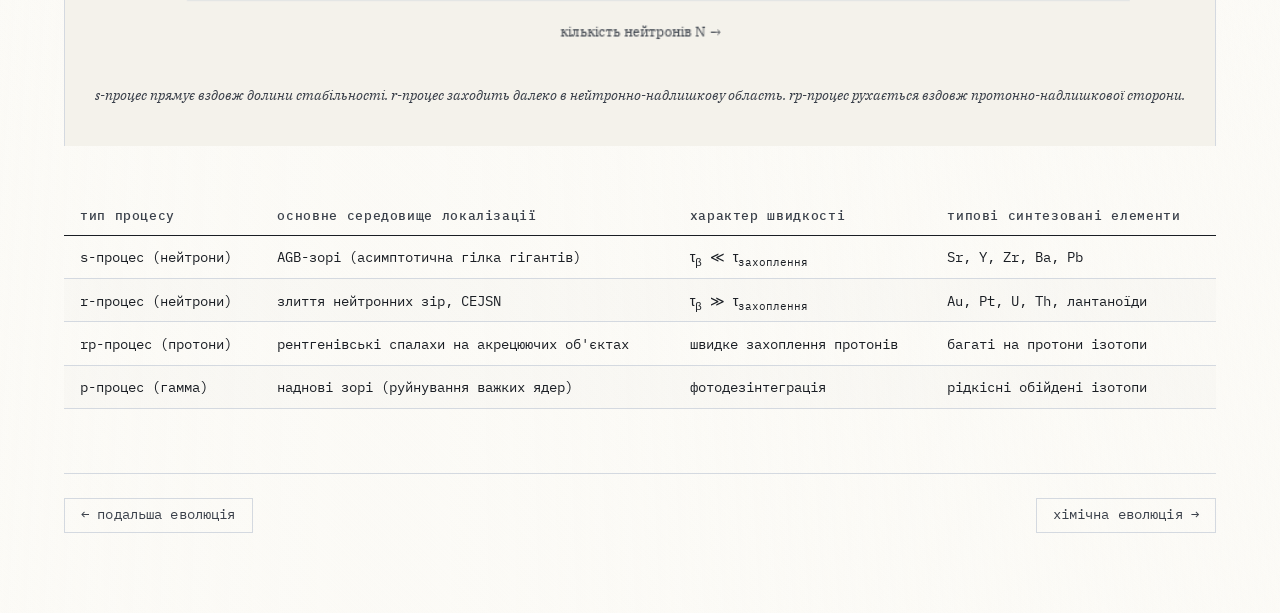
<file: nucleosis.html>
<!DOCTYPE html>
<html lang="uk">
<head>
  <meta charset="UTF-8">
  <meta name="viewport" content="width=device-width, initial-scale=1.0, maximum-scale=1.5, user-scalable=yes">
  <title>нуклеосинтез важких елементів • зоряний нуклеосинтез</title>
  <link rel="stylesheet" href="style.css">
  <style>
    body {
      min-height: 100vh;
      display: flex;
      flex-direction: column;
    }
    
    article {
      max-width: 90%;
      width: 1400px;
      margin: 0 auto;
      padding: 3rem 4rem 5rem 4rem;
    }
    
    @media (min-width: 1600px) {
      article {
        max-width: 85%;
        width: 1500px;
        padding: 3.5rem 5rem 6rem 5rem;
      }
    }
    
    @media (min-width: 1920px) {
      article {
        max-width: 80%;
        width: 1600px;
      }
    }
    
    @media (min-width: 1400px) {
      .content-columns {
        column-count: 2;
        column-gap: 3.5rem;
        column-rule: 1px solid var(--rule);
      }
      
      .content-columns p {
        break-inside: avoid;
      }
      
      h2, h3 {
        column-span: all;
      }
      
      .equation-block,
      .illustration-container,
      .process-selector,
      .nuclei-chart,
      table {
        column-span: all;
      }
    }
    
    .nav-header {
      display: flex;
      justify-content: space-between;
      align-items: baseline;
      margin-bottom: 2.5rem;
      border-bottom: 1px solid var(--rule);
      padding-bottom: 1rem;
    }
    
    .nav-buttons {
      display: flex;
      gap: 1rem;
    }
    
    .nav-button {
      font-family: 'IBM Plex Mono', monospace;
      font-size: 0.85rem;
      text-transform: lowercase;
      text-decoration: none;
      color: var(--ink-light);
      border: 1px solid var(--rule);
      padding: 0.35rem 1rem;
      border-radius: 0;
      background: transparent;
      transition: border-color 0.15s ease, color 0.15s ease;
      letter-spacing: 0.01em;
      cursor: pointer;
    }
    
    .nav-button:hover {
      border-color: var(--accent);
      color: var(--ink);
      text-decoration: none;
    }
    
    .chapter-marker {
      font-family: 'IBM Plex Mono', monospace;
      font-size: 0.8rem;
      color: var(--ink-light);
      text-transform: lowercase;
      letter-spacing: 0.04em;
    }
    
    /* process selector — interactive navigation */
    .process-selector {
      display: flex;
      flex-wrap: wrap;
      gap: 0.5rem;
      margin: 2.5rem 0 2rem 0;
      padding: 1rem 0;
      border-bottom: 1px solid var(--rule);
    }
    
    .process-btn {
      font-family: 'IBM Plex Mono', monospace;
      font-size: 0.8rem;
      text-transform: lowercase;
      padding: 0.5rem 1.2rem;
      background: transparent;
      border: 1px solid var(--rule);
      color: var(--ink-light);
      cursor: pointer;
      transition: all 0.15s ease;
      border-radius: 0;
      letter-spacing: 0.03em;
    }
    
    .process-btn:hover {
      border-color: var(--accent);
      color: var(--ink);
    }
    
    .process-btn.active {
      background: var(--ink);
      color: var(--paper);
      border-color: var(--ink);
    }
    
    /* illustration container */
    .illustration-container {
      margin: 3rem 0;
      padding: 2.5rem 1.5rem;
      background-color: var(--equation-bg);
      border-left: 1px solid var(--rule);
      border-right: 1px solid var(--rule);
      box-shadow: inset 0 1px 3px rgba(0,0,0,0.02);
    }
    
    .illustration-title {
      font-family: 'IBM Plex Mono', monospace;
      font-size: 0.8rem;
      text-transform: lowercase;
      letter-spacing: 0.05em;
      color: var(--ink-light);
      margin-bottom: 1.5rem;
      text-align: center;
      display: flex;
      justify-content: center;
      align-items: center;
      gap: 1rem;
    }
    
    .illustration-title span {
      color: var(--accent);
    }
    
    .illustration-canvas {
      display: block;
      width: 100%;
      max-width: 900px;
      margin: 0 auto;
    }
    
    canvas {
      display: block;
      width: 100%;
      height: auto;
      image-rendering: crisp-edges;
    }
    
    .illustration-caption {
      font-family: 'IBM Plex Serif', serif;
      font-size: 0.85rem;
      color: var(--ink-light);
      margin-top: 1.5rem;
      text-align: center;
      font-style: italic;
    }
    
    /* nuclei chart container */
    .nuclei-chart {
      margin: 3rem 0;
      padding: 2.5rem 1.5rem;
      background-color: var(--equation-bg);
      border-left: 1px solid var(--rule);
      border-right: 1px solid var(--rule);
    }
    
    .chart-title {
      font-family: 'IBM Plex Mono', monospace;
      font-size: 0.8rem;
      text-transform: lowercase;
      letter-spacing: 0.05em;
      color: var(--ink-light);
      margin-bottom: 2rem;
      text-align: center;
    }
    
    /* info panel */
    .info-panel {
      margin: 2rem 0;
      padding: 1.5rem;
      border-left: 2px solid var(--accent);
      background: rgba(139, 58, 58, 0.03);
    }
    
    .info-panel p {
      margin: 0 0 0.5rem 0;
      font-family: 'IBM Plex Mono', monospace;
      font-size: 0.9rem;
    }
    
    .info-panel p:last-child {
      margin-bottom: 0;
    }
    
    .info-panel .label {
      color: var(--accent);
      text-transform: lowercase;
      letter-spacing: 0.05em;
    }
    
    /* equation blocks */
    .equation-block {
      display: block;
      margin: 3rem 0;
      padding: 2.5rem 2rem;
      background-color: var(--equation-bg);
      border-left: 1px solid var(--rule);
      border-right: 1px solid var(--rule);
      font-family: 'IBM Plex Mono', 'STIX Two Math', 'Cambria Math', monospace;
      font-size: 1.2rem;
      text-align: center;
      overflow-x: auto;
      white-space: nowrap;
      box-shadow: inset 0 1px 3px rgba(0,0,0,0.02);
    }
    
    /* two columns for comparison */
    .comparison-row {
      display: flex;
      gap: 2rem;
      margin: 2.5rem 0;
    }
    
    .comparison-col {
      flex: 1;
      padding: 1.5rem;
      background: rgba(0,0,0,0.01);
      border: 1px solid var(--rule);
    }
    
    .comparison-col h4 {
      font-family: 'IBM Plex Mono', monospace;
      font-size: 0.9rem;
      text-transform: lowercase;
      letter-spacing: 0.05em;
      margin: 0 0 1rem 0;
      color: var(--accent);
    }
    
    @media (max-width: 800px) {
      .comparison-row {
        flex-direction: column;
      }
    }
    
    /* tables */
    table {
      width: 100%;
      margin: 2.5rem 0;
      border-collapse: collapse;
      font-size: 0.9rem;
      font-family: 'IBM Plex Mono', 'IBM Plex Sans', sans-serif;
      text-align: left;
    }
    
    th {
      font-weight: 500;
      text-transform: lowercase;
      letter-spacing: 0.05em;
      font-size: 0.8rem;
      color: var(--ink-light);
      padding: 0.75rem 1rem 0.5rem 1rem;
      border-bottom: 1px solid var(--ink);
    }
    
    td {
      padding: 0.6rem 1rem;
      border-bottom: 1px solid var(--rule);
      vertical-align: top;
    }
    
    tr:nth-child(even) td {
      background-color: rgba(0,0,0,0.01);
    }
    
    sup, sub {
      font-size: 0.7rem;
      line-height: 0;
    }
    
    .footer-nav {
      margin-top: 4rem;
      padding-top: 1.5rem;
      border-top: 1px solid var(--rule);
      display: flex;
      justify-content: space-between;
    }
    
    p {
      margin: 0 0 1.5rem 0;
    }
    
    h1 {
      max-width: none;
      margin-bottom: 1rem;
    }
    
    h2 {
      margin-top: 3.5rem;
      margin-bottom: 2rem;
    }
    
    h3 {
      margin-top: 2.5rem;
      margin-bottom: 1.5rem;
      font-family: 'IBM Plex Serif', serif;
      font-weight: 500;
      font-style: italic;
    }
    
    h2 + p::first-letter {
      font-size: 3.8em;
      float: left;
      line-height: 0.75;
      margin-right: 0.15em;
      margin-top: 0.08em;
      font-weight: 400;
      color: var(--accent);
      font-family: 'IBM Plex Serif', serif;
    }
    
    /* CEJSN highlight box */
    .cejsn-box {
      margin: 2.5rem 0;
      padding: 2rem;
      background: rgba(139, 58, 58, 0.05);
      border: 1px solid var(--accent);
    }
    
    .cejsn-box h4 {
      font-family: 'IBM Plex Mono', monospace;
      font-size: 0.9rem;
      text-transform: lowercase;
      letter-spacing: 0.05em;
      margin: 0 0 1rem 0;
      color: var(--accent);
    }
  </style>
</head>
<body>
  <article>
    <!-- navigation header -->
    <div class="nav-header">
      <span class="chapter-marker">розділ v • журнал спостережень</span>
      <div class="nav-buttons">
        <a href="evolution.html" class="nav-button">← подальша еволюція</a>
        <a href="chemical-evolution-and-conclusions.html" class="nav-button">хімічна еволюція →</a>
      </div>
    </div>
    
    <!-- title -->
    <h1>нуклеосинтез важких елементів: процеси захоплення нейтронів та протонів</h1>
    
    <div class="content-columns">
      <p>викладена вище картина термоядерних перетворень пояснює походження елементів до залізного піка. однак утворення ядер хімічних елементів, важчих за залізо і нікель, вимагає принципово інакших механізмів². оскільки кулонівський бар'єр для таких ядер є непереборним за будь-яких реалістичних температур, природа застосовує процеси захоплення нейтронів². нейтрон є електрично нейтральним, тому він не відчуває кулонівського відштовхування і здатен проникати всередину навіть найважчих атомних ядер при мінімальних кінетичних енергіях. залежно від інтенсивності нейтронного потоку розрізняють два основні механізми: s-процес та r-процес².</p>
    </div>
    
    <!-- INTERACTIVE PROCESS SELECTOR -->
    <div class="process-selector">
      <button class="process-btn active" data-process="s-process">s-процес (повільний)</button>
      <button class="process-btn" data-process="r-process">r-процес (швидкий)</button>
      <button class="process-btn" data-process="rp-process">rp-процес (протонний)</button>
      <button class="process-btn" data-process="p-process">p-процес (фотодезінтеграція)</button>
      <button class="process-btn" data-process="cejSN">cejSN (джети)</button>
    </div>
    
    <!-- INTERACTIVE CANVAS ILLUSTRATION -->
    <div class="illustration-container" id="illustrationContainer">
      <div class="illustration-title" id="illustrationTitle">
        <span>●</span> s-процес (повільне захоплення нейтронів) <span>●</span>
      </div>
      <div class="illustration-canvas">
        <canvas id="processCanvas" width="900" height="350"></canvas>
      </div>
      <div class="illustration-caption" id="illustrationCaption">
        ядро захоплює нейтрони повільно — між захопленнями встигає відбутися бета-розпад.
      </div>
    </div>
    
    <!-- DYNAMIC INFO PANEL -->
    <div class="info-panel" id="infoPanel">
      <p><span class="label">середовище:</span> AGB-зорі (асимптотична гілка гігантів)</p>
      <p><span class="label">джерела нейтронів:</span> ¹³C(α,n)¹⁶O та ²²Ne(α,n)²⁵Mg</p>
      <p><span class="label">швидкість:</span> τ<sub>β</sub> ≪ τ<sub>захоплення</sub> (роки між захопленнями)</p>
      <p><span class="label">синтезовані елементи:</span> Sr, Y, Zr, Ba, La, Pb, Bi</p>
    </div>
    
    <!-- EQUATIONS SECTION -->
    <div class="equation-block" id="equationBlock">
      ¹³c + ⁴he → ¹⁶o + n<br>
      ²²ne + ⁴he → ²⁵mg + n
    </div>
    
    <!-- S-PROCESS DETAIL SECTION -->
    <div id="sProcessSection">
      <h2>s-процес (повільний процес захоплення нейтронів)</h2>
      
      <div class="content-columns">
        <p>повільний процес, або s-процес (від англійського slow), характеризується відносно низьким потоком теплових нейтронів. ключова ознака цього процесу полягає в тому, що середній час між послідовними актами захоплення нейтрона одним ядром вимірюється роками або десятиліттями. ця обставина має вирішальне значення для динаміки нуклеосинтезу: якщо ядро після захоплення нейтрона стає радіоактивним бета-нестабільним ізотопом, воно майже гарантовано встигне зазнати бета-мінус розпаду (перетворивши нейтрон на протон, з випромінюванням електрона та антинейтрино) ще до того, як зустріне наступний нейтрон.</p>
        
        <p>шлях s-процесу на діаграмі нуклідів (графіку залежності кількості протонів від кількості нейтронів) строго пролягає вздовж так званої "долини бета-стабільності". ядро поглинає нейтрони, стає важчим ізотопом того ж елемента, розпадається, перетворюючись на наступний елемент у періодичній таблиці, і знову починає поглинати нейтрони. основним середовищем для протікання s-процесу є зорі асимптотичної гілки гігантів (AGB-зорі) — маломасивні зорі на пізніх стадіях еволюції, що мають подвійні шарові джерела горіння (гелієве та водневе).</p>
        
        <p>саме s-процес відповідальний за синтез приблизно половини всіх ізотопів, важчих за залізо, зокрема таких елементів як стронцій, цирконій, барій, свинець. однак s-процес має фундаментальні фізичні обмеження. по-перше, він не здатен пробитися крізь "стіну" альфа-нестабільності: досягнувши вісмуту-209, наступне захоплення призводить до полонію-210, який швидко зазнає альфа-розпаду, повертаючи цикл назад до свинцю. по-друге, він оминає стороною велику кількість нейтронно-збагачених ізотопів, які існують у природі.</p>
      </div>
    </div>
    
    <!-- R-PROCESS SECTION -->
    <h2>r-процес (швидкий процес захоплення нейтронів)</h2>
    
    <div class="content-columns">
      <p>на противагу s-процесу, r-процес (rapid neutron capture) відбувається в середовищах з екстремально високою густиною нейтронів — понад 10²⁰ нейтронів на кубічний сантиметр. за таких умов ядро-мішень бомбардується нейтронами настільки інтенсивно, що воно встигає захопити десятки нейтронів за частки мілісекунди. бета-розпади просто не встигають відбуватися. ядра розбухають до межі нейтронної нестабільності (neutron drip line), де енергія зв'язку додаткового нейтрона стає нульовою.</p>
      
      <p>лише після того, як інтенсивний потік нейтронів вичерпується або навколишнє середовище швидко розширюється і охолоджується, ці екстремально перевантажені нейтронами надважкі ядра зазнають серії каскадних бета-розпадів, поступово переміщуючись до долини стабільності і формуючи стабільні важкі елементи. традиційно вважалося, що основними джерелами r-процесу є вибухи наднових зір з колапсуючим ядром та злиття подвійних нейтронних зір³.</p>
    </div>
    
    <!-- CEJSN HIGHLIGHT -->
    <div class="cejsn-box">
      <h4>● cejsn — нове джерело r-процесу</h4>
      <div class="content-columns">
        <p>справді, під час злиття нейтронних зір відбувається викид нейтронно-надлишкової матерії (у формі кілонової), де активно протікає r-процес. однак детальні спостереження за металічно-бідними зорями (найдавнішими зорями галактики) виявили суттєві розбіжності між теоретичними моделями та емпіричними даними. зокрема, класичне злиття нейтронних зір не могло адекватно пояснити спостережувані кількості лантаноїдів у цих давніх металічно-бідних зорях³.</p>
        
        <p>проблема полягає в тому, що злиття нейтронних зір вимагає мільярдів років еволюції орбіти через випромінювання гравітаційних хвиль, тоді як ранній всесвіт був збагачений лантаноїдами набагато раніше. це вказувало на існування іншого, ще більш стрімкого механізму важкого нуклеосинтезу.</p>
        
        <p>розв'язанням цієї фундаментальної проблеми став запропонований новітній сценарій — особливий тип вибуху наднової, відомий як CEJSN (Common Envelope Jets Supernova — наднова з джетами у спільній оболонці)³. ця унікальна подія відбувається в тісних подвійних зоряних системах, які складаються з масивного червоного надгіганта та компактного компаньйона — нейтронної зорі.</p>
        
        <p>у міру еволюції червоний надгігант катастрофічно збільшується у розмірах. його розпухла газова оболонка поглинає сусідню орбіту нейтронної зорі. нейтронна зоря опиняється всередині червоного надгіганта. рухаючись крізь щільний газ оболонки, вона втрачає свій орбітальний момент імпульсу внаслідок явища динамічного тертя і починає спіралеподібно падати до ядра гіганта.</p>
        
        <p>під час цього занурення гравітаційне поле нейтронної зорі інтенсивно акреціює на себе матерію з оболонки надгіганта. темпи цієї акреції є настільки гіперболічними, що навколо нейтронної зорі утворюється надщільний акреційний диск. взаємодія магнітних полів та шаленого обертання призводить до викиду частини матерії з полюсів диска у вигляді релятивістських струменів — джетів³. ці струмені з величезною енергією прошивають товщу оболонки червоного гіганта назовні.</p>
        
        <p>саме всередині цих джетів формуються ідеальні умови для r-процесу: там є необхідна концентрація вільних нейтронів і надвисока температура. дослідники дійшли висновку, що сценарій CEJSN може ефективно створювати найбільш поширені елементи, важчі за лантаноїди, у необхідних пропорціях і на дуже ранніх етапах існування галактики³.</p>
      </div>
    </div>
    
    <!-- RP-PROCESS SECTION -->
    <h2>rp-процес (швидкий процес захоплення протонів)</h2>
    
    <div class="content-columns">
      <p>поза межами звичного нейтронного синтезу, астрофізична теорія виділяє утворення надважких хімічних елементів через rp-процес (rapid proton capture)². цей механізм локалізується переважно в екстремальних умовах подвійних зоряних систем, де компактний об'єкт (переважно нейтронна зоря або білий карлик) здійснює акрецію речовини з багатої на водень оболонки свого компаньйона.</p>
      
      <p>коли накопичений шар водню на поверхні нейтронної зорі досягає критичної маси та температури, відбувається термоядерний вибух, який спостерігається астрономами як спалах рентгенівського випромінювання (рентгенівський барстер). у цій киплячій плазмі концентрація вільних протонів настільки велика, а температура настільки екстремальна, що важкі ядра починають масово захоплювати протони, долаючи кулонівський бар'єр. швидкість захоплення значно перевищує швидкість бета-плюс розпадів, що призводить до формування дуже рідкісних ізотопів, які лежать поблизу "протонної лінії скидання" (proton drip line).</p>
    </div>
    
    <!-- NUCLEI CHART VISUALIZATION -->
    <div class="nuclei-chart">
      <div class="chart-title">рис. — шляхи нуклеосинтезу на діаграмі нуклідів (N-Z площина)</div>
      <canvas id="nucleiChartCanvas" width="900" height="400"></canvas>
      <div class="illustration-caption">
        s-процес прямує вздовж долини стабільності. r-процес заходить далеко в нейтронно-надлишкову область. rp-процес рухається вздовж протонно-надлишкової сторони.
      </div>
    </div>
    
    <!-- SUMMARY TABLE -->
    <table>
      <thead>
        <tr>
          <th>тип процесу</th>
          <th>основне середовище локалізації</th>
          <th>характер швидкості</th>
          <th>типові синтезовані елементи</th>
        </tr>
      </thead>
      <tbody>
        <tr><td>s-процес (нейтрони)</td><td>AGB-зорі (асимптотична гілка гігантів)</td><td>τ<sub>β</sub> ≪ τ<sub>захоплення</sub></td><td>Sr, Y, Zr, Ba, Pb</td></tr>
        <tr><td>r-процес (нейтрони)</td><td>злиття нейтронних зір, CEJSN</td><td>τ<sub>β</sub> ≫ τ<sub>захоплення</sub></td><td>Au, Pt, U, Th, лантаноїди</td></tr>
        <tr><td>rp-процес (протони)</td><td>рентгенівські спалахи на акрецюючих об'єктах</td><td>швидке захоплення протонів</td><td>багаті на протони ізотопи</td></tr>
        <tr><td>p-процес (гамма)</td><td>наднові зорі (руйнування важких ядер)</td><td>фотодезінтеграція</td><td>рідкісні обійдені ізотопи</td></tr>
      </tbody>
    </table>
    
    <!-- footer navigation -->
    <div class="footer-nav">
      <a href="evolution.html" class="nav-button">← подальша еволюція</a>
      <a href="chemical-evolution-and-conclusions.html" class="nav-button">хімічна еволюція →</a>
    </div>
  </article>
  
  <script>
    (function() {
      'use strict';
      
      // process data for interactive illustrations
      const processes = {
        's-process': {
          name: 's-процес (повільне захоплення нейтронів)',
          color: '#3a5a8b',
          accentColor: '#2c3e50',
          caption: 'ядро захоплює нейтрони повільно — між захопленнями встигає відбутися бета-розпад.',
          equations: '¹³c + ⁴he → ¹⁶o + n<br>²²ne + ⁴he → ²⁵mg + n',
          info: {
            environment: 'AGB-зорі (асимптотична гілка гігантів)',
            sources: '¹³C(α,n)¹⁶O та ²²Ne(α,n)²⁵Mg',
            speed: 'τ<sub>β</sub> ≪ τ<sub>захоплення</sub> (роки між захопленнями)',
            products: 'Sr, Y, Zr, Ba, La, Pb, Bi'
          }
        },
        'r-process': {
          name: 'r-процес (швидке захоплення нейтронів)',
          color: '#8b3a3a',
          accentColor: '#5c2020',
          caption: 'лавина нейтронів — десятки захоплень за мілісекунди, потім каскад бета-розпадів.',
          equations: 'n + n + n ... → надважкі ядра → β⁻-розпади → стабільні ізотопи',
          info: {
            environment: 'злиття нейтронних зір, CEJSN, колапсуючі наднові',
            sources: 'екстремальний нейтронний потік (>10²⁰ n/cm³)',
            speed: 'τ<sub>β</sub> ≫ τ<sub>захоплення</sub> (мілісекунди)',
            products: 'Au, Pt, U, Th, Eu, лантаноїди'
          }
        },
        'rp-process': {
          name: 'rp-процес (швидке захоплення протонів)',
          color: '#27ae60',
          accentColor: '#1e8449',
          caption: 'масове захоплення протонів у термоядерних вибухах на поверхні нейтронних зір.',
          equations: '(p,γ) та β⁺-розпади → протонно-надлишкові ядра',
          info: {
            environment: 'рентгенівські барстери, акрецюючі нейтронні зорі',
            sources: 'термоядерний вибух водневого шару',
            speed: 'швидке захоплення протонів',
            products: 'багаті на протони ізотопи до A~100'
          }
        },
        'p-process': {
          name: 'p-процес (фотодезінтеграція)',
          color: '#8e44ad',
          accentColor: '#6c3483',
          caption: 'високоенергетичні фотони руйнують важкі ядра, створюючи рідкісні ізотопи.',
          equations: 'γ + ядро → (γ,n), (γ,p), (γ,α) реакції',
          info: {
            environment: 'вибухи наднових (зовнішні шари)',
            sources: 'високоенергетичні гамма-кванти',
            speed: 'фоторуйнування',
            products: 'рідкісні p-ізотопи (обійдені s- та r-процесами)'
          }
        },
        'cejSN': {
          name: 'cejSN — наднова з джетами у спільній оболонці',
          color: '#c0392b',
          accentColor: '#922b21',
          caption: 'нейтронна зоря всередині червоного надгіганта створює релятивістські джети з r-процесом.',
          equations: 'акреція → джети → r-процес → лантаноїди',
          info: {
            environment: 'спільна оболонка червоного надгіганта + нейтронна зоря',
            sources: 'акреційний диск навколо нейтронної зорі',
            speed: 'релятивістські джети',
            products: 'лантаноїди, важкі r-процесні елементи'
          }
        }
      };
      
      const canvas = document.getElementById('processCanvas');
      const ctx = canvas.getContext('2d');
      const nucleiCanvas = document.getElementById('nucleiChartCanvas');
      const nucleiCtx = nucleiCanvas.getContext('2d');
      
      const titleEl = document.getElementById('illustrationTitle');
      const captionEl = document.getElementById('illustrationCaption');
      const infoPanel = document.getElementById('infoPanel');
      const equationBlock = document.getElementById('equationBlock');
      
      let currentProcess = 's-process';
      
      // draw process illustration
      function drawProcess(processId) {
        const proc = processes[processId];
        if (!proc) return;
        
        titleEl.innerHTML = `<span>●</span> ${proc.name} <span>●</span>`;
        captionEl.textContent = proc.caption;
        
        infoPanel.innerHTML = `
          <p><span class="label">середовище:</span> ${proc.info.environment}</p>
          <p><span class="label">джерела:</span> ${proc.info.sources}</p>
          <p><span class="label">швидкість:</span> ${proc.info.speed}</p>
          <p><span class="label">синтезовані елементи:</span> ${proc.info.products}</p>
        `;
        
        equationBlock.innerHTML = proc.equations;
        
        drawCanvas(proc);
      }
      
      function drawCanvas(proc) {
        ctx.clearRect(0, 0, 900, 350);
        
        const cx = 450;
        const cy = 175;
        
        if (proc === processes['s-process']) {
          drawSProcess(ctx, cx, cy, proc);
        } else if (proc === processes['r-process']) {
          drawRProcess(ctx, cx, cy, proc);
        } else if (proc === processes['rp-process']) {
          drawRpProcess(ctx, cx, cy, proc);
        } else if (proc === processes['p-process']) {
          drawPProcess(ctx, cx, cy, proc);
        } else if (proc === processes['cejSN']) {
          drawCEJSN(ctx, cx, cy, proc);
        }
      }
      
      function drawSProcess(ctx, cx, cy, proc) {
        // AGB star background
        ctx.beginPath();
        ctx.arc(cx, cy, 120, 0, 2 * Math.PI);
        ctx.fillStyle = '#f4d03f';
        ctx.globalAlpha = 0.1;
        ctx.fill();
        ctx.globalAlpha = 0.3;
        ctx.strokeStyle = '#d4a017';
        ctx.lineWidth = 1;
        ctx.stroke();
        ctx.globalAlpha = 1.0;
        
        // stepwise path
        ctx.beginPath();
        ctx.moveTo(150, cy);
        ctx.lineTo(220, cy - 30);
        ctx.lineTo(290, cy - 20);
        ctx.lineTo(360, cy - 50);
        ctx.lineTo(430, cy - 40);
        ctx.lineTo(500, cy - 70);
        ctx.lineTo(570, cy - 60);
        ctx.lineTo(640, cy - 80);
        ctx.lineTo(710, cy - 70);
        ctx.strokeStyle = proc.color;
        ctx.lineWidth = 2.5;
        ctx.stroke();
        
        // nuclei circles along path
        const positions = [
          [150, cy], [220, cy-30], [290, cy-20], [360, cy-50], 
          [430, cy-40], [500, cy-70], [570, cy-60], [640, cy-80]
        ];
        
        positions.forEach((pos, i) => {
          ctx.beginPath();
          ctx.arc(pos[0], pos[1], 12, 0, 2 * Math.PI);
          ctx.fillStyle = proc.color;
          ctx.globalAlpha = 0.3 + i * 0.05;
          ctx.fill();
          ctx.globalAlpha = 0.8;
          ctx.strokeStyle = proc.accentColor;
          ctx.lineWidth = 1.5;
          ctx.stroke();
        });
        
        ctx.globalAlpha = 1.0;
        ctx.font = '10px "IBM Plex Mono", monospace';
        ctx.fillStyle = '#1a1e24';
        ctx.textAlign = 'center';
        ctx.fillText('⁵⁶Fe', 150, cy - 20);
        ctx.fillText('n', 185, cy - 35);
        ctx.fillText('n', 255, cy - 35);
        ctx.fillText('β⁻', 325, cy - 65);
        ctx.fillText('n', 395, cy - 55);
        ctx.fillText('n', 465, cy - 85);
        ctx.fillText('β⁻', 535, cy - 75);
        ctx.fillText('²⁰⁸Pb', 640, cy - 95);
        
        // labels
        ctx.font = '11px "IBM Plex Mono", monospace';
        ctx.fillStyle = '#3a404a';
        ctx.fillText('долина бета-стабільності', cx, cy - 120);
        ctx.fillText('повільний шлях', cx + 200, cy - 100);
      }
      
      function drawRProcess(ctx, cx, cy, proc) {
        // neutron star merger background
        ctx.beginPath();
        ctx.arc(cx - 80, cy, 60, 0, 2 * Math.PI);
        ctx.fillStyle = '#3498db';
        ctx.globalAlpha = 0.15;
        ctx.fill();
        ctx.beginPath();
        ctx.arc(cx + 80, cy, 60, 0, 2 * Math.PI);
        ctx.fill();
        ctx.globalAlpha = 1.0;
        
        // rapid neutron capture phase
        ctx.beginPath();
        ctx.moveTo(100, cy);
        ctx.lineTo(180, cy - 20);
        ctx.lineTo(260, cy - 60);
        ctx.lineTo(340, cy - 100);
        ctx.lineTo(420, cy - 120);
        ctx.strokeStyle = proc.color;
        ctx.lineWidth = 3;
        ctx.stroke();
        
        // beta decay cascade
        ctx.beginPath();
        ctx.moveTo(420, cy - 120);
        ctx.lineTo(500, cy - 80);
        ctx.lineTo(580, cy - 40);
        ctx.lineTo(660, cy - 10);
        ctx.lineTo(740, cy);
        ctx.strokeStyle = '#e67e22';
        ctx.lineWidth = 2;
        ctx.setLineDash([8, 4]);
        ctx.stroke();
        ctx.setLineDash([]);
        
        // neutron cloud
        for (let i = 0; i < 20; i++) {
          ctx.beginPath();
          ctx.arc(200 + i * 15, cy - 30 + Math.sin(i) * 15, 3, 0, 2 * Math.PI);
          ctx.fillStyle = '#3a5a8b';
          ctx.globalAlpha = 0.5;
          ctx.fill();
        }
        
        ctx.globalAlpha = 1.0;
        ctx.font = '11px "IBM Plex Mono", monospace';
        ctx.fillStyle = '#1a1e24';
        ctx.textAlign = 'center';
        ctx.fillText('лавина нейтронів', 250, cy - 140);
        ctx.fillText('каскад β⁻-розпадів', 550, cy - 130);
        
        // products
        ctx.font = 'bold 11px "IBM Plex Mono", monospace';
        ctx.fillStyle = proc.accentColor;
        ctx.fillText('Au, Pt, U, Th', cx + 200, cy + 30);
      }
      
      function drawRpProcess(ctx, cx, cy, proc) {
        // neutron star with accretion disk
        ctx.beginPath();
        ctx.ellipse(cx, cy, 100, 30, 0, 0, 2 * Math.PI);
        ctx.fillStyle = '#ecf0f1';
        ctx.globalAlpha = 0.15;
        ctx.fill();
        ctx.strokeStyle = '#7f8c8d';
        ctx.lineWidth = 1;
        ctx.stroke();
        
        ctx.beginPath();
        ctx.arc(cx, cy, 30, 0, 2 * Math.PI);
        ctx.fillStyle = '#2c3e50';
        ctx.globalAlpha = 0.5;
        ctx.fill();
        ctx.globalAlpha = 1.0;
        
        // proton capture path
        ctx.beginPath();
        ctx.moveTo(150, cy + 20);
        ctx.lineTo(230, cy - 10);
        ctx.lineTo(310, cy - 40);
        ctx.lineTo(390, cy - 70);
        ctx.lineTo(470, cy - 100);
        ctx.lineTo(550, cy - 120);
        ctx.strokeStyle = proc.color;
        ctx.lineWidth = 2.5;
        ctx.stroke();
        
        // proton markers
        for (let i = 0; i < 8; i++) {
          ctx.beginPath();
          ctx.arc(190 + i * 50, cy - 10 - i * 15, 6, 0, 2 * Math.PI);
          ctx.fillStyle = '#e74c3c';
          ctx.globalAlpha = 0.4;
          ctx.fill();
          ctx.font = '10px "IBM Plex Mono", monospace';
          ctx.fillStyle = '#1a1e24';
          ctx.globalAlpha = 1.0;
          ctx.fillText('p', 187 + i * 50, cy - 7 - i * 15);
        }
        
        ctx.font = '11px "IBM Plex Mono", monospace';
        ctx.fillStyle = '#3a404a';
        ctx.fillText('протонна лінія скидання', 400, cy - 150);
      }
      
      function drawPProcess(ctx, cx, cy, proc) {
        // supernova shock wave
        ctx.beginPath();
        ctx.arc(cx, cy, 100, 0, 2 * Math.PI);
        ctx.fillStyle = '#f39c12';
        ctx.globalAlpha = 0.08;
        ctx.fill();
        
        // gamma rays breaking nuclei
        for (let i = 0; i < 6; i++) {
          ctx.beginPath();
          ctx.moveTo(100 + i * 30, 50 + i * 20);
          ctx.lineTo(250 + i * 40, 150 - i * 10);
          ctx.strokeStyle = '#f1c40f';
          ctx.globalAlpha = 0.6;
          ctx.lineWidth = 1.5;
          ctx.stroke();
        }
        
        // nucleus being broken
        ctx.beginPath();
        ctx.arc(cx + 100, cy - 20, 25, 0, 2 * Math.PI);
        ctx.fillStyle = '#8e44ad';
        ctx.globalAlpha = 0.3;
        ctx.fill();
        ctx.strokeStyle = '#6c3483';
        ctx.lineWidth = 2;
        ctx.stroke();
        
        // fragments
        ctx.beginPath();
        ctx.arc(cx + 160, cy - 50, 10, 0, 2 * Math.PI);
        ctx.fillStyle = '#9b59b6';
        ctx.globalAlpha = 0.4;
        ctx.fill();
        ctx.beginPath();
        ctx.arc(cx + 180, cy - 10, 10, 0, 2 * Math.PI);
        ctx.fill();
        ctx.beginPath();
        ctx.arc(cx + 150, cy + 20, 8, 0, 2 * Math.PI);
        ctx.fill();
        
        ctx.globalAlpha = 1.0;
        ctx.font = '11px "IBM Plex Mono", monospace';
        ctx.fillStyle = '#1a1e24';
        ctx.fillText('γ', 200, 100);
        ctx.fillText('фотодезінтеграція', 300, 80);
        ctx.fillText('n', 185, -45);
        ctx.fillText('p', 205, -5);
        ctx.fillText('α', 175, 25);
      }
      
      function drawCEJSN(ctx, cx, cy, proc) {
        // red supergiant envelope
        ctx.beginPath();
        ctx.arc(cx, cy, 130, 0, 2 * Math.PI);
        ctx.fillStyle = '#e74c3c';
        ctx.globalAlpha = 0.08;
        ctx.fill();
        ctx.strokeStyle = '#c0392b';
        ctx.lineWidth = 1;
        ctx.stroke();
        
        // neutron star in center
        ctx.beginPath();
        ctx.arc(cx - 20, cy, 15, 0, 2 * Math.PI);
        ctx.fillStyle = '#2c3e50';
        ctx.globalAlpha = 0.6;
        ctx.fill();
        
        // accretion disk
        ctx.beginPath();
        ctx.ellipse(cx - 20, cy, 50, 12, -0.2, 0, 2 * Math.PI);
        ctx.fillStyle = '#f39c12';
        ctx.globalAlpha = 0.2;
        ctx.fill();
        ctx.strokeStyle = '#e67e22';
        ctx.lineWidth = 1.5;
        ctx.stroke();
        
        // jets
        ctx.beginPath();
        ctx.moveTo(cx - 40, cy - 25);
        ctx.lineTo(cx - 150, cy - 130);
        ctx.lineTo(cx - 120, cy - 140);
        ctx.closePath();
        ctx.fillStyle = '#3498db';
        ctx.globalAlpha = 0.5;
        ctx.fill();
        
        ctx.beginPath();
        ctx.moveTo(cx, cy + 20);
        ctx.lineTo(cx + 120, cy + 130);
        ctx.lineTo(cx + 100, cy + 140);
        ctx.closePath();
        ctx.fill();
        
        ctx.globalAlpha = 1.0;
        ctx.font = '11px "IBM Plex Mono", monospace';
        ctx.fillStyle = '#1a1e24';
        ctx.textAlign = 'center';
        ctx.fillText('червоний надгігант', cx, cy - 160);
        ctx.fillText('нейтронна зоря', cx - 20, cy - 40);
        ctx.fillText('джет', cx - 100, cy - 100);
        ctx.fillText('r-процес у джетах', cx - 100, cy + 80);
      }
      
      function drawNucleiChart() {
        nucleiCtx.clearRect(0, 0, 900, 400);
        
        const cx = 450;
        const cy = 200;
        
        // axes
        nucleiCtx.beginPath();
        nucleiCtx.moveTo(80, 50);
        nucleiCtx.lineTo(80, 350);
        nucleiCtx.lineTo(850, 350);
        nucleiCtx.strokeStyle = '#d4d9e0';
        nucleiCtx.lineWidth = 1;
        nucleiCtx.stroke();
        
        // stability valley
        nucleiCtx.beginPath();
        nucleiCtx.moveTo(100, 300);
        nucleiCtx.lineTo(200, 250);
        nucleiCtx.lineTo(350, 200);
        nucleiCtx.lineTo(550, 160);
        nucleiCtx.lineTo(750, 130);
        nucleiCtx.strokeStyle = '#1a1e24';
        nucleiCtx.lineWidth = 2;
        nucleiCtx.stroke();
        
        // s-process path
        nucleiCtx.beginPath();
        nucleiCtx.moveTo(120, 290);
        nucleiCtx.lineTo(220, 240);
        nucleiCtx.lineTo(370, 190);
        nucleiCtx.lineTo(570, 150);
        nucleiCtx.lineTo(770, 120);
        nucleiCtx.strokeStyle = '#3a5a8b';
        nucleiCtx.lineWidth = 2.5;
        nucleiCtx.stroke();
        
        // r-process path (neutron-rich)
        nucleiCtx.beginPath();
        nucleiCtx.moveTo(150, 310);
        nucleiCtx.lineTo(280, 280);
        nucleiCtx.lineTo(450, 250);
        nucleiCtx.lineTo(650, 220);
        nucleiCtx.lineTo(800, 200);
        nucleiCtx.strokeStyle = '#8b3a3a';
        nucleiCtx.lineWidth = 2;
        nucleiCtx.setLineDash([6, 4]);
        nucleiCtx.stroke();
        nucleiCtx.setLineDash([]);
        
        // rp-process path (proton-rich)
        nucleiCtx.beginPath();
        nucleiCtx.moveTo(100, 270);
        nucleiCtx.lineTo(200, 220);
        nucleiCtx.lineTo(350, 170);
        nucleiCtx.lineTo(550, 130);
        nucleiCtx.lineTo(750, 100);
        nucleiCtx.strokeStyle = '#27ae60';
        nucleiCtx.lineWidth = 2;
        nucleiCtx.setLineDash([6, 4]);
        nucleiCtx.stroke();
        nucleiCtx.setLineDash([]);
        
        // labels
        nucleiCtx.font = '10px "IBM Plex Mono", monospace';
        nucleiCtx.fillStyle = '#3a5a8b';
        nucleiCtx.fillText('s-процес', 600, 140);
        nucleiCtx.fillStyle = '#8b3a3a';
        nucleiCtx.fillText('r-процес', 650, 210);
        nucleiCtx.fillStyle = '#27ae60';
        nucleiCtx.fillText('rp-процес', 600, 90);
        nucleiCtx.fillStyle = '#1a1e24';
        nucleiCtx.fillText('долина стабільності', 400, 175);
        
        // axis labels
        nucleiCtx.font = '11px "IBM Plex Serif", serif';
        nucleiCtx.fillStyle = '#3a404a';
        nucleiCtx.textAlign = 'center';
        nucleiCtx.fillText('кількість нейтронів N →', 450, 380);
        nucleiCtx.save();
        nucleiCtx.translate(50, 200);
        nucleiCtx.rotate(-Math.PI/2);
        nucleiCtx.fillText('кількість протонів Z →', 0, 0);
        nucleiCtx.restore();
      }
      
      // process button handlers
      const buttons = document.querySelectorAll('.process-btn');
      buttons.forEach(btn => {
        btn.addEventListener('click', function() {
          buttons.forEach(b => b.classList.remove('active'));
          this.classList.add('active');
          
          const processId = this.dataset.process;
          currentProcess = processId;
          
          drawProcess(processId);
          
          document.getElementById('illustrationContainer').scrollIntoView({ 
            behavior: 'smooth', 
            block: 'nearest' 
          });
        });
      });
      
      // initialize
      drawProcess('s-process');
      drawNucleiChart();
      
      window.addEventListener('resize', function() {
        drawProcess(currentProcess);
        drawNucleiChart();
      });
    })();
  </script>
</body>
</html>
</file>
<file: style.css>
/* ============================================
   OBSERVATORY LOG • STELLAR NUCLEOSYNTHESIS
   ============================================ */

/* --- 1. FONTS: SERIF BODY WITH PRECISION --- */
/* Assumes IBM Plex Serif and IBM Plex Sans are loaded */
/* (or FF Meta Serif / STIX Two Math as fallbacks) */

@import url('https://fonts.googleapis.com/css2?family=IBM+Plex+Serif:ital,wght@0,400;0,500;1,400&family=IBM+Plex+Mono:wght@400;500&display=swap');

:root {
  /* Calm, observatory palette */
  --paper: #fcfbf7;      /* warm off-white, like aged observation paper */
  --ink: #1a1e24;        /* deep blue-grey, softer than pure black */
  --ink-light: #3a404a;  /* for secondary text, notes */
  --rule: #d4d9e0;       /* faint divider line */
  --accent: #8b3a3a;     /* deep observatory red - used sparingly */
  --equation-bg: #f4f2eb; /* subtle warmth behind equations */
  
  /* Typography scale - generous and readable */
  --text-base: 20px;
  --text-small: 16px;
  --text-mono: 0.9em;
  --line-height-body: 1.6;
  --line-height-heading: 1.2;
  
  /* Spatial rhythm - asymmetric, not generic card padding */
  --space-xs: 0.25rem;
  --space-s: 0.75rem;
  --space-m: 1.5rem;
  --space-l: 3rem;
  --space-xl: 5rem;
  --space-xxl: 8rem;
}

/* --- 2. BASE: TEXTURE & BREATHING --- */

body {
  background-color: var(--paper);
  color: var(--ink);
  font-family: 'IBM Plex Serif', 'FF Meta Serif', 'STIX Two Text', Georgia, serif;
  font-size: var(--text-base);
  line-height: var(--line-height-body);
  font-weight: 400;
  
  /* Subtle film grain texture - intentional imperfection */
  background-image: 
    repeating-radial-gradient(circle at 30% 40%, rgba(210, 200, 180, 0.015) 0px, transparent 2px),
    repeating-linear-gradient(45deg, rgba(180, 170, 160, 0.008) 0px, transparent 1px);
  
  margin: 0;
  padding: 0;
  
  /* Font rendering optimized for calm reading */
  font-feature-settings: "kern" 1, "liga" 1, "pnum" 1;
  text-rendering: optimizeLegibility;
  -webkit-font-smoothing: antialiased;
}

/* --- 3. LAYOUT: ASYMMETRIC, BROKEN GRID --- */
/* No generic centered container with even padding */

article {
  max-width: 720px;
  margin: 0 auto;
  padding: var(--space-xxl) var(--space-l) var(--space-xxl) var(--space-l);
}

/* Deliberate offset - not centered by default */
@media (min-width: 900px) {
  article {
    margin-left: 25%;
    margin-right: auto;
    max-width: 680px;
  }
}

/* --- 4. TYPOGRAPHY: HEADINGS WITH RESTRAINT --- */

h1, h2, h3 {
  font-family: 'IBM Plex Serif', 'FF Meta Serif', serif;
  font-weight: 500;
  line-height: var(--line-height-heading);
  letter-spacing: -0.01em;
}

/* Title: observatory catalog style, not hero */
h1 {
  font-size: 2.4rem;
  font-weight: 400;
  margin: 0 0 var(--space-l) 0;
  padding-bottom: var(--space-m);
  border-bottom: 1px solid var(--rule);
  text-transform: lowercase;
  font-variant: small-caps;
  letter-spacing: 0.02em;
  color: var(--ink);
}

/* Section headers: quiet, like log entries */
h2 {
  font-size: 1.5rem;
  font-weight: 400;
  margin: var(--space-xl) 0 var(--space-s) 0;
  text-transform: lowercase;
  font-variant: small-caps;
  letter-spacing: 0.03em;
  color: var(--ink-light);
  border-left: 2px solid var(--accent);
  padding-left: var(--space-m);
}

/* Subsection headers */
h3 {
  font-size: 1.2rem;
  font-weight: 500;
  margin: var(--space-l) 0 var(--space-s) 0;
  font-style: italic;
  color: var(--ink);
}

/* --- 5. EQUATIONS: TREATED AS PHOTOGRAPHS --- */

/* Equation blocks have significant breathing room */
p:has(> span.math, > span.katex),
.equation-block {
  display: block;
  margin: var(--space-l) 0;
  padding: var(--space-l) var(--space-m);
  background-color: var(--equation-bg);
  border-left: 1px solid var(--rule);
  border-right: 1px solid var(--rule);
  
  /* Clean sans-serif math rendering */
  font-family: 'IBM Plex Mono', 'STIX Two Math', 'Cambria Math', monospace;
  font-size: 1.1rem;
  text-align: center;
  overflow-x: auto;
  white-space: nowrap;
  
  /* Subtle inner shadow for depth, not glass */
  box-shadow: inset 0 1px 3px rgba(0,0,0,0.02);
}

/* Inline math - subtle distinction */
.math-inline {
  font-family: 'IBM Plex Mono', 'STIX Two Math', monospace;
  font-size: 0.95em;
  background-color: transparent;
  padding: 0.05em 0.2em;
  border-bottom: 1px dotted var(--rule);
}

/* Specific styling for reaction equations - centered, calm */
.reaction {
  display: block;
  text-align: center;
  margin: var(--space-l) auto;
  font-family: 'IBM Plex Mono', 'STIX Two Math', monospace;
  font-size: 1.15rem;
  letter-spacing: 0.02em;
}

/* --- 6. TABLES: BAUHAUS UTILITY, NO CARD SHADOWS --- */

table {
  width: 100%;
  margin: var(--space-l) 0;
  border-collapse: collapse;
  font-size: 0.9rem;
  font-family: 'IBM Plex Mono', 'IBM Plex Sans', sans-serif;
  text-align: left;
}

th {
  font-weight: 500;
  text-transform: uppercase;
  letter-spacing: 0.05em;
  font-size: 0.75rem;
  color: var(--ink-light);
  padding: var(--space-s) var(--space-m) var(--space-xs) var(--space-m);
  border-bottom: 1px solid var(--ink);
}

td {
  padding: var(--space-s) var(--space-m);
  border-bottom: 1px solid var(--rule);
  vertical-align: top;
}

/* Zebra striping with restraint */
tr:nth-child(even) td {
  background-color: rgba(0,0,0,0.01);
}

/* --- 7. PARAGRAPHS & RHYTHM --- */

p {
  margin: 0 0 var(--space-m) 0;
  text-indent: 0;
}

/* First paragraph after heading - no indent, but has a subtle lead */
h2 + p::first-letter,
h3 + p::first-letter {
  font-size: 3.2em;
  float: left;
  line-height: 0.8;
  margin-right: 0.12em;
  margin-top: 0.05em;
  font-weight: 400;
  color: var(--accent);
  font-family: 'IBM Plex Serif', serif;
}

/* Footnotes and gloss references - intentional texture */
sup, sub {
  font-size: 0.7rem;
  line-height: 0;
}

sup a, sub a {
  text-decoration: none;
  color: var(--accent);
  border-bottom: none;
}

/* --- 8. LINKS & INTERACTIONS: FUNCTIONAL, NO DECORATIVE ANIMATION --- */

a {
  color: var(--ink);
  text-decoration: underline;
  text-decoration-color: var(--rule);
  text-decoration-thickness: 1px;
  text-underline-offset: 0.2em;
  transition: text-decoration-color 0.15s ease;
}

a:hover {
  text-decoration-color: var(--accent);
  text-decoration-thickness: 1px;
}

/* Glossary references - like marginal notes */
.glossary-ref {
  font-size: var(--text-small);
  color: var(--ink-light);
  display: block;
  margin-top: var(--space-m);
  padding-top: var(--space-s);
  border-top: 1px solid var(--rule);
  font-style: italic;
}

/* --- 9. CODE & MONOSPACE (for variable names) --- */

code, .var {
  font-family: 'IBM Plex Mono', monospace;
  font-size: 0.9em;
  background: transparent;
  padding: 0;
  color: var(--ink);
}

/* --- 10. GLOSSARY SECTION --- */
.glossary {
  margin-top: var(--space-xxl);
  padding-top: var(--space-l);
  border-top: 2px solid var(--rule);
  font-size: var(--text-small);
}

.glossary h3 {
  font-size: 1rem;
  text-transform: uppercase;
  letter-spacing: 0.1em;
  font-style: normal;
  margin-bottom: var(--space-m);
}

.glossary ol {
  list-style-type: none;
  padding-left: 0;
  margin: 0;
}

.glossary li {
  margin-bottom: var(--space-s);
  padding-left: var(--space-m);
  text-indent: -1.2em;
}

/* --- 11. MEDIA QUERIES: READABILITY ADJUSTMENTS --- */

@media (max-width: 600px) {
  body {
    font-size: 18px;
  }
  
  article {
    padding: var(--space-l) var(--space-m);
  }
  
  h1 {
    font-size: 1.8rem;
  }
  
  h2 {
    font-size: 1.3rem;
  }
  
  .equation-block {
    padding: var(--space-m) var(--space-s);
    font-size: 0.9rem;
  }
}

/* --- 12. PRINT STYLES: PAPER-FIRST --- */

@media print {
  body {
    background: white;
    color: black;
    font-size: 12pt;
  }
  
  article {
    max-width: 100%;
    margin: 0;
    padding: 0.5in;
  }
  
  .equation-block {
    background: none;
    border: 1px solid #ccc;
    box-shadow: none;
  }
  
  a {
    text-decoration: none;
    color: black;
  }
}
</file>
